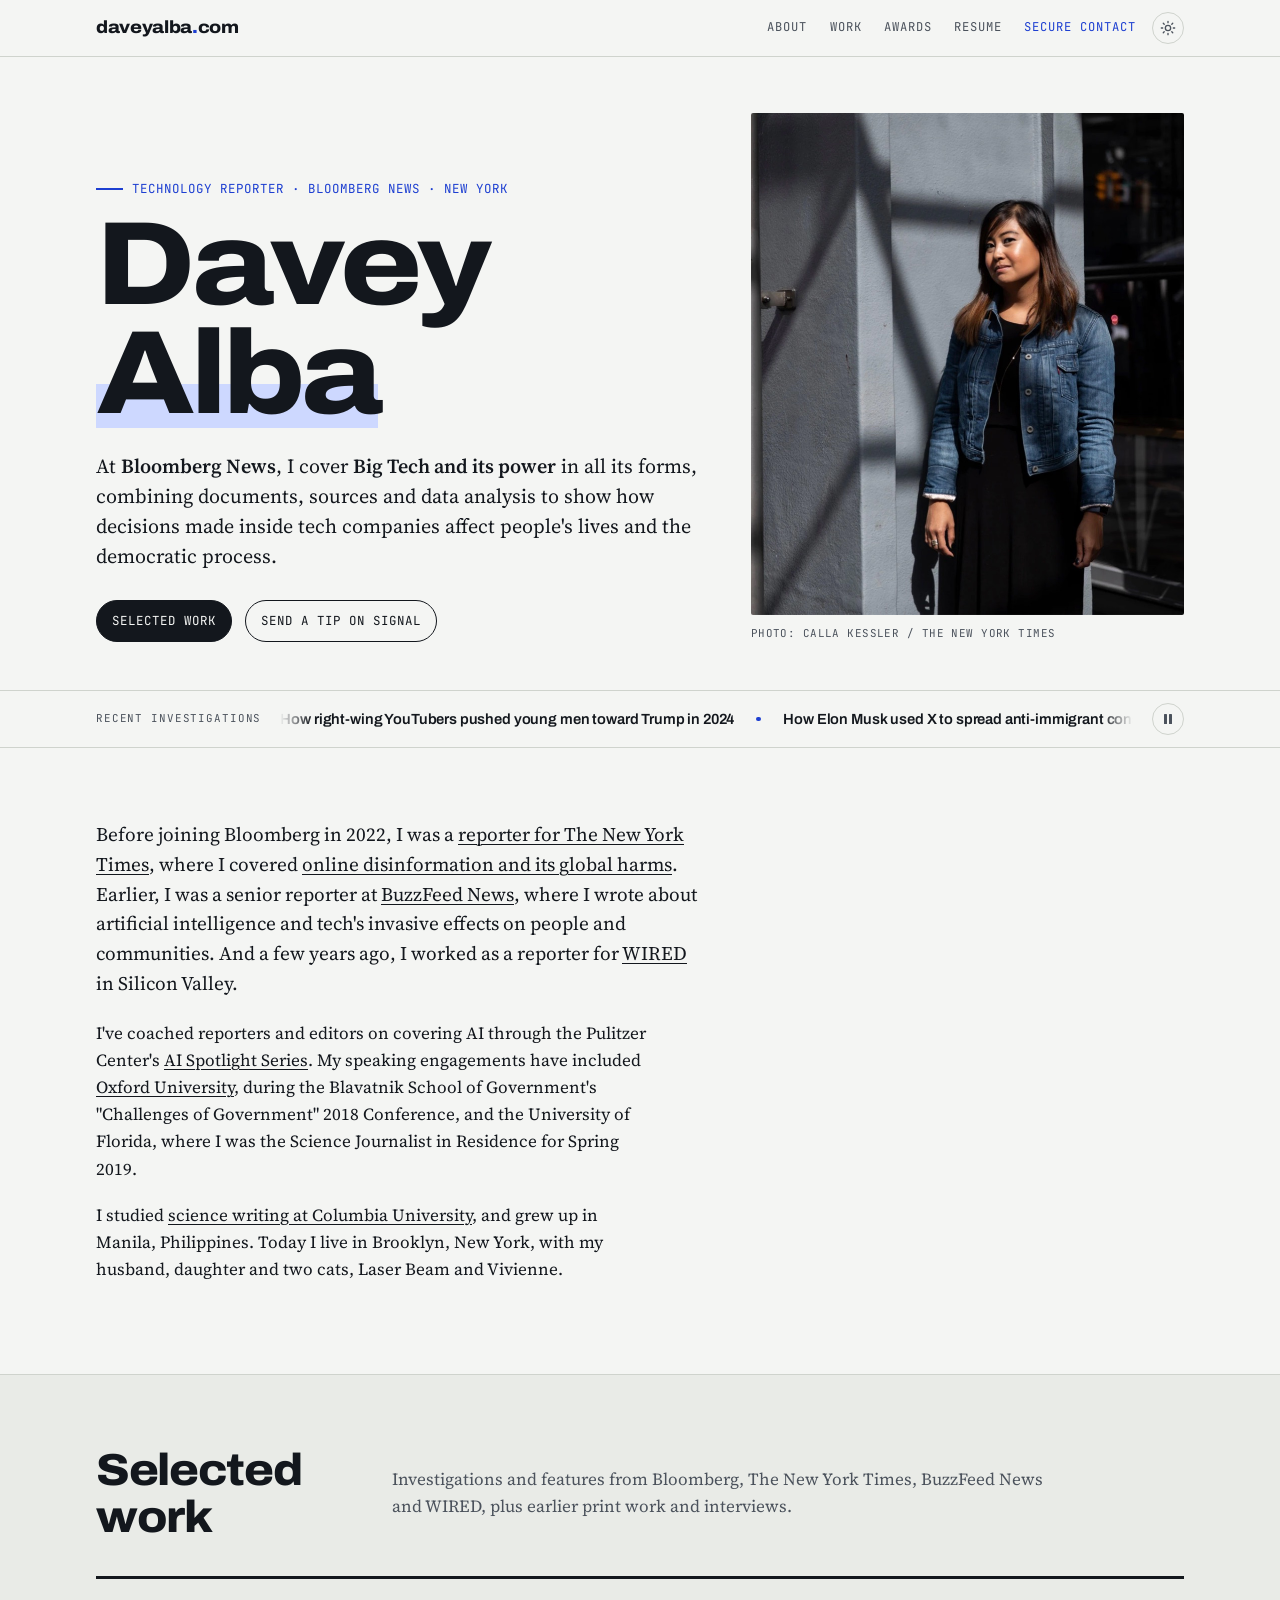
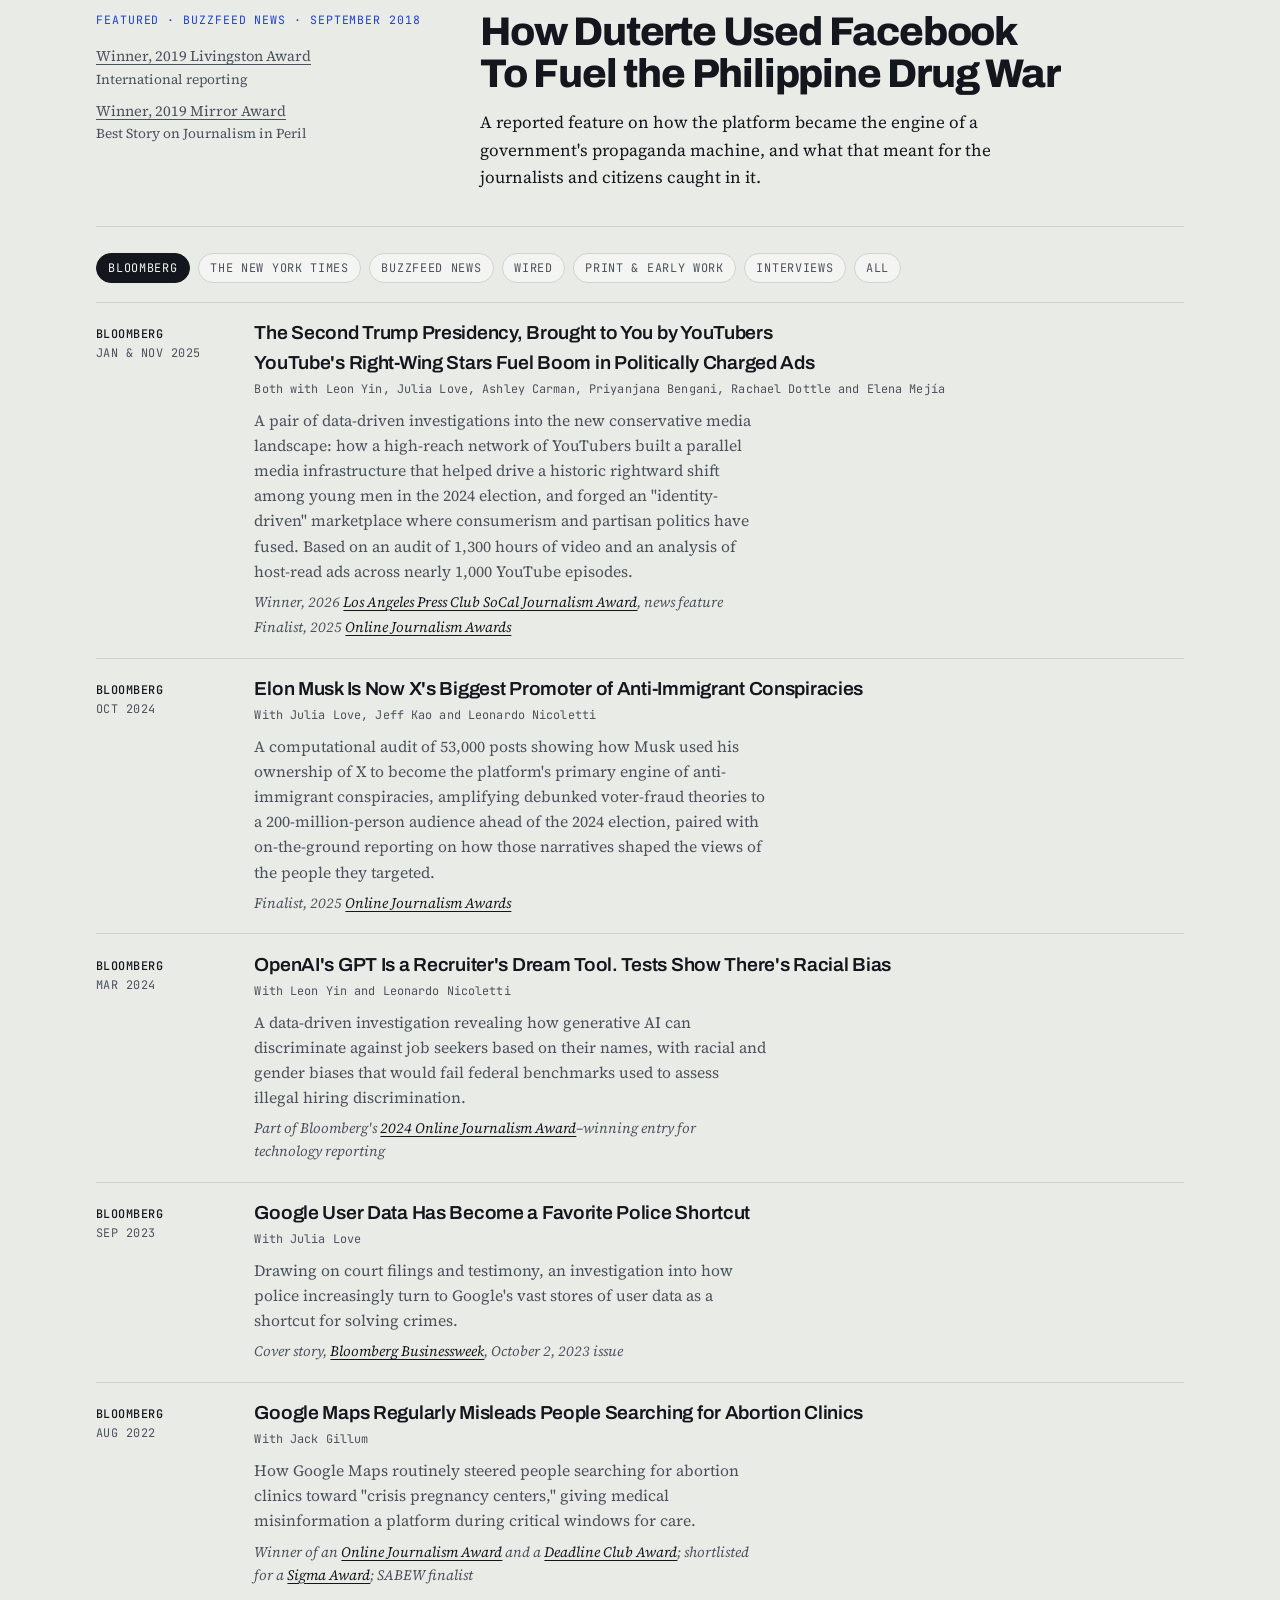
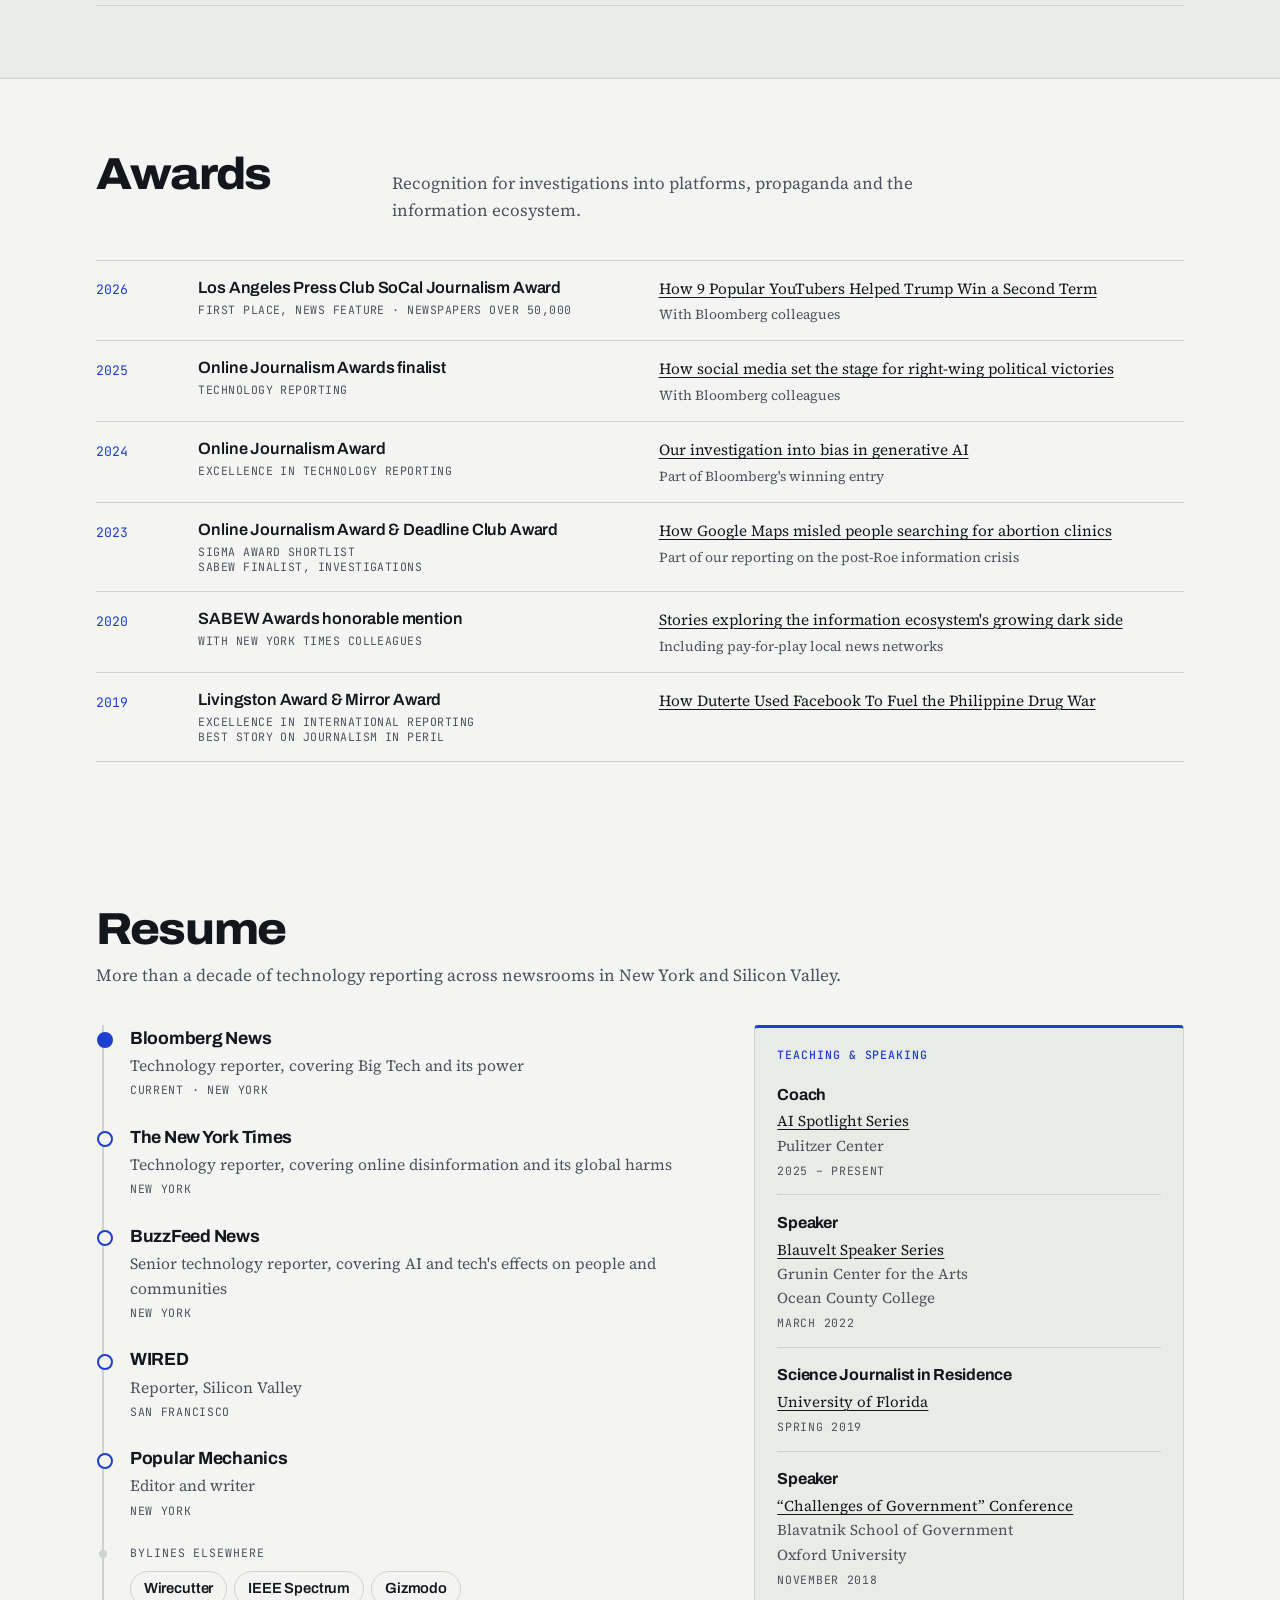
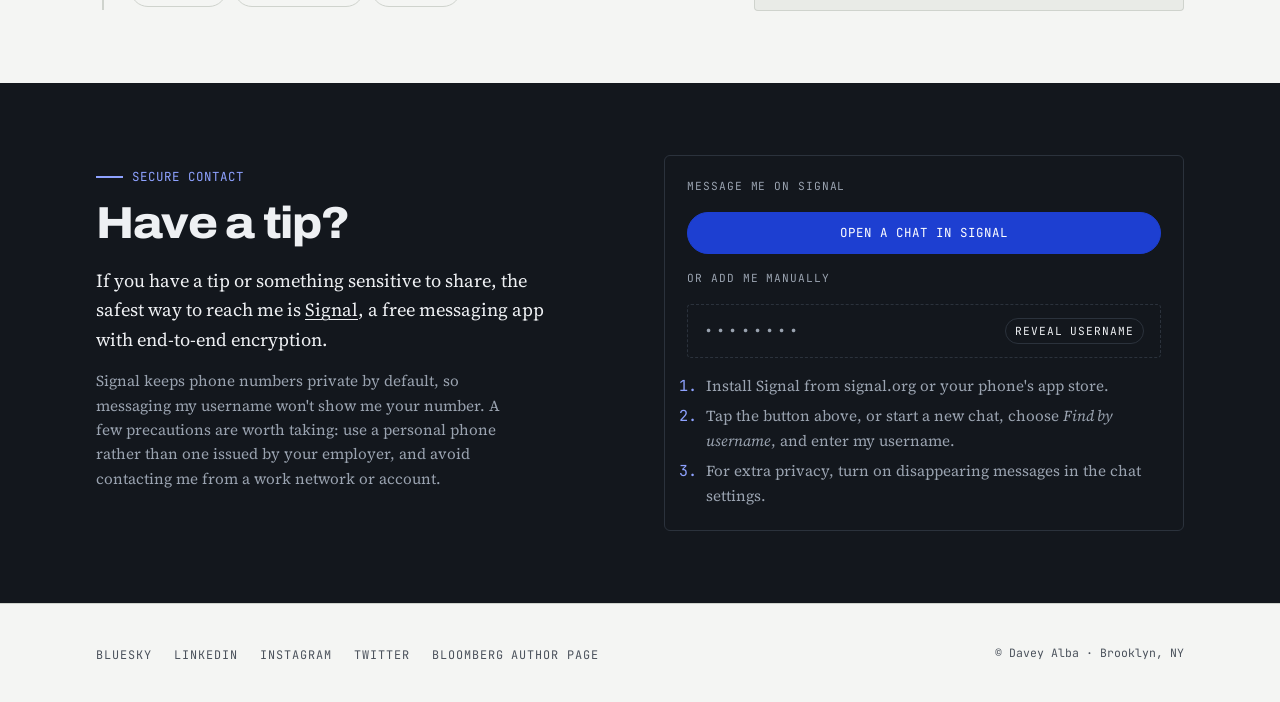
<file: index.html>
<!doctype html>
<html lang="en">
<head>
<meta charset="utf-8">
<meta name="viewport" content="width=device-width, initial-scale=1, viewport-fit=cover">
<title>Davey Alba</title>
<meta name="description" content="Davey Alba is a technology reporter for Bloomberg News covering Big Tech and its power.">
<link rel="canonical" href="https://www.daveyalba.com/">
<link rel="icon" href="favicon.svg" type="image/svg+xml">
<meta name="theme-color" content="#f4f5f3" media="(prefers-color-scheme: light)">
<meta name="theme-color" content="#0f1216" media="(prefers-color-scheme: dark)">
<meta property="og:type" content="website">
<meta property="og:site_name" content="Davey Alba">
<meta property="og:title" content="Davey Alba, technology reporter at Bloomberg News">
<meta property="og:description" content="Davey Alba is a technology reporter for Bloomberg News covering Big Tech and its power.">
<meta property="og:url" content="https://www.daveyalba.com/">
<meta property="og:image" content="https://www.daveyalba.com/images/davey-alba.jpg">
<meta property="og:image:width" content="863">
<meta property="og:image:height" content="1000">
<meta property="og:image:alt" content="Davey Alba standing on a New York City street in a denim jacket">
<meta name="twitter:card" content="summary">
<script>try{var t=localStorage.getItem('theme');if(t==='dark'||t==='light')document.documentElement.setAttribute('data-theme',t);}catch(e){}</script>
<link rel="preconnect" href="https://fonts.googleapis.com">
<link rel="stylesheet" href="https://fonts.googleapis.com/css2?family=Archivo:wdth,wght@100..125,500..900&family=Source+Serif+4:ital,opsz,wght@0,8..60,400;0,8..60,600;1,8..60,400&family=JetBrains+Mono:wght@400;500&display=swap">
<style>
/* Layout: a wire-service masthead and a left-aligned column of evidence — grotesque headlines, serif reading text, mono metadata like a document index. */
:root{
  --paper:#f4f5f3;
  --paper-2:#e9ebe7;
  --ink:#13171d;
  --ink-2:#4b525c;
  --line:#cfd3cd;
  --accent:#1d3fd1;
  --accent-ink:#ffffff;
  --mark-light:#cdd8ff;
  --mark-dark:#22306b;
  --mark:var(--mark-light);
  --panel:#13171d;
  --panel-fg:#eef0f3;
  --panel-muted:#9aa3b0;
  --panel-line:#2b323c;
  --panel-accent:#8ea2ff;
  --display:"Archivo",system-ui,"Helvetica Neue",Arial,sans-serif;
  --serif:"Source Serif 4",Georgia,"Times New Roman",serif;
  --mono:"JetBrains Mono",ui-monospace,SFMono-Regular,Menlo,monospace;
}
@media (prefers-color-scheme:dark){
  :root:not([data-theme="light"]){
    --paper:#0f1216;--paper-2:#171b21;--ink:#eceef1;--ink-2:#a3abb6;--line:#2a3039;
    --accent:#8ea2ff;--accent-ink:#0f1216;--mark:var(--mark-dark);
    --panel:#171b21;--panel-fg:#eceef1;--panel-muted:#9aa3b0;--panel-line:#2e353f;
    color-scheme:dark;
  }
}
:root[data-theme="dark"]{
  --paper:#0f1216;--paper-2:#171b21;--ink:#eceef1;--ink-2:#a3abb6;--line:#2a3039;
  --accent:#8ea2ff;--accent-ink:#0f1216;--mark:var(--mark-dark);
  --panel:#171b21;--panel-fg:#eceef1;--panel-muted:#9aa3b0;--panel-line:#2e353f;
  color-scheme:dark;
}
*{box-sizing:border-box}
html{scroll-behavior:smooth}
@media (prefers-reduced-motion:reduce){html{scroll-behavior:auto}*{transition:none!important;animation:none!important}}
body{margin:0;background:var(--paper);color:var(--ink);font-family:var(--serif);font-size:1.0625rem;line-height:1.6;-webkit-font-smoothing:antialiased}
body::before{content:"";position:fixed;inset:0 0 auto;height:env(safe-area-inset-top,0px);z-index:10;background:var(--paper)}
a{color:inherit;text-decoration-thickness:1px;text-underline-offset:.18em}
a:hover{color:var(--accent)}
:focus-visible{outline:2px solid var(--accent);outline-offset:3px;border-radius:2px}
h1,h2,h3{font-family:var(--display);text-wrap:balance;margin:0;line-height:1.05}
.wrap{max-width:1120px;margin-inline:auto;padding-left:max(16px,env(safe-area-inset-left,0px));padding-right:max(16px,env(safe-area-inset-right,0px))}
.mono{font-family:var(--mono);font-size:.78rem;letter-spacing:.02em;text-transform:uppercase;color:var(--ink-2)}
.eyebrow{font-family:var(--mono);font-size:.78rem;letter-spacing:.08em;text-transform:uppercase;color:var(--accent);display:flex;align-items:center;gap:.7em}
.eyebrow::before{content:"";width:2.2em;height:2px;background:var(--accent);display:inline-block}

/* nav */
.nav{position:sticky;top:env(safe-area-inset-top,0px);z-index:9;background:var(--paper);border-bottom:1px solid var(--line)}
.nav .wrap{display:flex;align-items:center;justify-content:space-between;gap:1rem;padding-block:.75rem;flex-wrap:wrap}
.wordmark{font-family:var(--display);font-weight:800;font-variation-settings:"wdth" 110;letter-spacing:-.02em;font-size:1.1rem;text-decoration:none}
.wordmark span{color:var(--accent)}
.nav ul{list-style:none;margin:0 0 0 auto;padding:0;display:flex;gap:1.1rem 1.4rem;flex-wrap:wrap}
.nav li a{font-family:var(--mono);font-size:.76rem;letter-spacing:.08em;text-transform:uppercase;text-decoration:none;color:var(--ink-2)}
.nav li a:hover{color:var(--accent)}
.nav li a.tip{color:var(--accent)}
.nav li{display:flex;align-items:center}
.theme{display:inline-flex;align-items:center;justify-content:center;width:2rem;height:2rem;border-radius:999px;border:1px solid var(--line);background:none;color:var(--ink-2);cursor:pointer;padding:0}
.theme:hover{color:var(--accent);border-color:var(--accent)}
.theme .moon{display:none}
:root[data-theme="dark"] .theme .sun{display:none}
:root[data-theme="dark"] .theme .moon{display:inline}
@media (prefers-color-scheme:dark){:root:not([data-theme="light"]) .theme .sun{display:none}:root:not([data-theme="light"]) .theme .moon{display:inline}}

/* hero */
.hero{padding-block:3.5rem 3rem}
.hero .wrap{display:grid;grid-template-columns:minmax(0,7fr) minmax(0,5fr);gap:3rem;align-items:end}
.hero h1{font-size:clamp(3.2rem,9.5vw,7.4rem);font-weight:800;font-variation-settings:"wdth" 112;letter-spacing:-.035em;line-height:.92}
.hero h1 em{font-style:normal;background:linear-gradient(transparent 58%,var(--mark) 58%,var(--mark) 92%,transparent 92%)}
.hero .role{margin:1.4rem 0 0;font-size:1.25rem;line-height:1.5;max-width:34em}
.hero .role strong{font-weight:600}
.cta{display:flex;gap:.8rem;flex-wrap:wrap;margin-top:1.8rem}
.btn{font-family:var(--mono);font-size:.78rem;letter-spacing:.08em;text-transform:uppercase;text-decoration:none;padding:.8em 1.2em;border:1.5px solid var(--ink);border-radius:999px;display:inline-flex;align-items:center;gap:.6em;transition:background .15s,color .15s}
.btn.primary{background:var(--ink);color:var(--paper)}
.btn.primary:hover{background:var(--accent);border-color:var(--accent);color:var(--accent-ink)}
.btn:hover{color:var(--accent);border-color:var(--accent)}
.portrait{margin:0;position:relative}
.portrait img{display:block;width:100%;max-width:100%;height:auto;aspect-ratio:1027/1190;object-fit:cover;border-radius:2px}
.portrait figcaption{font-family:var(--mono);font-size:.68rem;letter-spacing:.04em;color:var(--ink-2);margin-top:.6rem;text-transform:uppercase}
.strip{border-top:1px solid var(--line);border-bottom:1px solid var(--line)}
.strip .wrap{display:flex;gap:1.2rem;align-items:center;padding-block:.75rem}
.strip .k{font-family:var(--mono);font-size:.68rem;letter-spacing:.08em;text-transform:uppercase;color:var(--ink-2);flex:none}
.ticker{flex:1 1 auto;min-width:0}
.ticker ul{list-style:none;margin:0;padding:0;display:flex;flex-wrap:wrap;gap:.3rem 1.6rem}
.ticker a{font-family:var(--display);font-weight:600;font-size:.92rem;letter-spacing:-.01em;text-decoration:none}
.ticker a:hover{color:var(--accent);text-decoration:underline}
.ticker.run{overflow:hidden;-webkit-mask-image:linear-gradient(90deg,transparent,#000 2rem,#000 calc(100% - 2rem),transparent);mask-image:linear-gradient(90deg,transparent,#000 2rem,#000 calc(100% - 2rem),transparent)}
.ticker.run .ticker-track{display:flex;width:max-content;animation:ticker var(--ticker-dur,60s) linear infinite}
.ticker.run ul{flex-wrap:nowrap;gap:0}
.ticker.run li{white-space:nowrap;padding-right:3rem;position:relative}
.ticker.run li::after{content:"";position:absolute;right:1.4rem;top:50%;width:.3rem;height:.3rem;margin-top:-.15rem;border-radius:50%;background:var(--accent)}
.ticker.run:hover .ticker-track,.ticker.run:focus-within .ticker-track,.ticker.run.paused .ticker-track{animation-play-state:paused}
@keyframes ticker{to{transform:translateX(-50%)}}
.ticker-toggle{flex:none;display:inline-flex;align-items:center;justify-content:center;width:2rem;height:2rem;padding:0;background:none;border:1px solid var(--line);color:var(--ink-2);border-radius:999px;cursor:pointer}
.ticker-toggle .ic-play{display:none}
.ticker-toggle.is-paused .ic-play{display:block}
.ticker-toggle.is-paused .ic-pause{display:none}
.ticker-toggle:hover{color:var(--accent);border-color:var(--accent)}

/* sections */
section{padding-block:4.5rem}
.sec-head{display:grid;grid-template-columns:minmax(0,3fr) minmax(0,9fr);gap:2rem;margin-bottom:2.2rem;align-items:baseline}
.sec-head h2{font-size:clamp(1.9rem,4vw,2.8rem);font-weight:800;letter-spacing:-.03em;font-variation-settings:"wdth" 108}
.sec-head p{margin:0;color:var(--ink-2);max-width:40em;text-wrap:pretty}
.resume .sec-head p{max-width:none}

/* about */
.about .prose{max-width:68ch}
.prose p{margin:0 0 1.1em;max-width:62ch}
.prose p:first-child{font-size:1.2rem;line-height:1.55}

/* work */
.work{background:var(--paper-2);border-top:1px solid var(--line);border-bottom:1px solid var(--line)}
.featured{display:grid;grid-template-columns:minmax(0,4fr) minmax(0,8fr);gap:2rem;padding:2rem 0 2.2rem;border-top:3px solid var(--ink);border-bottom:1px solid var(--line);margin-bottom:1.6rem}
.featured .tag{font-family:var(--mono);font-size:.72rem;letter-spacing:.08em;text-transform:uppercase;color:var(--accent)}
.featured .awards{list-style:none;margin:1rem 0 0;padding:0;display:grid;gap:.7rem;font-size:.92rem;color:var(--ink-2)}
.featured .tag .nw{white-space:nowrap}
.featured .awards .cat{display:block;font-size:.85rem;color:var(--ink-2);line-height:1.35;margin-top:.1rem}
.featured h3{font-size:clamp(1.6rem,3.6vw,2.5rem);font-weight:800;letter-spacing:-.03em;line-height:1.05}
.featured h3 a{text-decoration:none}
.featured h3 a:hover{text-decoration:underline}
.featured .meta{margin-top:.7rem}
.featured p{margin:.9rem 0 0;max-width:60ch}
.filters{display:flex;gap:.5rem;flex-wrap:wrap;margin-bottom:1.2rem}
.filters button{font-family:var(--mono);font-size:.74rem;letter-spacing:.06em;text-transform:uppercase;border:1px solid var(--line);background:var(--paper);color:var(--ink-2);padding:.5em .95em;border-radius:999px;cursor:pointer}
.filters button[aria-pressed="true"]{background:var(--ink);color:var(--paper);border-color:var(--ink)}
.filters button:hover{border-color:var(--accent);color:var(--accent)}
.filters button[aria-pressed="true"]:hover{color:var(--paper)}
.clips{list-style:none;margin:0;padding:0;border-top:1px solid var(--line)}
.clip{display:grid;grid-template-columns:8.5rem minmax(0,1fr);gap:1.4rem;padding:1.15rem 0;border-bottom:1px solid var(--line)}
.clip .when{font-family:var(--mono);font-size:.74rem;letter-spacing:.04em;color:var(--ink-2);text-transform:uppercase;padding-top:.35em;font-variant-numeric:tabular-nums}
.clip .when b{display:block;font-weight:500;color:var(--ink)}
.clip h3{font-family:var(--display);font-weight:600;font-size:1.18rem;letter-spacing:-.015em;line-height:1.25;font-variation-settings:"wdth" 102}
.clip h3 a{text-decoration:none}
.clip h3 a:hover{color:var(--accent);text-decoration:underline}
.clip .with{font-family:var(--mono);font-size:.74rem;color:var(--ink-2);margin-top:.35rem;letter-spacing:.01em}
.clip p{margin:.55rem 0 0;max-width:64ch;color:var(--ink-2);font-size:.98rem}
.clip .note{margin:.45rem 0 0;font-size:.9rem;color:var(--ink-2);font-style:italic}
.clip .note+.note{margin-top:.15rem}
.clip .note a{color:var(--ink)}
.clip[hidden]{display:none}
.empty{padding:2rem 0;color:var(--ink-2);font-style:italic}

/* awards */
.ledger{list-style:none;margin:0;padding:0;border-top:1px solid var(--line)}
.ledger li{display:grid;grid-template-columns:5rem minmax(0,5fr) minmax(0,6fr);gap:1.4rem;padding:1rem 0;border-bottom:1px solid var(--line)}
.ledger .yr{font-family:var(--mono);font-size:.82rem;font-variant-numeric:tabular-nums;color:var(--accent);padding-top:.2em}
.ledger .aw{font-family:var(--display);font-weight:600;font-size:1.02rem;letter-spacing:-.01em;line-height:1.3}
.ledger .aw small{display:block;font-family:var(--mono);font-weight:400;font-size:.72rem;letter-spacing:.04em;text-transform:uppercase;color:var(--ink-2);margin-top:.3rem}
.ledger .for{font-size:.96rem;color:var(--ink-2)}
.ledger .for a{color:var(--ink)}
.ledger .aw small .ln{display:block}
.ledger .for{text-wrap:pretty}
.ledger .for .note{display:block;font-size:.86rem;line-height:1.4;margin-top:.25rem}

/* resume */
.resume .wrap{display:grid;grid-template-columns:minmax(0,7fr) minmax(0,5fr);gap:3.5rem}
.timeline{list-style:none;margin:0;padding:0;border-left:2px solid var(--line);margin-left:.4rem}
.timeline li{position:relative;padding:0 0 1.5rem 1.6rem}
.timeline li::before{content:"";position:absolute;left:-7px;top:.45em;width:12px;height:12px;border-radius:50%;background:var(--paper);border:2px solid var(--accent)}
.timeline li:first-child::before{background:var(--accent)}
.timeline .org{font-family:var(--display);font-weight:700;font-size:1.1rem;letter-spacing:-.015em}
.timeline .rl{font-size:.98rem;color:var(--ink-2)}
.timeline{padding-bottom:0}
.resume .wrap{row-gap:2.2rem}
.talks{background:var(--paper-2);border:1px solid var(--line);border-top:3px solid var(--accent);border-radius:4px;padding:1.3rem 1.4rem .4rem;align-self:start}
.talks h3{font-family:var(--mono);font-size:.72rem;font-weight:500;letter-spacing:.08em;text-transform:uppercase;color:var(--accent);margin:0 0 .4rem}
.talks ul{list-style:none;margin:0;padding:0}
.talks li{padding:.9rem 0;border-top:1px solid var(--line)}
.talks li:first-child{border-top:0}
.talks .role{font-family:var(--display);font-weight:700;font-size:1rem;letter-spacing:-.015em}
.talks .venue{font-size:.94rem;color:var(--ink-2);margin-top:.15rem;text-wrap:pretty}
.talks .venue a{color:var(--ink)}
.talks .venue .ln{display:block}
.talks .when{font-family:var(--mono);font-size:.72rem;letter-spacing:.06em;text-transform:uppercase;color:var(--ink-2);margin-top:.25rem}
.timeline li.else{padding-bottom:.2rem}
.timeline li.else::before{width:8px;height:8px;left:-5px;top:.35em;background:var(--line);border:0}
.timeline .lbl2{font-family:var(--mono);font-size:.72rem;letter-spacing:.08em;text-transform:uppercase;color:var(--ink-2);margin-bottom:.55rem}
.pubs{list-style:none;margin:0;padding:0;display:flex;flex-wrap:wrap;gap:.45rem}
.timeline .pubs li::before{content:none}
.timeline .pubs li{padding:.3rem .8rem}
.pubs li{font-family:var(--display);font-weight:600;font-size:.92rem;letter-spacing:-.01em;padding:.3rem .8rem;border:1px solid var(--line);border-radius:99px;background:var(--paper)}
.timeline .yr{font-family:var(--mono);font-size:.72rem;letter-spacing:.06em;text-transform:uppercase;color:var(--ink-2);margin-top:.2rem;font-variant-numeric:tabular-nums}

/* secure contact */
.secure{background:var(--panel);color:var(--panel-fg)}
.secure .wrap{display:grid;grid-template-columns:minmax(0,6fr) minmax(0,6fr);gap:3rem}
.secure h2{font-size:clamp(1.9rem,4vw,2.8rem);font-weight:800;letter-spacing:-.03em;font-variation-settings:"wdth" 108}
.secure .eyebrow{color:var(--panel-accent)}
.secure .eyebrow::before{background:var(--panel-accent)}
.secure a:not(.btn):hover{color:var(--panel-accent)}
.secure p{max-width:52ch}
.secure .lead{font-size:1.15rem;margin:1.2rem 0 0}
.secure .muted{color:var(--panel-muted);font-size:.95rem}
.sigbox{border:1px solid var(--panel-line);border-radius:6px;padding:1.4rem;display:grid;gap:1rem;align-content:start}
.sigbox .k{font-family:var(--mono);font-size:.7rem;letter-spacing:.08em;text-transform:uppercase;color:var(--panel-muted)}
.sigbox .btn{border-color:var(--panel-fg);color:var(--panel-fg);justify-content:center}
.sigbox .btn.primary{background:var(--accent);border-color:var(--accent);color:var(--accent-ink)}
.sigbox .btn.primary:hover{background:var(--panel-fg);border-color:var(--panel-fg);color:var(--panel)}
.sigbox .btn:hover{color:var(--panel-accent);border-color:var(--panel-accent)}
.uname{display:flex;align-items:center;justify-content:space-between;gap:1rem;border:1px dashed var(--panel-line);border-radius:4px;padding:.8rem 1rem;font-family:var(--mono);font-size:.95rem;min-height:3.2rem}
.uname code{font-family:inherit;user-select:all;white-space:nowrap;min-width:0}
.uname .ghost{color:var(--panel-muted);letter-spacing:.2em}
.uname code.scrambling{color:var(--panel-accent)}
.uname button:disabled{opacity:.6;cursor:default}
.uname button{font-family:var(--mono);font-size:.7rem;letter-spacing:.08em;text-transform:uppercase;background:none;border:1px solid var(--panel-line);color:var(--panel-fg);padding:.45em .8em;border-radius:999px;cursor:pointer;flex:none}
.uname button:hover{border-color:var(--panel-accent);color:var(--panel-accent)}
.steps{margin:0;padding-left:1.2em;font-size:.95rem;color:var(--panel-muted);display:grid;gap:.4rem}
.steps li::marker{font-family:var(--mono);color:var(--panel-accent)}

/* footer */
footer{padding-block:2.2rem;border-top:1px solid var(--line)}
footer .wrap{display:flex;justify-content:space-between;gap:1rem;flex-wrap:wrap;align-items:center}
footer ul{list-style:none;margin:0;padding:0;display:flex;gap:1.4rem;flex-wrap:wrap}
footer .ico{display:none;width:20px;height:20px}
footer a:hover{color:var(--accent)}
footer a{font-family:var(--mono);font-size:.74rem;letter-spacing:.08em;text-transform:uppercase;text-decoration:none;color:var(--ink-2)}
footer .copy{font-family:var(--mono);font-size:.72rem;color:var(--ink-2)}

@media (max-width:860px){
  .hero .wrap,.resume .wrap,.secure .wrap{grid-template-columns:1fr;gap:2.2rem}
  .hero .wrap{align-items:start}
  .portrait{max-width:420px}
  .sec-head{grid-template-columns:1fr;gap:.6rem}
  .featured{grid-template-columns:1fr;gap:1rem}
  .featured > div:first-child{display:contents}
  .featured .tag{order:1}
  .featured > div:last-child{order:2}
  .featured .awards{order:3;margin:.4rem 0 0;padding-top:1.1rem;border-top:1px solid var(--line);gap:.9rem}
  .featured .awards li{border-left:2px solid var(--accent);padding-left:.8rem}
  .ledger li{grid-template-columns:4rem minmax(0,1fr);gap:.8rem}
  .ledger .for{grid-column:2}
}
@media (max-width:520px){
  footer .wrap{display:block}
  footer ul{gap:1.6rem;align-items:center;justify-content:center}
  footer .ico{display:block}
  footer .lbl{position:absolute;width:1px;height:1px;overflow:hidden;clip:rect(0 0 0 0);white-space:nowrap}
  footer a{display:block;padding:.35rem;margin:-.35rem}
  footer .copy{display:block;margin-top:1.4rem;text-align:center}
  .nav .wrap{row-gap:.55rem}
  .nav .theme{order:1;margin-left:auto}
  .nav ul{order:2;flex-basis:100%;margin:0;flex-wrap:nowrap;justify-content:space-between;gap:.6rem}
  .nav li a{font-size:.68rem;letter-spacing:.05em;white-space:nowrap}
  section{padding-block:3.2rem}
  .hero{padding-block:1.6rem 2.4rem}
  .hero .wrap{gap:1.6rem}
  .eyebrow{font-size:.64rem;letter-spacing:.04em;gap:.5em;white-space:nowrap}
  .eyebrow::before{width:1.4em}
  .hero .role{font-size:1.08rem;margin-top:1rem}
  .cta{margin-top:1.3rem;gap:.6rem}
  .portrait{max-width:none}
  .portrait img{aspect-ratio:4/3;object-position:50% 28%}
  .strip .wrap{flex-wrap:wrap;gap:.5rem .8rem;justify-content:space-between}
  .ticker{order:3;flex-basis:100%}
  .clip{grid-template-columns:1fr;gap:.3rem}
}
@media (max-width:370px){
  .eyebrow{white-space:normal}
}
</style>

<script>
(function(){
  // Hero highlight rotates on each visit: blue tint, coral, mint, lilac, warm stone
  var H=[['#cdd8ff','#22306b'],['#ffc2b3','#6b2a1f'],['#bfe9d3','#1b4d38'],['#ded2ff','#3b2d6b'],['#e0d9cb','#3d382f']];
  var i;
  try{i=(parseInt(localStorage.getItem('hl'),10)+1)%H.length;if(isNaN(i))i=0;localStorage.setItem('hl',String(i));}
  catch(e){i=Math.floor(Math.random()*H.length);}
  var r=document.documentElement.style;r.setProperty('--mark-light',H[i][0]);r.setProperty('--mark-dark',H[i][1]);
})();
</script>
</head>
<body>

<header class="nav">
  <div class="wrap">
    <a class="wordmark" href="#top">daveyalba<span>.</span>com</a>
    <ul>
      <li><a href="#about">About</a></li>
      <li><a href="#work">Work</a></li>
      <li><a href="#awards">Awards</a></li>
      <li><a href="#resume">Resume</a></li>
      <li><a class="tip" href="#secure">Secure contact</a></li>
    </ul>
    <button type="button" class="theme" id="theme-toggle" aria-label="Switch to dark mode" title="Switch theme"><svg class="sun" width="16" height="16" viewBox="0 0 24 24" fill="none" stroke="currentColor" stroke-width="2" stroke-linecap="round" aria-hidden="true"><circle cx="12" cy="12" r="4"/><path d="M12 2v2M12 20v2M4.9 4.9l1.4 1.4M17.7 17.7l1.4 1.4M2 12h2M20 12h2M4.9 19.1l1.4-1.4M17.7 6.3l1.4-1.4"/></svg><svg class="moon" width="16" height="16" viewBox="0 0 24 24" fill="none" stroke="currentColor" stroke-width="2" stroke-linecap="round" stroke-linejoin="round" aria-hidden="true"><path d="M21 12.8A9 9 0 1 1 11.2 3a7 7 0 0 0 9.8 9.8z"/></svg></button>
  </div>
</header>

<main id="top">
  <section class="hero">
    <div class="wrap">
      <div>
        <p class="eyebrow">Technology reporter · Bloomberg News · New York</p>
        <h1>Davey <em>Alba</em></h1>
        <p class="role">At <strong>Bloomberg News</strong>, I cover <strong>Big Tech and its power</strong> in all its forms, combining documents, sources and data analysis to show how decisions made inside tech companies affect people's lives and the democratic process.</p>
        <div class="cta">
          <a class="btn primary" href="#work">Selected work</a>
          <a class="btn" href="#secure">Send a tip on Signal</a>
        </div>
      </div>
      <figure class="portrait">
        <img src="images/davey-alba.jpg" alt="Davey Alba standing on a New York City street in a denim jacket" width="1027" height="1190">
        <figcaption>Photo: Calla Kessler / The New York Times</figcaption>
      </figure>
    </div>
  </section>

  <div class="strip">
    <div class="wrap">
      <span class="k" id="ticker-label">Recent investigations</span>
      <div class="ticker" id="ticker">
        <div class="ticker-track" id="ticker-track">
          <ul aria-labelledby="ticker-label">
            <li><a href="https://www.bloomberg.com/graphics/2025-youtube-podcast-men-for-trump/">How right-wing YouTubers pushed young men toward Trump in 2024</a></li>
            <li><a href="https://www.bloomberg.com/graphics/2024-musk-x-election-influence-immigration/">How Elon Musk used X to spread anti-immigrant conspiracies</a></li>
            <li><a href="https://www.bloomberg.com/graphics/2024-openai-gpt-hiring-racial-discrimination/">How OpenAI's GPT showed racial bias against job seekers</a></li>
            <li><a href="https://www.bloomberg.com/news/features/2023-09-28/google-user-data-is-police-s-top-shortcut-for-solving-crimes">How Google user data became a police shortcut</a></li>
          </ul>
        </div>
      </div>
      <button type="button" class="ticker-toggle" id="ticker-toggle" aria-label="Pause headlines" title="Pause" hidden><svg class="ic-pause" width="12" height="12" viewBox="0 0 12 12" fill="currentColor" aria-hidden="true"><rect x="2" y="1" width="3" height="10" rx=".6"/><rect x="7" y="1" width="3" height="10" rx=".6"/></svg><svg class="ic-play" width="12" height="12" viewBox="0 0 12 12" fill="currentColor" aria-hidden="true"><path d="M3 1.4c0-.5.5-.8.9-.5l6.4 4.6c.4.3.4.8 0 1.1L3.900 11.100c-.4.3-.9 0-.9-.5z"/></svg></button>
    </div>
  </div>

  <section class="about" id="about">
    <div class="wrap">
      <div class="prose">
        <p>Before joining Bloomberg in 2022, I was a <a href="https://www.nytimes.com/by/davey-alba">reporter for The New York Times</a>, where I covered <a href="https://www.nytco.com/press/meet-our-new-tech-reporter-davey-alba/">online disinformation and its global harms</a>. Earlier, I was a senior reporter at <a href="https://www.buzzfeednews.com/author/daveyalba">BuzzFeed News</a>, where I wrote about artificial intelligence and tech's invasive effects on people and communities. And a few years ago, I worked as a reporter for <a href="https://www.wired.com/author/davey-alba">WIRED</a> in Silicon Valley.</p>
        <p>I've coached reporters and editors on covering AI through the Pulitzer Center's <a href="https://pulitzercenter.org/focus-areas/information-and-artificial-intelligence/ai-spotlight-series">AI Spotlight Series</a>. My speaking engagements have included <a href="https://www.bsg.ox.ac.uk/news/what-can-governments-do-if-they-want-support-their-citizens">Oxford University</a>, during the Blavatnik School of Government's "Challenges of Government" 2018 Conference, and the University of Florida, where I was the Science Journalist in Residence for Spring 2019.</p>
        <p>I studied <a href="https://apply.jrn.columbia.edu/register/AwardsAlbaLivingston">science writing at Columbia University</a>, and grew up in Manila, Philippines. Today I live in Brooklyn, New York, with my husband, daughter and two cats, Laser Beam and Vivienne.</p>
      </div>
    </div>
  </section>

  <section class="work" id="work">
    <div class="wrap">
      <div class="sec-head">
        <h2>Selected work</h2>
        <p>Investigations and features from Bloomberg, The New York Times, BuzzFeed News and WIRED, plus earlier print work and interviews.</p>
      </div>

      <article class="featured">
        <div>
          <div class="tag"><span class="nw">Featured · BuzzFeed News</span> · <span class="nw">September 2018</span></div>
          <ul class="awards">
            <li><a href="https://news.umich.edu/livingston-awards-for-young-journalists-announce-2019-winners/">Winner, 2019 Livingston Award</a><span class="cat">International reporting</span></li>
            <li><a href="https://web.archive.org/web/20191121142931/http://mirrorawards.syr.edu/2019/06/13/winners-announced-in-2019-mirror-awards-competition-for-media-industry-reporting/">Winner, 2019 Mirror Award</a><span class="cat">Best Story on Journalism in Peril</span></li>
          </ul>
        </div>
        <div>
          <h3><a href="https://www.buzzfeednews.com/article/daveyalba/facebook-philippines-dutertes-drug-war">How Duterte Used Facebook To Fuel the Philippine Drug War</a></h3>
          <p>A reported feature on how the platform became the engine of a government's propaganda machine, and what that meant for the journalists and citizens caught in it.</p>
        </div>
      </article>

      <div class="filters" role="group" aria-label="Filter work by outlet">
        <button type="button" data-f="bloomberg" aria-pressed="true" id="f-bloomberg">Bloomberg</button>
        <button type="button" data-f="nyt" aria-pressed="false" id="f-nyt">The New York Times</button>
        <button type="button" data-f="buzzfeed" aria-pressed="false" id="f-buzzfeed">BuzzFeed News</button>
        <button type="button" data-f="wired" aria-pressed="false" id="f-wired">WIRED</button>
        <button type="button" data-f="print" aria-pressed="false" id="f-print">Print &amp; early work</button>
        <button type="button" data-f="interviews" aria-pressed="false" id="f-interviews">Interviews</button>
        <button type="button" data-f="all" aria-pressed="false" id="f-all">All</button>
      </div>

      <ul class="clips" id="clips">
        <!-- Bloomberg -->
        <li class="clip" data-o="bloomberg"><div class="when"><b>Bloomberg</b>Jan &amp; Nov 2025</div><div>
          <h3><a href="https://www.bloomberg.com/graphics/2025-youtube-podcast-men-for-trump/">The Second Trump Presidency, Brought to You by YouTubers</a></h3>
          <h3 style="margin-top:.4rem"><a href="https://www.bloomberg.com/graphics/2025-conservative-youtube-stars-marketing-boom/">YouTube's Right-Wing Stars Fuel Boom in Politically Charged Ads</a></h3>
          <div class="with">Both with Leon Yin, Julia Love, Ashley Carman, Priyanjana Bengani, Rachael Dottle and Elena Mejía</div>
          <p>A pair of data-driven investigations into the new conservative media landscape: how a high-reach network of YouTubers built a parallel media infrastructure that helped drive a historic rightward shift among young men in the 2024 election, and forged an "identity-driven" marketplace where consumerism and partisan politics have fused. Based on an audit of 1,300 hours of video and an analysis of host-read ads across nearly 1,000 YouTube episodes.</p>
          <p class="note">Winner, 2026 <a href="https://lapressclub.org/wp-content/uploads/2026/06/SoCal-2026-Winners-06262026-2311.pdf">Los Angeles Press Club SoCal Journalism Award</a>, news feature</p>
          <p class="note">Finalist, 2025 <a href="https://awards.journalists.org/entries/how-social-media-set-the-stage-for-right-wing-political-victories/">Online Journalism Awards</a></p>
        </div></li>
        <li class="clip" data-o="bloomberg"><div class="when"><b>Bloomberg</b>Oct 2024</div><div>
          <h3><a href="https://www.bloomberg.com/graphics/2024-musk-x-election-influence-immigration/">Elon Musk Is Now X's Biggest Promoter of Anti-Immigrant Conspiracies</a></h3>
          <div class="with">With Julia Love, Jeff Kao and Leonardo Nicoletti</div>
          <p>A computational audit of 53,000 posts showing how Musk used his ownership of X to become the platform's primary engine of anti-immigrant conspiracies, amplifying debunked voter-fraud theories to a 200-million-person audience ahead of the 2024 election, paired with on-the-ground reporting on how those narratives shaped the views of the people they targeted.</p>
          <p class="note">Finalist, 2025 <a href="https://awards.journalists.org/entries/how-social-media-set-the-stage-for-right-wing-political-victories/">Online Journalism Awards</a></p>
        </div></li>
        <li class="clip" data-o="bloomberg"><div class="when"><b>Bloomberg</b>Mar 2024</div><div>
          <h3><a href="https://www.bloomberg.com/graphics/2024-openai-gpt-hiring-racial-discrimination/">OpenAI's GPT Is a Recruiter's Dream Tool. Tests Show There's Racial Bias</a></h3>
          <div class="with">With Leon Yin and Leonardo Nicoletti</div>
          <p>A data-driven investigation revealing how generative AI can discriminate against job seekers based on their names, with racial and gender biases that would fail federal benchmarks used to assess illegal hiring discrimination.</p>
          <p class="note">Part of Bloomberg's <a href="https://awards.journalists.org/entries/uncovering-bias-in-two-leading-ai-systems/">2024 Online Journalism Award</a>–winning entry for technology reporting</p>
        </div></li>
        <li class="clip" data-o="bloomberg"><div class="when"><b>Bloomberg</b>Sep 2023</div><div>
          <h3><a href="https://www.bloomberg.com/news/features/2023-09-28/google-user-data-is-police-s-top-shortcut-for-solving-crimes">Google User Data Has Become a Favorite Police Shortcut</a></h3>
          <div class="with">With Julia Love</div>
          <p>Drawing on court filings and testimony, an investigation into how police increasingly turn to Google's vast stores of user data as a shortcut for solving crimes.</p>
          <p class="note">Cover story, <a href="https://www.bloomberg.com/magazine/businessweek/23_41">Bloomberg Businessweek</a>, October 2, 2023 issue</p>
        </div></li>
        <li class="clip" data-o="bloomberg"><div class="when"><b>Bloomberg</b>Aug 2022</div><div>
          <h3><a href="https://www.bloomberg.com/graphics/2022-google-search-abortion-clinic-crisis-pregnancy-center/">Google Maps Regularly Misleads People Searching for Abortion Clinics</a></h3>
          <div class="with">With Jack Gillum</div>
          <p>How Google Maps routinely steered people searching for abortion clinics toward "crisis pregnancy centers," giving medical misinformation a platform during critical windows for care.</p>
          <p class="note">Winner of an <a href="https://awards.journalists.org/winners/2023/">Online Journalism Award</a> and a <a href="https://www.deadlineclub.org/2023-award-winners/">Deadline Club Award</a>; shortlisted for a <a href="https://web.archive.org/web/20231001013942/https://sigmaawards.org/google-maps-regularly-misleads-people-searching-for-abortion-clinics/">Sigma Award</a>; SABEW finalist</p>
        </div></li>

        <!-- NYT -->
        <li class="clip" data-o="nyt"><div class="when"><b>NY Times</b>Oct 2020</div><div>
          <h3><a href="https://www.nytimes.com/2020/10/18/technology/timpone-local-news-metric-media.html">As Local News Dies, a Pay-for-Play Network Rises in Its Place</a></h3>
          <div class="with">With Jack Nicas</div>
          <p>An investigation into a nationwide "pink slime" network of 1,300 sites, exposing how political operatives and corporate P.R. firms exploited the collapse of local news to plant pay-for-play propaganda disguised as independent community journalism.</p>
          <p class="note">Honorable mention at the <a href="https://www.nytco.com/press/times-wins-7-sabew-awards/">2020 SABEW Awards</a></p>
        </div></li>
        <li class="clip" data-o="nyt"><div class="when"><b>NY Times</b>Apr 2022</div><div><h3><a href="https://www.nytimes.com/2022/04/03/technology/robert-malone-covid.html">The Latest Covid Misinformation Star Says He Invented the Vaccines</a></h3></div></li>
        <li class="clip" data-o="nyt"><div class="when"><b>NY Times</b>Sep 2021</div><div><h3><a href="https://www.nytimes.com/live/2020/2020-election-misinformation-distortions#facebook-sent-flawed-data-to-misinformation-researchers">Facebook Sent Flawed Data To Misinformation Researchers</a></h3></div></li>
        <li class="clip" data-o="nyt"><div class="when"><b>NY Times</b>Aug 2021</div><div><h3><a href="https://www.nytimes.com/2021/08/20/technology/facebook-popular-posts.html">Facebook, Fearing Public Outcry, Shelved Earlier Report on Popular Posts</a></h3><div class="with">With Ryan Mac</div></div></li>
        <li class="clip" data-o="nyt"><div class="when"><b>NY Times</b>Jul 2021</div><div><h3><a href="https://www.nytimes.com/2021/07/30/technology/amazon-nooses-warehouse.html">Nooses, Anger and No Answers: Inside the Uproar Over a Future Amazon Site</a></h3></div></li>
        <li class="clip" data-o="nyt"><div class="when"><b>NY Times</b>Jun 2021</div><div><h3><a href="https://www.nytimes.com/interactive/2021/06/07/technology/trump-social-media-ban.html">What Happened When Trump Was Banned on Social Media</a></h3><div class="with">With Ella Koeze and Jacob Silver</div></div></li>
        <li class="clip" data-o="nyt"><div class="when"><b>NY Times</b>Feb 2020</div><div><h3><a href="https://www.nytimes.com/2020/02/06/business/facial-recognition-schools.html">Facial Recognition Moves Into a New Front: Schools</a></h3></div></li>
        <li class="clip" data-o="nyt"><div class="when"><b>NY Times</b>Dec 2019</div><div><h3><a href="https://www.nytimes.com/2019/12/15/technology/2020-campaigns-disinformation.html">2020 Campaigns Throw Their Hands up on Disinformation</a></h3></div></li>
        <li class="clip" data-o="nyt"><div class="when"><b>NY Times</b>Sep 2019</div><div><h3><a href="https://www.nytimes.com/2019/09/29/technology/facebook-disinformation.html">Ahead of 2020, Facebook Falls Short on Plan to Share Data on Disinformation</a></h3></div></li>

        <!-- BuzzFeed -->
        <li class="clip" data-o="buzzfeed"><div class="when"><b>BuzzFeed News</b>May 2019</div><div><h3><a href="https://www.buzzfeednews.com/article/daveyalba/datacamp-sexual-harassment-metoo-tech-startup">A Multimillion-Dollar Startup Hid A Sexual Harassment Incident By Its CEO, Then A Community of Outsiders Dragged It Into the Light</a></h3></div></li>
        <li class="clip" data-o="buzzfeed"><div class="when"><b>BuzzFeed News</b>Apr 2019</div><div><h3><a href="https://www.buzzfeednews.com/article/ryanmac/tech-men-accused-sexual-misconduct-new-jobs-metoo">These Tech Execs Faced #MeToo Allegations. They All Have New Jobs</a></h3><div class="with">With Ryan Mac</div><p class="note">Impact: <a href="https://www.buzzfeednews.com/article/daveyalba/ziprecruiter-resign-sexual-misconduct">A ZipRecruiter executive resigned</a> after details of alleged sexual misconduct surfaced</p></div></li>
        <li class="clip" data-o="buzzfeed"><div class="when"><b>BuzzFeed News</b>Mar 2019</div><div><h3><a href="https://www.buzzfeednews.com/article/daveyalba/these-documents-reveal-the-governments-detailed-plan-for">The US Government Will Be Scanning Your Face At 20 Top Airports, Documents Show</a></h3><p class="note">Impact: <a href="https://www.buzzfeednews.com/article/daveyalba/these-senators-want-homeland-security-to-pause-its-facial">Senators asked Homeland Security to "pause"</a> its airport facial recognition program</p></div></li>
        <li class="clip" data-o="buzzfeed"><div class="when"><b>BuzzFeed News</b>Feb 2019</div><div><h3><a href="https://www.buzzfeednews.com/article/josephbernstein/tomi-masters-down-the-rabbit-hole-i-go">"Down The Rabbit Hole I Go": How A Young Woman Followed Two Hackers' Lies To Her Death</a></h3><div class="with">With Joe Bernstein</div></div></li>
        <li class="clip" data-o="buzzfeed"><div class="when"><b>BuzzFeed News</b>Nov 2018</div><div><h3><a href="https://www.buzzfeednews.com/article/daveyalba/buzzfeed-to-end-forced-arbitration-policy-for-sexual">BuzzFeed Is Ending Forced Arbitration Policy For Sexual Harassment Claims Following Inquiries</a></h3></div></li>
        <li class="clip" data-o="buzzfeed"><div class="when"><b>BuzzFeed News</b>Oct 2018</div><div><h3><a href="https://www.buzzfeednews.com/article/daveyalba/amazon-facial-recognition-orlando-police-department">With No Laws To Guide It, Here's How Orlando Is Using Amazon's Facial Recognition Technology</a></h3></div></li>
        <li class="clip" data-o="buzzfeed"><div class="when"><b>BuzzFeed News</b>Aug 2018</div><div><h3><a href="https://www.buzzfeednews.com/article/daveyalba/we-tested-the-fbis-most-wanted-list-on-amazons-celebrity">We Tested The FBI's Most Wanted List On Amazon's Celebrity Recognition Tool. Then Things Got Weird</a></h3></div></li>
        <li class="clip" data-o="buzzfeed"><div class="when"><b>BuzzFeed News</b>Jul 2018</div><div><h3><a href="https://www.buzzfeednews.com/article/daveyalba/spotify-still-wont-enable-a-feature-that-would-let-its">Spotify Still Won't Let Users Block Their Harassers On Its Platform</a></h3></div></li>
        <li class="clip" data-o="buzzfeed"><div class="when"><b>BuzzFeed News</b>Apr 2018</div><div><h3><a href="https://www.buzzfeednews.com/article/daveyalba/kickstarter-perry-chen-founder-worship-turmoil">Perry Chen Says He Wants To Revitalize Kickstarter. Employees Say He's Doing the Opposite</a></h3></div></li>
        <li class="clip" data-o="buzzfeed"><div class="when"><b>BuzzFeed News</b>Apr 2018</div><div><h3><a href="https://www.buzzfeednews.com/article/daveyalba/mark-zuckerberg-artificial-intelligence-facebook-content-pro">Why Facebook Will Never Fully Solve Its Problems With AI</a></h3></div></li>
        <li class="clip" data-o="buzzfeed"><div class="when"><b>BuzzFeed News</b>Dec 2017</div><div><h3><a href="https://www.buzzfeed.com/daveyalba/youtube-search-rater-algorithms-children-disturbing-videos">YouTube Has A Massive Child Exploitation Problem. How Humans Train Its Search AI Is Partly Why</a></h3></div></li>
        <li class="clip" data-o="buzzfeed"><div class="when"><b>BuzzFeed News</b>Nov 2017</div><div><h3><a href="https://www.buzzfeed.com/daveyalba/can-tech-workers-complain-about-sexual-harassment-depends">Can Tech Workers Complain About Sexual Harassment? Depends What They Signed</a></h3></div></li>
        <li class="clip" data-o="buzzfeed"><div class="when"><b>BuzzFeed News</b>Oct 2017</div><div><h3><a href="https://www.buzzfeed.com/daveyalba/ev-williams-wants-to-save-media-again-but-some-writers-and">Ev Williams Wants To Save Media, Again. But Some Writers And Publishers Are Skeptical</a></h3></div></li>

        <!-- WIRED -->
        <li class="clip" data-o="wired"><div class="when"><b>WIRED</b>Apr 2017</div><div><h3><a href="https://www.wired.com/2017/04/zerochaos-google-ads-quality-raters/">The Hidden Laborers Training AI to Keep Ads Off Hateful YouTube Videos</a></h3></div></li>
        <li class="clip" data-o="wired"><div class="when"><b>WIRED</b>Mar 2016</div><div><h3><a href="https://www.wired.com/2016/03/fault-microsofts-teen-ai-turned-jerk/">It's Your Fault Microsoft's Teen AI Turned Into Such a Jerk</a></h3></div></li>
        <li class="clip" data-o="wired"><div class="when"><b>WIRED</b>Dec 2015</div><div><h3><a href="https://www.wired.com/2015/12/in-a-city-with-the-worlds-worst-traffic-uber-tries-to-fit-in/">In the City with the World's Worst Traffic, Uber Is an Awkward Fit</a></h3></div></li>
        <li class="clip" data-o="wired"><div class="when"><b>WIRED</b>Sep 2015</div><div><h3><a href="https://www.wired.com/2015/09/love-pizza-rat-dont-pizza-rat/">You Love Pizza Rat. You Don't Own Pizza Rat</a></h3></div></li>
        <li class="clip" data-o="wired"><div class="when"><b>WIRED</b>Aug 2015</div><div><h3><a href="https://www.wired.com/2015/08/stanford-artificial-intelligence-laboratorys-outreach-summer-program/">This Girls' Summer Camp Could Help Change the World of AI</a></h3></div></li>
        <li class="clip" data-o="wired"><div class="when"><b>WIRED</b>Aug 2015</div><div><h3><a href="https://www.wired.com/2015/08/jukin-media/">Inside the Company that's Made Viral Videos Big Business</a></h3></div></li>
        <li class="clip" data-o="wired"><div class="when"><b>WIRED</b>Jun 2015 · print</div><div><h3><a href="https://www.wired.com/2015/05/ellen-pao-trial/">It'd Be Crazy If VC Firms Didn't Fix Their Gender Problems</a></h3></div></li>
        <li class="clip" data-o="wired"><div class="when"><b>WIRED</b>Jan 2015</div><div><h3><a href="https://www.wired.com/2015/01/omniprocessor/">Bill Gates' Plan to Help the Developing World Profit From Its Sewage</a></h3></div></li>

        <!-- Print & early -->
        <li class="clip" data-o="print"><div class="when"><b>Popular Mechanics</b>Feb 2014 · cover</div><div><h3><a href="https://www.daveyalba.com/s/privacy.pdf">Privacy</a></h3><div class="with">Cover story, print issue (PDF)</div></div></li>
        <li class="clip" data-o="print"><div class="when"><b>Popular Mechanics</b>Nov 2014 · print</div><div><h3><a href="https://www.daveyalba.com/s/Atlas.pdf">A Robot for Any Disaster</a></h3><div class="with">Print issue (PDF)</div></div></li>
        <li class="clip" data-o="print"><div class="when"><b>Popular Mechanics</b>Sep 2014 · print</div><div><h3><a href="https://www.daveyalba.com/s/the-behemoth.pdf">The Behemoth</a></h3><div class="with">Print issue (PDF)</div></div></li>
        <li class="clip" data-o="print"><div class="when"><b>Columbia Journalism</b>Dec 2012</div><div><h3><a href="https://www.daveyalba.com/heat-wave/">A City's Fever Spell</a></h3><div class="with">Columbia University Graduate School of Journalism</div></div></li>
        <li class="clip" data-o="print"><div class="when"><b>Columbia Journalism</b>Nov 2012</div><div><h3><a href="https://www.daveyalba.com/fiber-optics/">Communication at the Speed of Light</a></h3><div class="with">Columbia University Graduate School of Journalism</div></div></li>

        <!-- Interviews -->
        <li class="clip" data-o="interviews"><div class="when"><b>WPSU</b>Apr 2026</div><div><h3><a href="https://radio.wpsu.org/2026-04-29/the-new-mainstream-media-how-lifestyle-podcasts-are-becoming-the-go-to-information-source-for-american-men">The New Mainstream Media: How Lifestyle Podcasts Are Becoming the Go-To Information Source for American Men</a></h3><div class="with">News Over Noise</div></div></li>
        <li class="clip" data-o="interviews"><div class="when"><b>MSNBC</b>Dec 2020</div><div><h3><a href="https://www.youtube.com/watch?v=_3HBp1pP7fg">Your Local Disinformation</a></h3><div class="with">Why Is This Happening? with Chris Hayes</div></div></li>
        <li class="clip" data-o="interviews"><div class="when"><b>UN Dispatch</b>Oct 2018</div><div><h3><a href="https://www.undispatch.com/duterte-philippines-drug-war/">How Facebook Abets Rodrigo Duterte's Drug War in the Philippines</a></h3></div></li>
        <li class="clip" data-o="interviews"><div class="when"><b>NPR</b>Mar 2015</div><div><h3><a href="https://www.npr.org/2015/03/28/396040883/assessing-the-ellen-pao-verdict">Assessing the Ellen Pao Verdict</a></h3><div class="with">All Things Considered</div></div></li>
        <li class="clip" data-o="interviews"><div class="when"><b>NPR</b>Mar 2015</div><div><h3><a href="https://www.npr.org/2015/03/14/393031791/a-gender-discrimination-trial-rocks-silicon-valley">A Gender Discrimination Trial Rocks Silicon Valley</a></h3><div class="with">All Things Considered</div></div></li>
      </ul>
    </div>
  </section>

  <section class="awards" id="awards">
    <div class="wrap">
      <div class="sec-head">
        <h2>Awards</h2>
        <p>Recognition for investigations into platforms, propaganda and the information ecosystem.</p>
      </div>
      <ul class="ledger">
        <li><span class="yr">2026</span><span class="aw">Los Angeles Press Club SoCal Journalism Award<small>First place, news feature · newspapers over 50,000</small></span><span class="for"><a href="https://lapressclub.org/wp-content/uploads/2026/06/SoCal-2026-Winners-06262026-2311.pdf">How 9 Popular YouTubers Helped Trump Win a Second Term</a><span class="note">With Bloomberg colleagues</span></span></li>
        <li><span class="yr">2025</span><span class="aw">Online Journalism Awards finalist<small>Technology reporting</small></span><span class="for"><a href="https://awards.journalists.org/entries/how-social-media-set-the-stage-for-right-wing-political-victories/">How social media set the stage for right-wing political victories</a><span class="note">With Bloomberg colleagues</span></span></li>
        <li><span class="yr">2024</span><span class="aw">Online Journalism Award<small>Excellence in technology reporting</small></span><span class="for"><a href="https://awards.journalists.org/entries/uncovering-bias-in-two-leading-ai-systems/">Our investigation into bias in generative AI</a><span class="note">Part of Bloomberg's winning entry</span></span></li>
        <li><span class="yr">2023</span><span class="aw">Online Journalism Award &amp; Deadline Club Award<small><span class="ln">Sigma Award shortlist</span><span class="ln">SABEW finalist, investigations</span></small></span><span class="for"><a href="https://www.bloomberg.com/graphics/2022-google-search-abortion-clinic-crisis-pregnancy-center/">How Google Maps misled people searching for abortion clinics</a><span class="note">Part of our reporting on the post-Roe information crisis</span></span></li>
        <li><span class="yr">2020</span><span class="aw">SABEW Awards honorable mention<small>With New York Times colleagues</small></span><span class="for"><a href="https://sabew.org/2020-best-in-business-honorees-judging-comments/">Stories exploring the information ecosystem's growing dark side</a><span class="note">Including pay-for-play local news networks</span></span></li>
        <li><span class="yr">2019</span><span class="aw">Livingston Award &amp; Mirror Award<small><span class="ln">Excellence in international reporting</span><span class="ln">Best Story on Journalism in Peril</span></small></span><span class="for"><a href="https://www.buzzfeednews.com/article/daveyalba/facebook-philippines-dutertes-drug-war">How Duterte Used Facebook To Fuel the Philippine Drug War</a></span></li>
      </ul>
    </div>
  </section>

  <section class="resume" id="resume">
    <div class="wrap">
        <div class="sec-head" style="grid-template-columns:1fr;gap:.6rem;grid-column:1/-1;margin-bottom:0">
          <h2>Resume</h2>
          <p>More than a decade of technology reporting across newsrooms in New&nbsp;York and Silicon&nbsp;Valley.</p>
        </div>
      <div>
        <ol class="timeline">
          <li><div class="org">Bloomberg News</div><div class="rl">Technology reporter, covering Big Tech and its power</div><div class="yr">Current · New York</div></li>
          <li><div class="org">The New York Times</div><div class="rl">Technology reporter, covering online disinformation and its global harms</div><div class="yr">New York</div></li>
          <li><div class="org">BuzzFeed News</div><div class="rl">Senior technology reporter, covering AI and tech's effects on people and communities</div><div class="yr">New York</div></li>
          <li><div class="org">WIRED</div><div class="rl">Reporter, Silicon Valley</div><div class="yr">San Francisco</div></li>
          <li><div class="org">Popular Mechanics</div><div class="rl">Editor and writer</div><div class="yr">New York</div></li>
          <li class="else"><div class="lbl2">Bylines elsewhere</div><ul class="pubs"><li>Wirecutter</li><li>IEEE Spectrum</li><li>Gizmodo</li></ul></li>
        </ol>
      </div>
      <aside class="talks">
        <h3>Teaching &amp; speaking</h3>
        <ul>
          <li><div class="role">Coach</div><div class="venue"><span class="ln"><a href="https://pulitzercenter.org/focus-areas/information-and-artificial-intelligence/ai-spotlight-series">AI Spotlight Series</a></span><span class="ln">Pulitzer Center</span></div><div class="when">2025 – present</div></li>
          <li><div class="role">Speaker</div><div class="venue"><span class="ln"><a href="https://www.newjerseystage.com/articles/2021/12/27/grunin-center-presents-a-conversation-with-davey-alba-on-march-2nd/">Blauvelt Speaker Series</a></span><span class="ln">Grunin Center for the Arts</span><span class="ln">Ocean County College</span></div><div class="when">March 2022</div></li>
          <li><div class="role">Science Journalist in Residence</div><div class="venue"><span class="ln"><a href="https://www.jou.ufl.edu/sjr/sjr-previous-talks/">University of Florida</a></span></div><div class="when">Spring 2019</div></li>
          <li><div class="role">Speaker</div><div class="venue"><span class="ln"><a href="https://www.bsg.ox.ac.uk/news/what-can-governments-do-if-they-want-support-their-citizens">&ldquo;Challenges of Government&rdquo; Conference</a></span><span class="ln">Blavatnik School of Government</span><span class="ln">Oxford University</span></div><div class="when">November 2018</div></li>
        </ul>
      </aside>
    </div>
  </section>

  <section class="secure" id="secure">
    <div class="wrap">
      <div>
        <p class="eyebrow">Secure contact</p>
        <h2>Have a tip?</h2>
        <p class="lead">If you have a tip or something sensitive to share, the safest way to reach me is <a href="https://signal.org/">Signal</a>, a free messaging app with end-to-end encryption.</p>
        <p class="muted">Signal keeps phone numbers private by default, so messaging my username won't show me your number. A few precautions are worth taking: use a personal phone rather than one issued by your employer, and avoid contacting me from a work network or account.</p>
      </div>
      <div class="sigbox">
        <span class="k">Message me on Signal</span>
        <a class="btn primary" id="sig-link" href="https://signal.me/#eu/WYfXuKrNSfLP9KqyuPVr57alwDkolZiHCRPzQyeFXZm4rh7WQAhAX7NBG_a8a_7r">Open a chat in Signal</a>
        <span class="k">Or add me manually</span>
        <div class="uname">
          <code id="sig-user"><span class="ghost">••••••••</span></code>
          <button type="button" id="sig-reveal">Reveal username</button>
        </div>
        <ol class="steps">
          <li>Install Signal from signal.org or your phone's app store.</li>
          <li>Tap the button above, or start a new chat, choose <em>Find by username</em>, and enter my username.</li>
          <li>For extra privacy, turn on disappearing messages in the chat settings.</li>
        </ol>
      </div>
    </div>
  </section>
</main>

<footer>
  <!-- Footer icons: Font Awesome Free 6.7.2, https://fontawesome.com, CC BY 4.0 -->
  <div class="wrap">
    <ul>
      <li><a href="https://bsky.app/profile/davey.bsky.social" aria-label="Bluesky" title="Bluesky"><svg class="ico" viewBox="0 0 512 512" width="20" height="20" aria-hidden="true" focusable="false"><path fill="currentColor" d="M111.8 62.2C170.2 105.9 233 194.7 256 242.4c23-47.6 85.8-136.4 144.2-180.2c42.1-31.6 110.3-56 110.3 21.8c0 15.5-8.9 130.5-14.1 149.2C478.2 298 412 314.6 353.1 304.5c102.9 17.5 129.1 75.5 72.5 133.5c-107.4 110.2-154.3-27.6-166.3-62.9l0 0c-1.7-4.9-2.6-7.8-3.3-7.8s-1.6 3-3.3 7.8l0 0c-12 35.3-59 173.1-166.3 62.9c-56.5-58-30.4-116 72.5-133.5C100 314.6 33.8 298 15.7 233.1C10.4 214.4 1.5 99.4 1.5 83.9c0-77.8 68.2-53.4 110.3-21.8z"/></svg><span class="lbl">Bluesky</span></a></li>
      <li><a href="https://www.linkedin.com/in/davey-alba/" aria-label="LinkedIn" title="LinkedIn"><svg class="ico" viewBox="0 0 448 512" width="20" height="20" aria-hidden="true" focusable="false"><path fill="currentColor" d="M100.28 448H7.4V148.9h92.88zM53.79 108.1C24.09 108.1 0 83.5 0 53.8a53.79 53.79 0 0 1 107.58 0c0 29.7-24.1 54.3-53.79 54.3zM447.9 448h-92.68V302.4c0-34.7-.7-79.2-48.29-79.2-48.29 0-55.69 37.7-55.69 76.7V448h-92.78V148.9h89.08v40.8h1.3c12.4-23.5 42.69-48.3 87.88-48.3 94 0 111.28 61.9 111.28 142.3V448z"/></svg><span class="lbl">LinkedIn</span></a></li>
      <li><a href="https://www.instagram.com/daveya/" aria-label="Instagram" title="Instagram"><svg class="ico" viewBox="0 0 448 512" width="20" height="20" aria-hidden="true" focusable="false"><path fill="currentColor" d="M224.1 141c-63.6 0-114.9 51.3-114.9 114.9s51.3 114.9 114.9 114.9S339 319.5 339 255.9 287.7 141 224.1 141zm0 189.6c-41.1 0-74.7-33.5-74.7-74.7s33.5-74.7 74.7-74.7 74.7 33.5 74.7 74.7-33.6 74.7-74.7 74.7zm146.4-194.3c0 14.9-12 26.8-26.8 26.8-14.9 0-26.8-12-26.8-26.8s12-26.8 26.8-26.8 26.8 12 26.8 26.8zm76.1 27.2c-1.7-35.9-9.9-67.7-36.2-93.9-26.2-26.2-58-34.4-93.9-36.2-37-2.1-147.9-2.1-184.9 0-35.8 1.7-67.6 9.9-93.9 36.1s-34.4 58-36.2 93.9c-2.1 37-2.1 147.9 0 184.9 1.7 35.9 9.9 67.7 36.2 93.9s58 34.4 93.9 36.2c37 2.1 147.9 2.1 184.9 0 35.9-1.7 67.7-9.9 93.9-36.2 26.2-26.2 34.4-58 36.2-93.9 2.1-37 2.1-147.8 0-184.8zM398.8 388c-7.8 19.6-22.9 34.7-42.6 42.6-29.5 11.7-99.5 9-132.1 9s-102.7 2.6-132.1-9c-19.6-7.8-34.7-22.9-42.6-42.6-11.7-29.5-9-99.5-9-132.1s-2.6-102.7 9-132.1c7.8-19.6 22.9-34.7 42.6-42.6 29.5-11.7 99.5-9 132.1-9s102.7-2.6 132.1 9c19.6 7.8 34.7 22.9 42.6 42.6 11.7 29.5 9 99.5 9 132.1s2.7 102.7-9 132.1z"/></svg><span class="lbl">Instagram</span></a></li>
      <li><a href="https://twitter.com/daveyalba" aria-label="Twitter" title="Twitter"><svg class="ico" viewBox="0 0 512 512" width="20" height="20" aria-hidden="true" focusable="false"><path fill="currentColor" d="M459.37 151.716c.325 4.548.325 9.097.325 13.645 0 138.72-105.583 298.558-298.558 298.558-59.452 0-114.68-17.219-161.137-47.106 8.447.974 16.568 1.299 25.34 1.299 49.055 0 94.213-16.568 130.274-44.832-46.132-.975-84.792-31.188-98.112-72.772 6.498.974 12.995 1.624 19.818 1.624 9.421 0 18.843-1.3 27.614-3.573-48.081-9.747-84.143-51.98-84.143-102.985v-1.299c13.969 7.797 30.214 12.67 47.431 13.319-28.264-18.843-46.781-51.005-46.781-87.391 0-19.492 5.197-37.36 14.294-52.954 51.655 63.675 129.3 105.258 216.365 109.807-1.624-7.797-2.599-15.918-2.599-24.04 0-57.828 46.782-104.934 104.934-104.934 30.213 0 57.502 12.67 76.67 33.137 23.715-4.548 46.456-13.32 66.599-25.34-7.798 24.366-24.366 44.833-46.132 57.827 21.117-2.273 41.584-8.122 60.426-16.243-14.292 20.791-32.161 39.308-52.628 54.253z"/></svg><span class="lbl">Twitter</span></a></li>
      <li><a href="https://www.bloomberg.com/authors/AVvdlCVOfng/davey-alba" aria-label="Bloomberg author page" title="Bloomberg author page"><svg class="ico" viewBox="0 0 512 512" width="20" height="20" aria-hidden="true" focusable="false"><path fill="currentColor" d="M96 96c0-35.3 28.7-64 64-64l288 0c35.3 0 64 28.7 64 64l0 320c0 35.3-28.7 64-64 64L80 480c-44.2 0-80-35.8-80-80L0 128c0-17.7 14.3-32 32-32s32 14.3 32 32l0 272c0 8.8 7.2 16 16 16s16-7.2 16-16L96 96zm64 24l0 80c0 13.3 10.7 24 24 24l112 0c13.3 0 24-10.7 24-24l0-80c0-13.3-10.7-24-24-24L184 96c-13.3 0-24 10.7-24 24zm208-8c0 8.8 7.2 16 16 16l48 0c8.8 0 16-7.2 16-16s-7.2-16-16-16l-48 0c-8.8 0-16 7.2-16 16zm0 96c0 8.8 7.2 16 16 16l48 0c8.8 0 16-7.2 16-16s-7.2-16-16-16l-48 0c-8.8 0-16 7.2-16 16zM160 304c0 8.8 7.2 16 16 16l256 0c8.8 0 16-7.2 16-16s-7.2-16-16-16l-256 0c-8.8 0-16 7.2-16 16zm0 96c0 8.8 7.2 16 16 16l256 0c8.8 0 16-7.2 16-16s-7.2-16-16-16l-256 0c-8.8 0-16 7.2-16 16z"/></svg><span class="lbl">Bloomberg author page</span></a></li>
    </ul>
    <span class="copy">© Davey Alba · Brooklyn, NY</span>
  </div>
</footer>

<script>
(function(){
  // Theme toggle: explicit choice wins over the system setting and is remembered on this device
  var root=document.documentElement,tbtn=document.getElementById('theme-toggle');
  try{var saved=localStorage.getItem('theme');if(saved==='dark'||saved==='light'){root.setAttribute('data-theme',saved);}}catch(e){}
  function isDark(){var t=root.getAttribute('data-theme');if(t)return t==='dark';return matchMedia('(prefers-color-scheme: dark)').matches;}
  function label(){tbtn.setAttribute('aria-label',isDark()?'Switch to light mode':'Switch to dark mode');}
  tbtn.addEventListener('click',function(){var next=isDark()?'light':'dark';root.setAttribute('data-theme',next);try{localStorage.setItem('theme',next);}catch(e){}label();});
  label();

  // Headline ticker: loops a cloned copy of the list; stays a static list with reduced motion or no script
  (function(){
    var box=document.getElementById('ticker'),track=document.getElementById('ticker-track'),tog=document.getElementById('ticker-toggle');
    if(matchMedia('(prefers-reduced-motion: reduce)').matches)return;
    var copy=track.querySelector('ul').cloneNode(true);
    copy.removeAttribute('aria-labelledby');
    copy.setAttribute('aria-hidden','true');
    copy.querySelectorAll('a').forEach(function(a){a.tabIndex=-1;});
    track.appendChild(copy);
    box.classList.add('run');
    function pace(){track.style.setProperty('--ticker-dur',Math.max(30,track.scrollWidth/2/45)+'s');}
    pace();
    if(document.fonts&&document.fonts.ready)document.fonts.ready.then(pace);
    tog.hidden=false;
    tog.addEventListener('click',function(){
      var p=box.classList.toggle('paused');
      tog.classList.toggle('is-paused',p);
      tog.setAttribute('aria-label',p?'Play headlines':'Pause headlines');
      tog.title=p?'Play':'Pause';
    });
  })();

  // Outlet filter
  var buttons=document.querySelectorAll('.filters button');
  var clips=document.querySelectorAll('#clips .clip');
  function apply(f){
    buttons.forEach(function(b){b.setAttribute('aria-pressed',String(b.dataset.f===f));});
    clips.forEach(function(c){c.hidden=!(f==='all'||c.dataset.o===f);});
  }
  buttons.forEach(function(b){b.addEventListener('click',function(){apply(b.dataset.f);});});
  var h=(location.hash||'').replace('#','');
  if(/^(bloomberg|nyt|buzzfeed|wired|print|interviews|all)$/.test(h)){apply(h);document.getElementById('work').scrollIntoView();}
  else{apply('bloomberg');}

  // Signal username reveal (kept behind a click so scrapers don't harvest it)
  var USER='daveyalba.01';
  var btn=document.getElementById('sig-reveal'),out=document.getElementById('sig-user');
  var shown=false;
  var GLYPHS='abcdefghijklmnopqrstuvwxyz0123456789.#@$%&*';
  function unscramble(done){
    var reduce=matchMedia('(prefers-reduced-motion: reduce)').matches;
    if(reduce){out.textContent=USER;done();return;}
    var n=USER.length,start=null,dur=1100,per=dur/n;
    out.classList.add('scrambling');
    function frame(t){
      if(start===null)start=t;
      var e=t-start,txt='';
      for(var i=0;i<n;i++){
        var ch=USER[i];
        if(e>=per*(i+1))txt+=ch;
        else txt+=GLYPHS[Math.floor(Math.random()*GLYPHS.length)];
      }
      out.textContent=txt;
      if(e<dur)requestAnimationFrame(frame);else{out.textContent=USER;out.classList.remove('scrambling');done();}
    }
    requestAnimationFrame(frame);
  }
  btn.addEventListener('click',function(){
    if(!shown){shown=true;btn.disabled=true;btn.textContent='…';unscramble(function(){btn.disabled=false;btn.textContent='Copy';});return;}
    var done=function(){btn.textContent='Copied';setTimeout(function(){btn.textContent='Copy';},1500);};
    try{navigator.clipboard.writeText(USER).then(done,function(){selectAll();});}catch(e){selectAll();}
    function selectAll(){var r=document.createRange();r.selectNodeContents(out);var s=getSelection();s.removeAllRanges();s.addRange(r);}
  });
})();
</script>
</body>
</html>
</file>
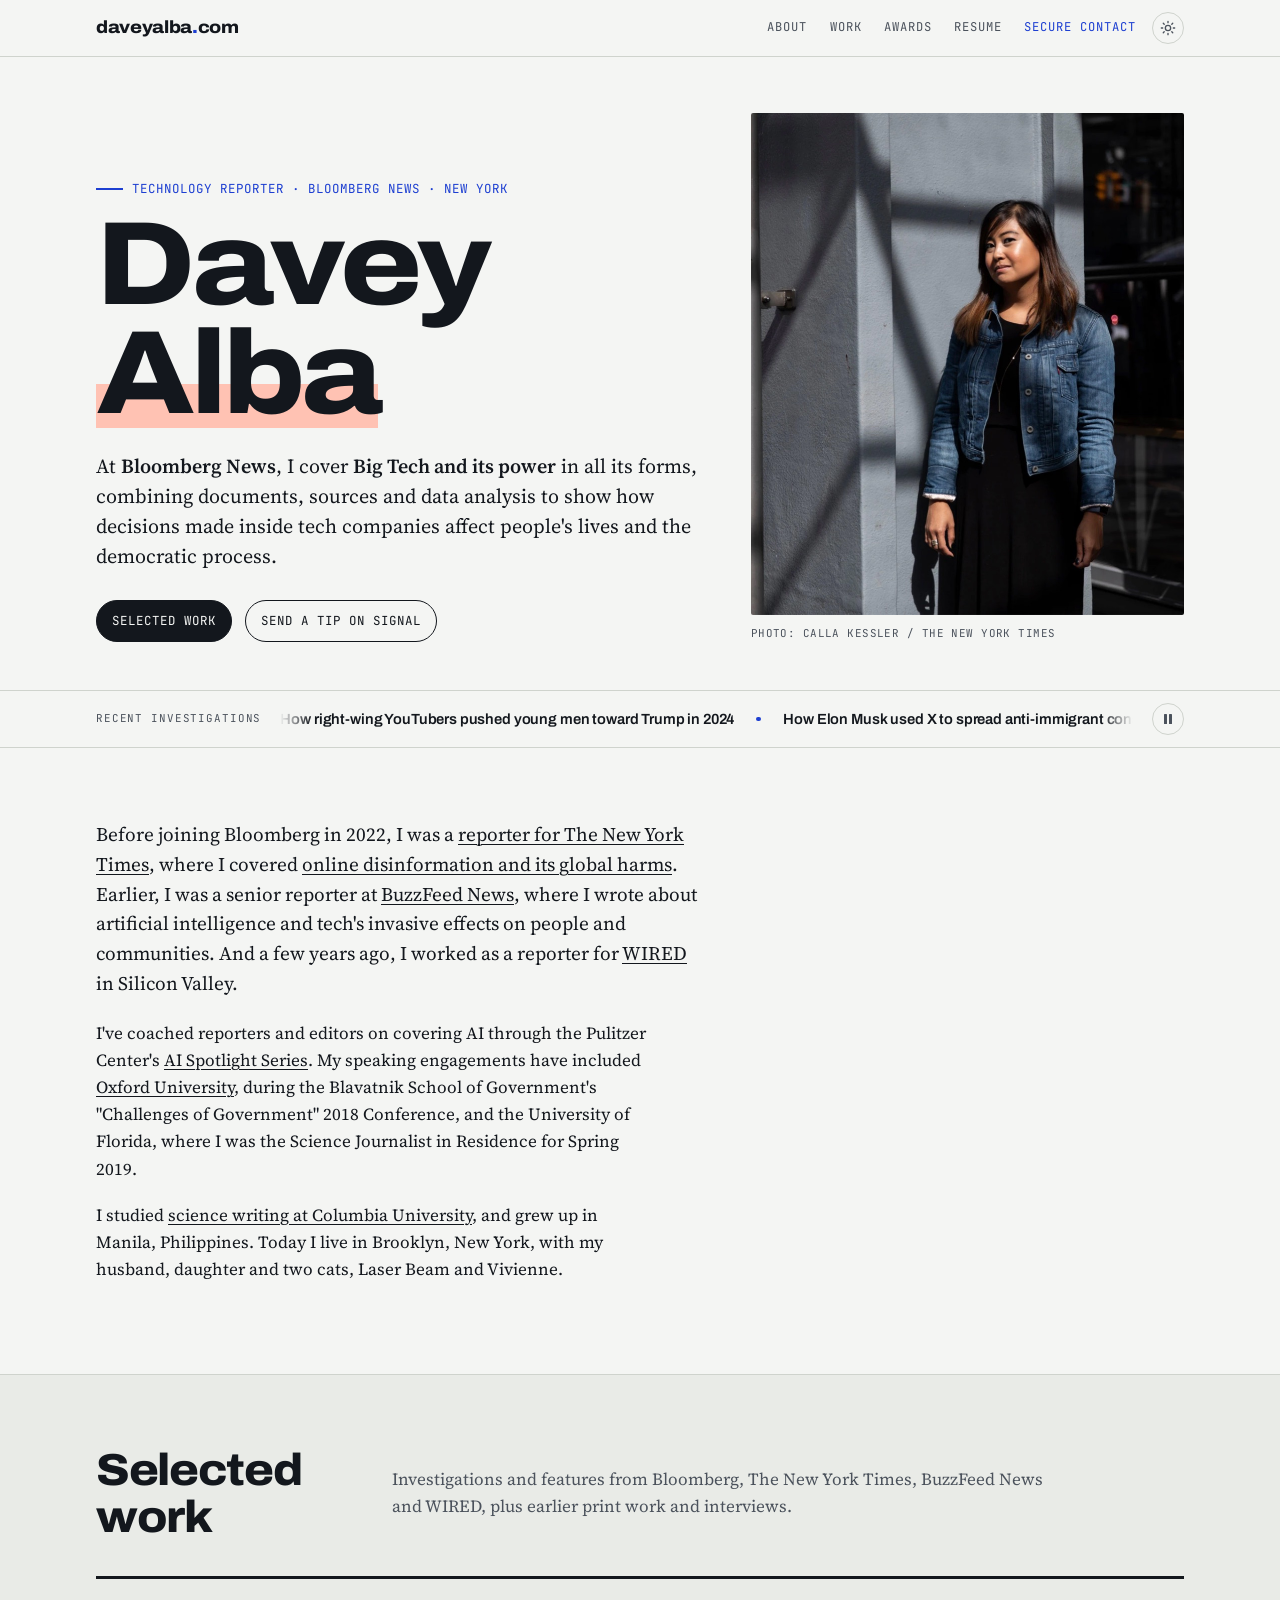
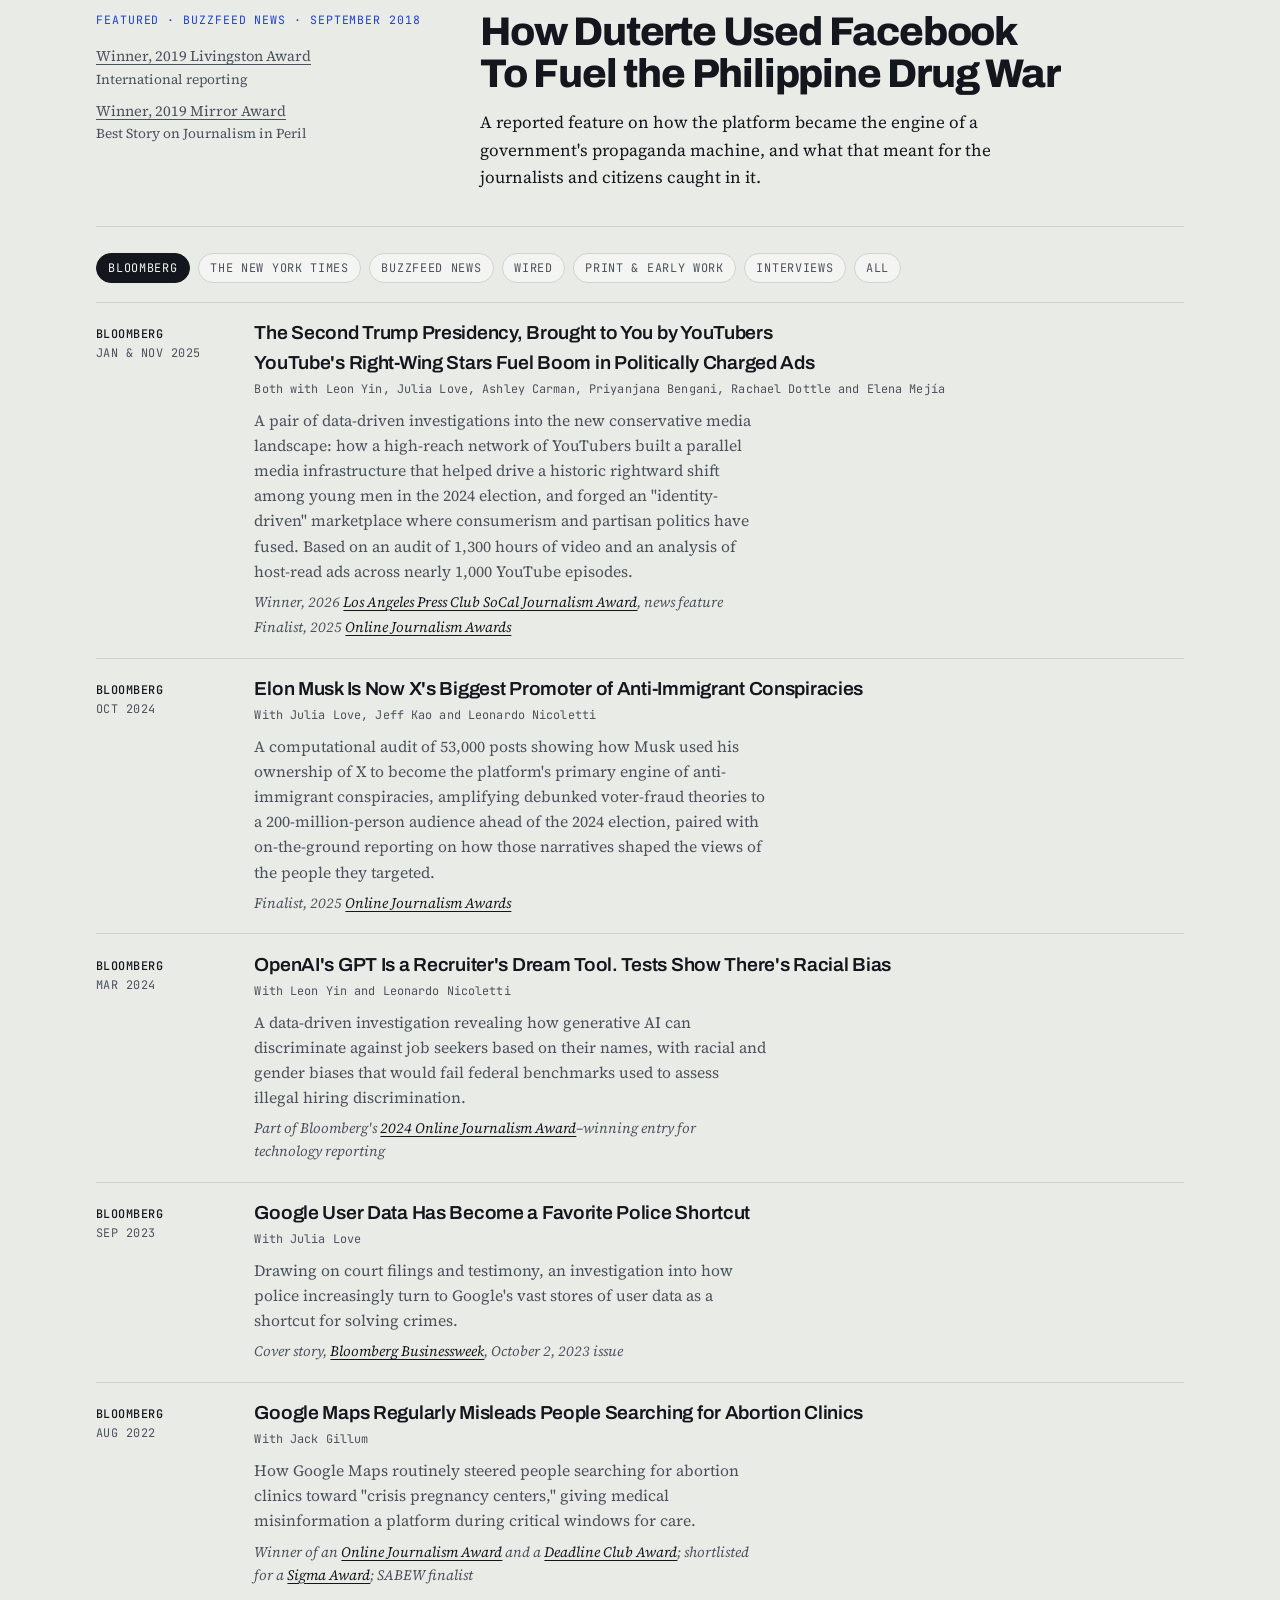
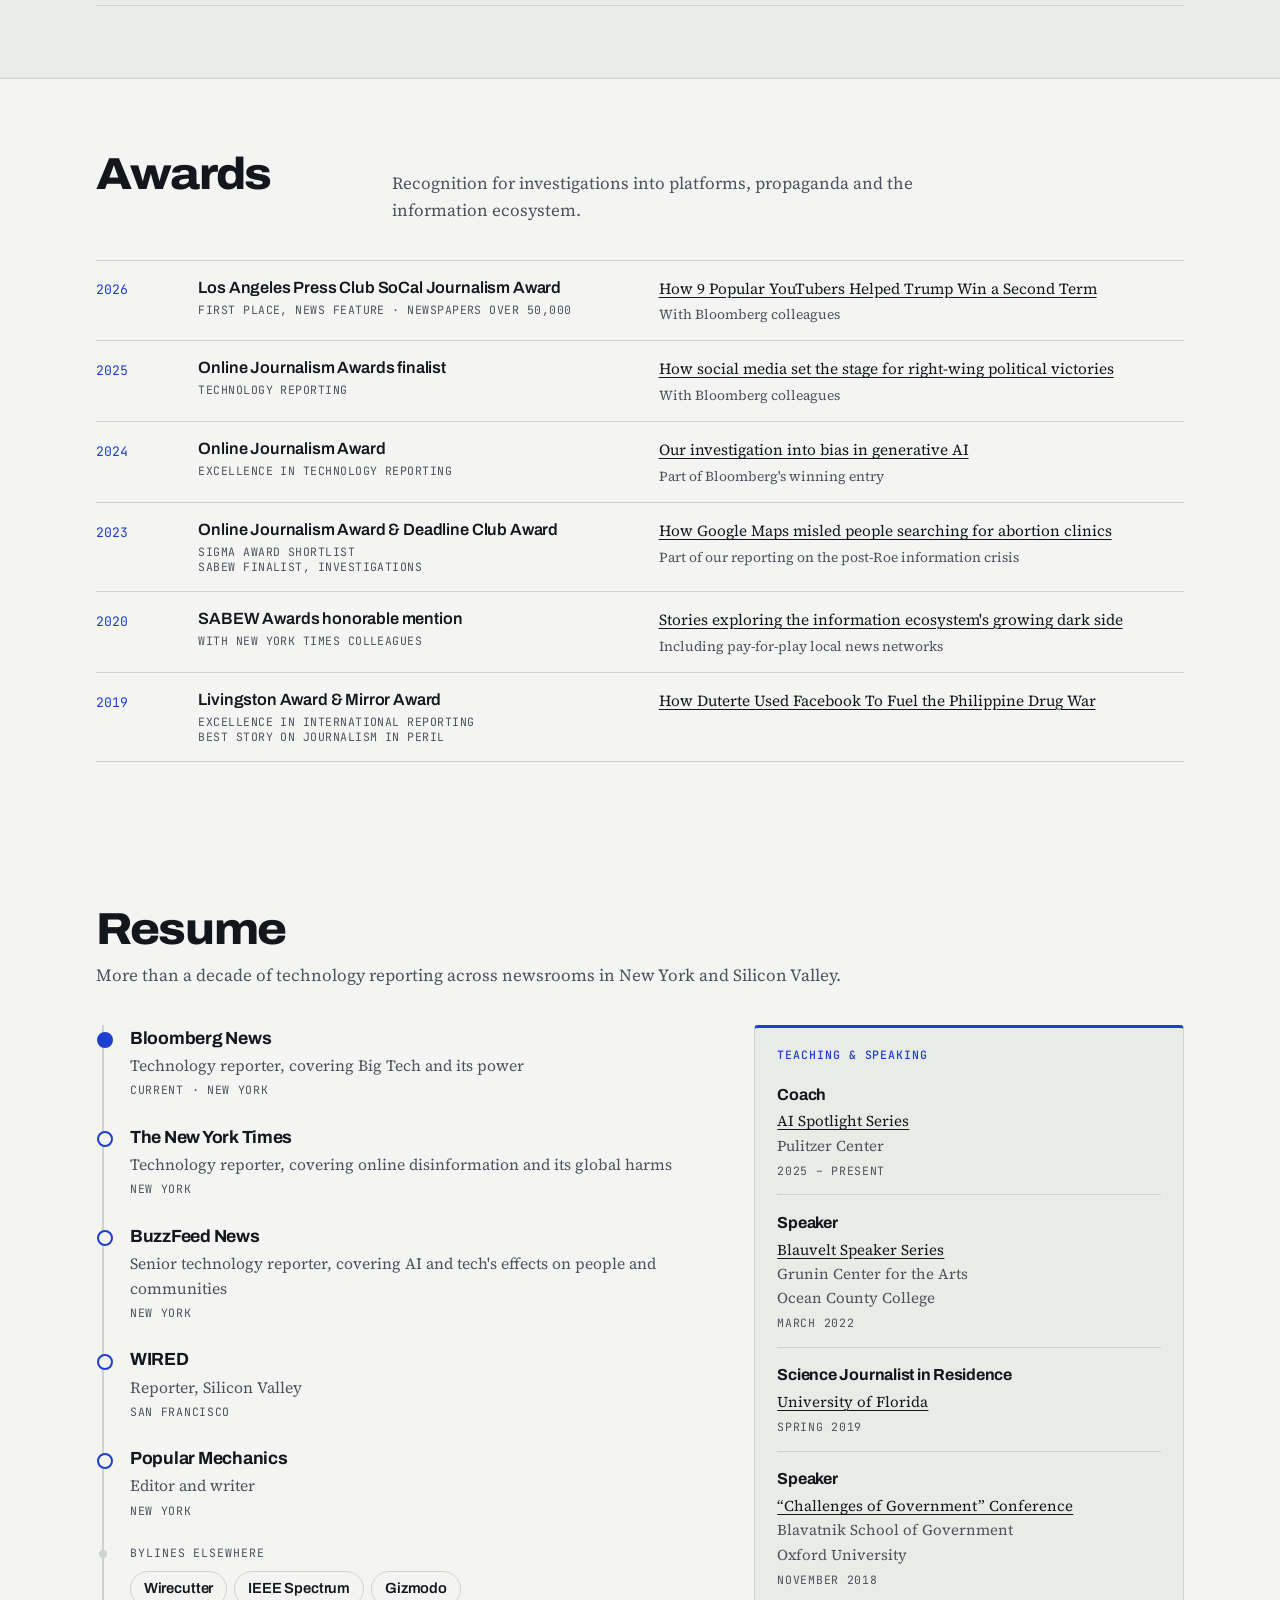
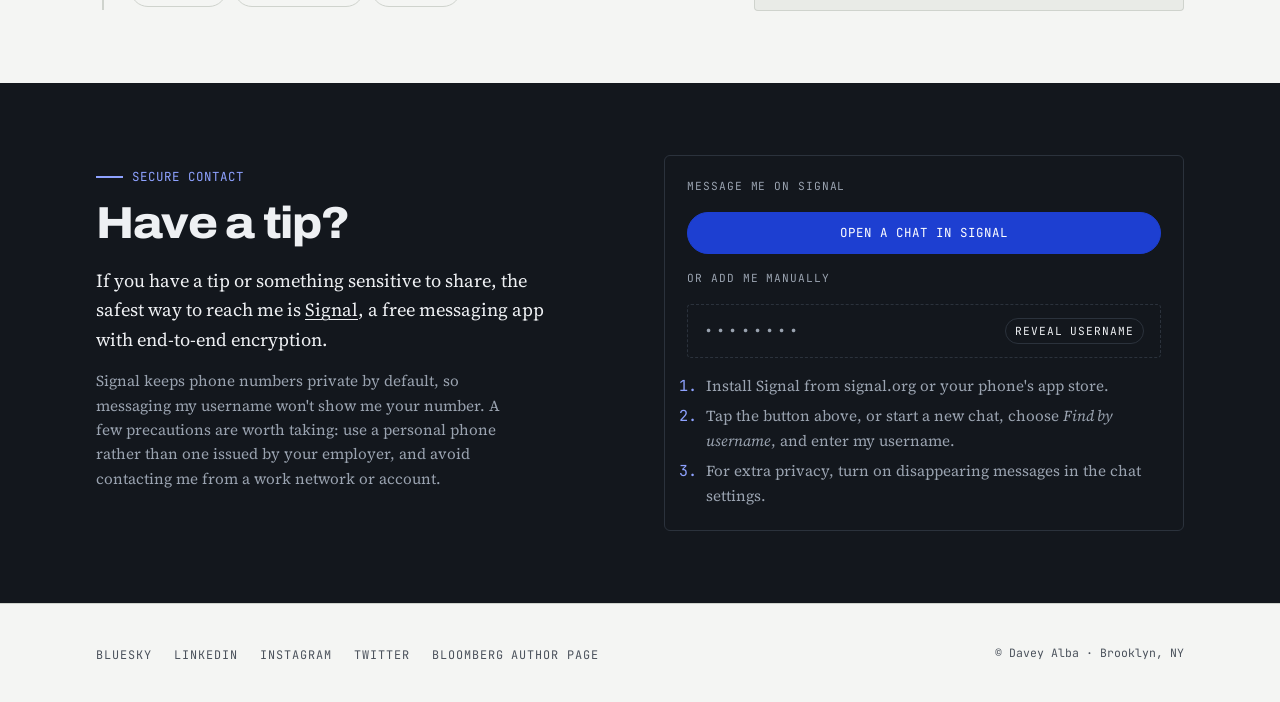
<file: clips/index.html>
<!doctype html>
<html lang="en">
<head>
  <meta charset="utf-8">
  <title>Selected work · Davey Alba</title>
  <link rel="canonical" href="https://www.daveyalba.com/#work">
  <meta http-equiv="refresh" content="0; url=/#work">
  <meta name="robots" content="noindex">
  <script>location.replace('/#work');</script>
</head>
<body>
  <p>This page has moved to <a href="/#work">Selected work on daveyalba.com</a>.</p>
</body>
</html>
</file>
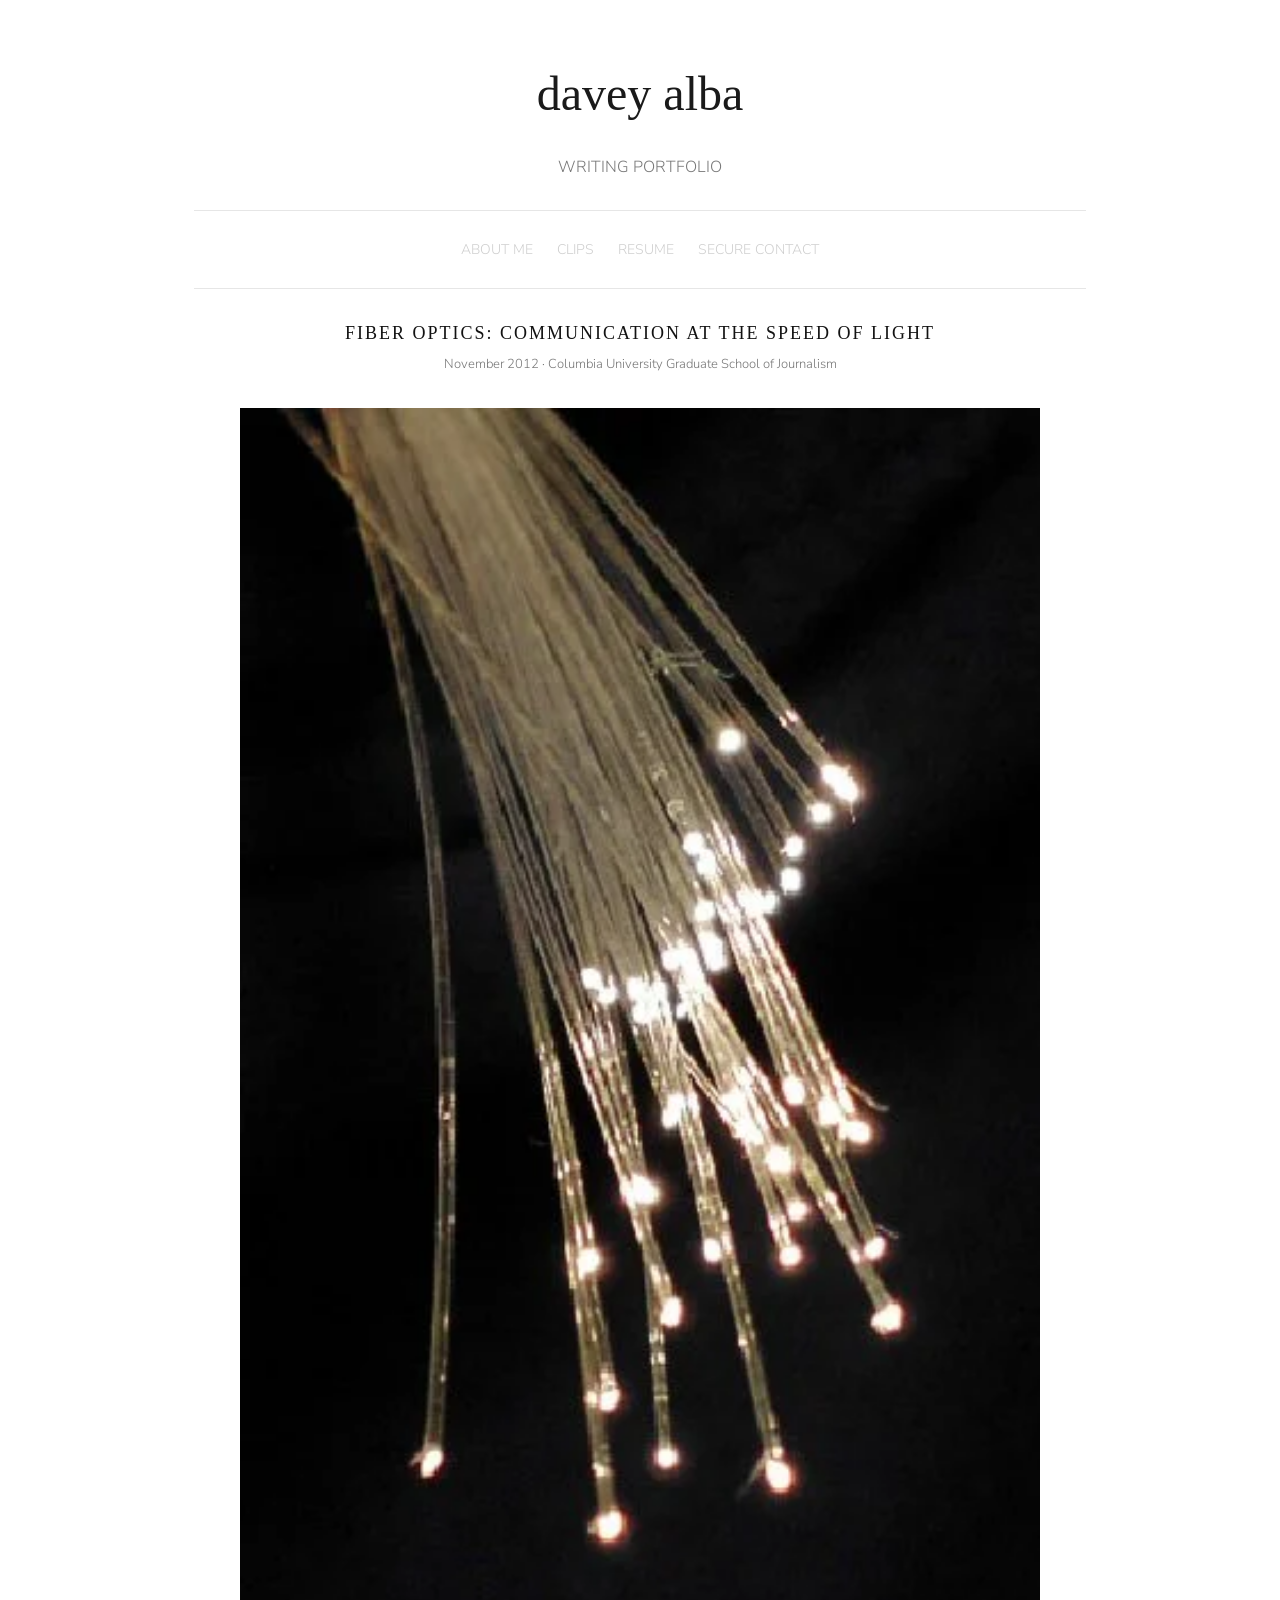
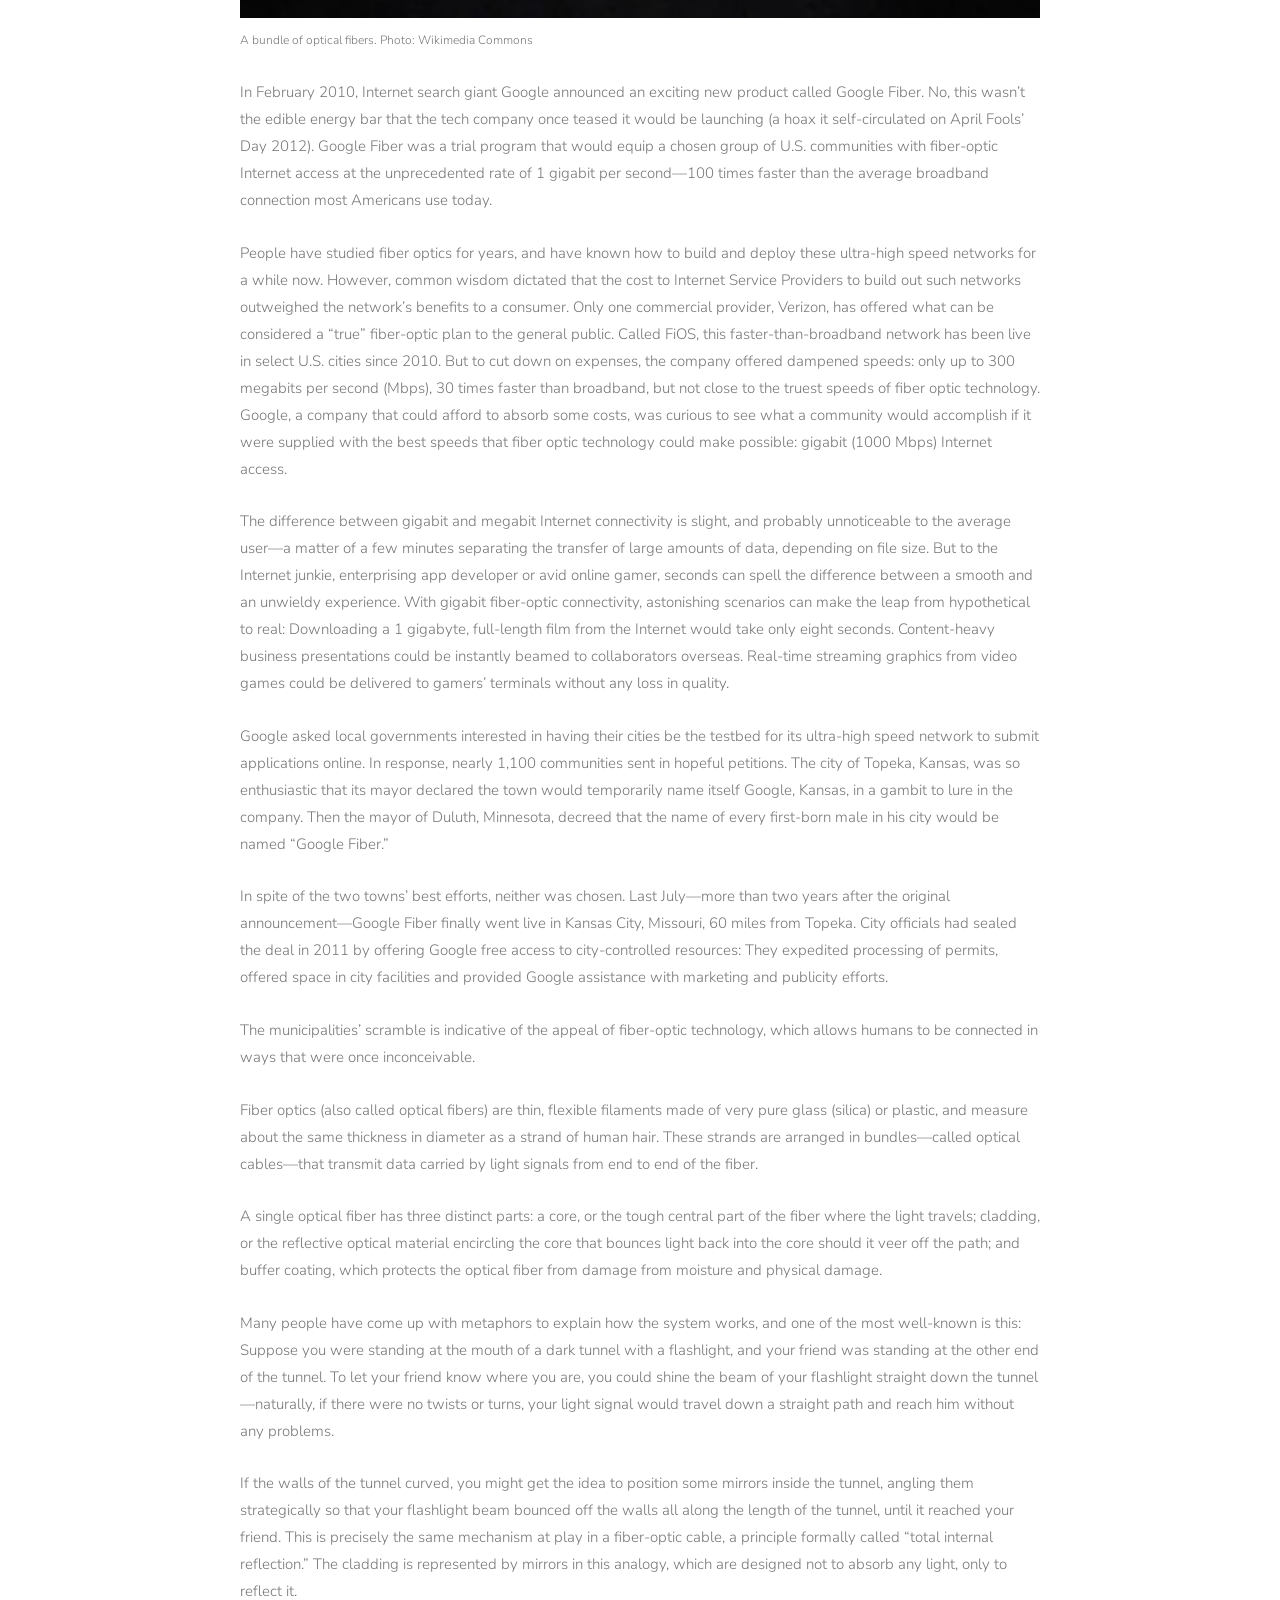
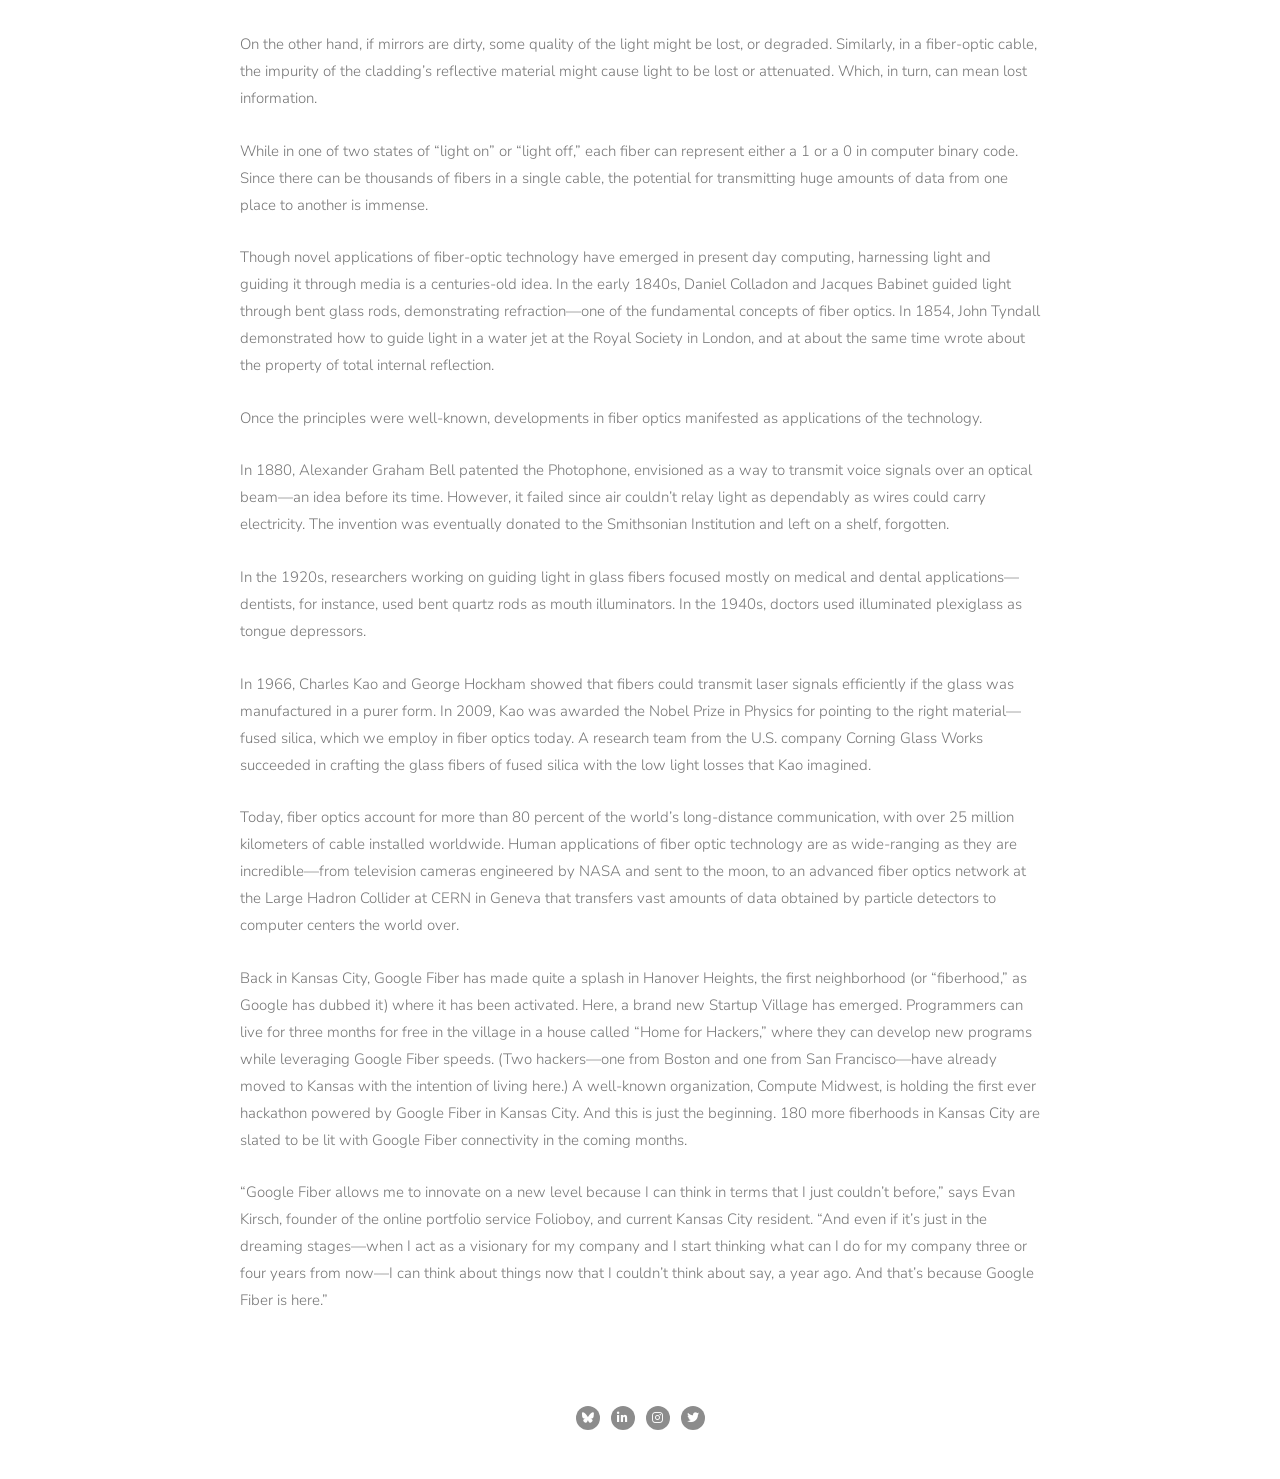
<file: fiber-optics/index.html>
<!doctype html>
<html lang="en">
<head>
  <meta charset="utf-8">
  <meta name="viewport" content="width=device-width, initial-scale=1">
  <title>Fiber Optics: Communication at the Speed of Light — Davey Alba</title>
  <meta name="description" content="How fiber optics work, and what Google Fiber's gigabit experiment in Kansas City promised. Davey Alba, Columbia University Graduate School of Journalism, November 2012.">
  <link rel="canonical" href="https://www.daveyalba.com/fiber-optics/">
  <meta property="og:title" content="Fiber Optics: Communication at the Speed of Light">
  <meta property="og:site_name" content="Davey Alba">
  <link rel="preconnect" href="https://fonts.googleapis.com">
  <link rel="preconnect" href="https://fonts.gstatic.com" crossorigin>
  <link rel="stylesheet" href="https://fonts.googleapis.com/css2?family=Homemade+Apple&family=Nunito+Sans:ital,wght@0,300;0,700;1,300&display=swap">
  <link rel="stylesheet" href="https://cdnjs.cloudflare.com/ajax/libs/font-awesome/6.7.2/css/all.min.css" referrerpolicy="no-referrer">
  <link rel="stylesheet" href="../assets/style.css?v=6">
</head>
<body>
  <div class="wrap">
    <header class="site-header">
      <p class="site-name"><a href="../">Davey Alba</a></p>
      <p class="tagline">Writing portfolio</p>
      <nav class="site-nav" aria-label="Main">
        <ul>
          <li><a href="../">About Me</a></li>
          <li><a href="../clips/">Clips</a></li>
          <li><a href="../resume/">Resume</a></li>
          <li><a href="../secure/">Secure Contact</a></li>
        </ul>
      </nav>
    </header>

    <main class="article">
      <h1>Fiber Optics: Communication at the Speed of Light</h1>
      <p class="dek">November 2012 · Columbia University Graduate School of Journalism</p>

      <figure>
        <img src="../images/Fibreoptic.jpg" alt="A bundle of optical fibers glowing at the ends">
        <figcaption>A bundle of optical fibers. Photo: Wikimedia Commons</figcaption>
      </figure>

      <p>In February 2010, Internet search giant Google announced an exciting new product called Google Fiber. No, this wasn’t the edible energy bar that the tech company once teased it would be launching (a hoax it self-circulated on April Fools’ Day 2012). Google Fiber was a trial program that would equip a chosen group of U.S. communities with fiber-optic Internet access at the unprecedented rate of 1 gigabit per second—100 times faster than the average broadband connection most Americans use today.</p>

      <p>People have studied fiber optics for years, and have known how to build and deploy these ultra-high speed networks for a while now. However, common wisdom dictated that the cost to Internet Service Providers to build out such networks outweighed the network’s benefits to a consumer. Only one commercial provider, Verizon, has offered what can be considered a “true” fiber-optic plan to the general public. Called FiOS, this faster-than-broadband network has been live in select U.S. cities since 2010. But to cut down on expenses, the company offered dampened speeds: only up to 300 megabits per second (Mbps), 30 times faster than broadband, but not close to the truest speeds of fiber optic technology. Google, a company that could afford to absorb some costs, was curious to see what a community would accomplish if it were supplied with the best speeds that fiber optic technology could make possible: gigabit (1000 Mbps) Internet access.</p>

      <p>The difference between gigabit and megabit Internet connectivity is slight, and probably unnoticeable to the average user—a matter of a few minutes separating the transfer of large amounts of data, depending on file size. But to the Internet junkie, enterprising app developer or avid online gamer, seconds can spell the difference between a smooth and an unwieldy experience. With gigabit fiber-optic connectivity, astonishing scenarios can make the leap from hypothetical to real: Downloading a 1 gigabyte, full-length film from the Internet would take only eight seconds. Content-heavy business presentations could be instantly beamed to collaborators overseas. Real-time streaming graphics from video games could be delivered to gamers’ terminals without any loss in quality.</p>

      <p>Google asked local governments interested in having their cities be the testbed for its ultra-high speed network to submit applications online. In response, nearly 1,100 communities sent in hopeful petitions. The city of Topeka, Kansas, was so enthusiastic that its mayor declared the town would temporarily name itself Google, Kansas, in a gambit to lure in the company. Then the mayor of Duluth, Minnesota, decreed that the name of every first-born male in his city would be named “Google Fiber.”</p>

      <p>In spite of the two towns’ best efforts, neither was chosen. Last July—more than two years after the original announcement—Google Fiber finally went live in Kansas City, Missouri, 60 miles from Topeka. City officials had sealed the deal in 2011 by offering Google free access to city-controlled resources: They expedited processing of permits, offered space in city facilities and provided Google assistance with marketing and publicity efforts.</p>

      <p>The municipalities’ scramble is indicative of the appeal of fiber-optic technology, which allows humans to be connected in ways that were once inconceivable.</p>

      <p>Fiber optics (also called optical fibers) are thin, flexible filaments made of very pure glass (silica) or plastic, and measure about the same thickness in diameter as a strand of human hair. These strands are arranged in bundles—called optical cables—that transmit data carried by light signals from end to end of the fiber.</p>

      <p>A single optical fiber has three distinct parts: a core, or the tough central part of the fiber where the light travels; cladding, or the reflective optical material encircling the core that bounces light back into the core should it veer off the path; and buffer coating, which protects the optical fiber from damage from moisture and physical damage.</p>

      <p>Many people have come up with metaphors to explain how the system works, and one of the most well-known is this: Suppose you were standing at the mouth of a dark tunnel with a flashlight, and your friend was standing at the other end of the tunnel. To let your friend know where you are, you could shine the beam of your flashlight straight down the tunnel—naturally, if there were no twists or turns, your light signal would travel down a straight path and reach him without any problems.</p>

      <p>If the walls of the tunnel curved, you might get the idea to position some mirrors inside the tunnel, angling them strategically so that your flashlight beam bounced off the walls all along the length of the tunnel, until it reached your friend. This is precisely the same mechanism at play in a fiber-optic cable, a principle formally called “total internal reflection.” The cladding is represented by mirrors in this analogy, which are designed not to absorb any light, only to reflect it.</p>

      <p>On the other hand, if mirrors are dirty, some quality of the light might be lost, or degraded. Similarly, in a fiber-optic cable, the impurity of the cladding’s reflective material might cause light to be lost or attenuated. Which, in turn, can mean lost information.</p>

      <p>While in one of two states of “light on” or “light off,” each fiber can represent either a 1 or a 0 in computer binary code. Since there can be thousands of fibers in a single cable, the potential for transmitting huge amounts of data from one place to another is immense.</p>

      <p>Though novel applications of fiber-optic technology have emerged in present day computing, harnessing light and guiding it through media is a centuries-old idea. In the early 1840s, Daniel Colladon and Jacques Babinet guided light through bent glass rods, demonstrating refraction—one of the fundamental concepts of fiber optics. In 1854, John Tyndall demonstrated how to guide light in a water jet at the Royal Society in London, and at about the same time wrote about the property of total internal reflection.</p>

      <p>Once the principles were well-known, developments in fiber optics manifested as applications of the technology.</p>

      <p>In 1880, Alexander Graham Bell patented the Photophone, envisioned as a way to transmit voice signals over an optical beam—an idea before its time. However, it failed since air couldn’t relay light as dependably as wires could carry electricity. The invention was eventually donated to the Smithsonian Institution and left on a shelf, forgotten.</p>

      <p>In the 1920s, researchers working on guiding light in glass fibers focused mostly on medical and dental applications—dentists, for instance, used bent quartz rods as mouth illuminators. In the 1940s, doctors used illuminated plexiglass as tongue depressors.</p>

      <p>In 1966, Charles Kao and George Hockham showed that fibers could transmit laser signals efficiently if the glass was manufactured in a purer form. In 2009, Kao was awarded the Nobel Prize in Physics for pointing to the right material—fused silica, which we employ in fiber optics today. A research team from the U.S. company Corning Glass Works succeeded in crafting the glass fibers of fused silica with the low light losses that Kao imagined.</p>

      <p>Today, fiber optics account for more than 80 percent of the world’s long-distance communication, with over 25 million kilometers of cable installed worldwide. Human applications of fiber optic technology are as wide-ranging as they are incredible—from television cameras engineered by NASA and sent to the moon, to an advanced fiber optics network at the Large Hadron Collider at CERN in Geneva that transfers vast amounts of data obtained by particle detectors to computer centers the world over.</p>

      <p>Back in Kansas City, Google Fiber has made quite a splash in Hanover Heights, the first neighborhood (or “fiberhood,” as Google has dubbed it) where it has been activated. Here, a brand new Startup Village has emerged. Programmers can live for three months for free in the village in a house called “Home for Hackers,” where they can develop new programs while leveraging Google Fiber speeds. (Two hackers—one from Boston and one from San Francisco—have already moved to Kansas with the intention of living here.) A well-known organization, Compute Midwest, is holding the first ever hackathon powered by Google Fiber in Kansas City. And this is just the beginning. 180 more fiberhoods in Kansas City are slated to be lit with Google Fiber connectivity in the coming months.</p>

      <p>“Google Fiber allows me to innovate on a new level because I can think in terms that I just couldn’t before,” says Evan Kirsch, founder of the online portfolio service Folioboy, and current Kansas City resident. “And even if it’s just in the dreaming stages—when I act as a visionary for my company and I start thinking what can I do for my company three or four years from now—I can think about things now that I couldn’t think about say, a year ago. And that’s because Google Fiber is here.”</p>
    </main>

    <footer class="site-footer">
      <ul>
        <li><a href="https://bsky.app/profile/davey.bsky.social"><i class="fa-brands fa-bluesky" aria-hidden="true"></i><span class="visually-hidden">Bluesky</span></a></li>
        <li><a href="https://www.linkedin.com/in/davey-alba/"><i class="fa-brands fa-linkedin-in" aria-hidden="true"></i><span class="visually-hidden">LinkedIn</span></a></li>
        <li><a href="https://www.instagram.com/daveya/"><i class="fa-brands fa-instagram" aria-hidden="true"></i><span class="visually-hidden">Instagram</span></a></li>
        <li><a href="https://twitter.com/daveyalba"><i class="fa-brands fa-twitter" aria-hidden="true"></i><span class="visually-hidden">Twitter</span></a></li>
      </ul>
    </footer>
  </div>
</body>
</html>
</file>
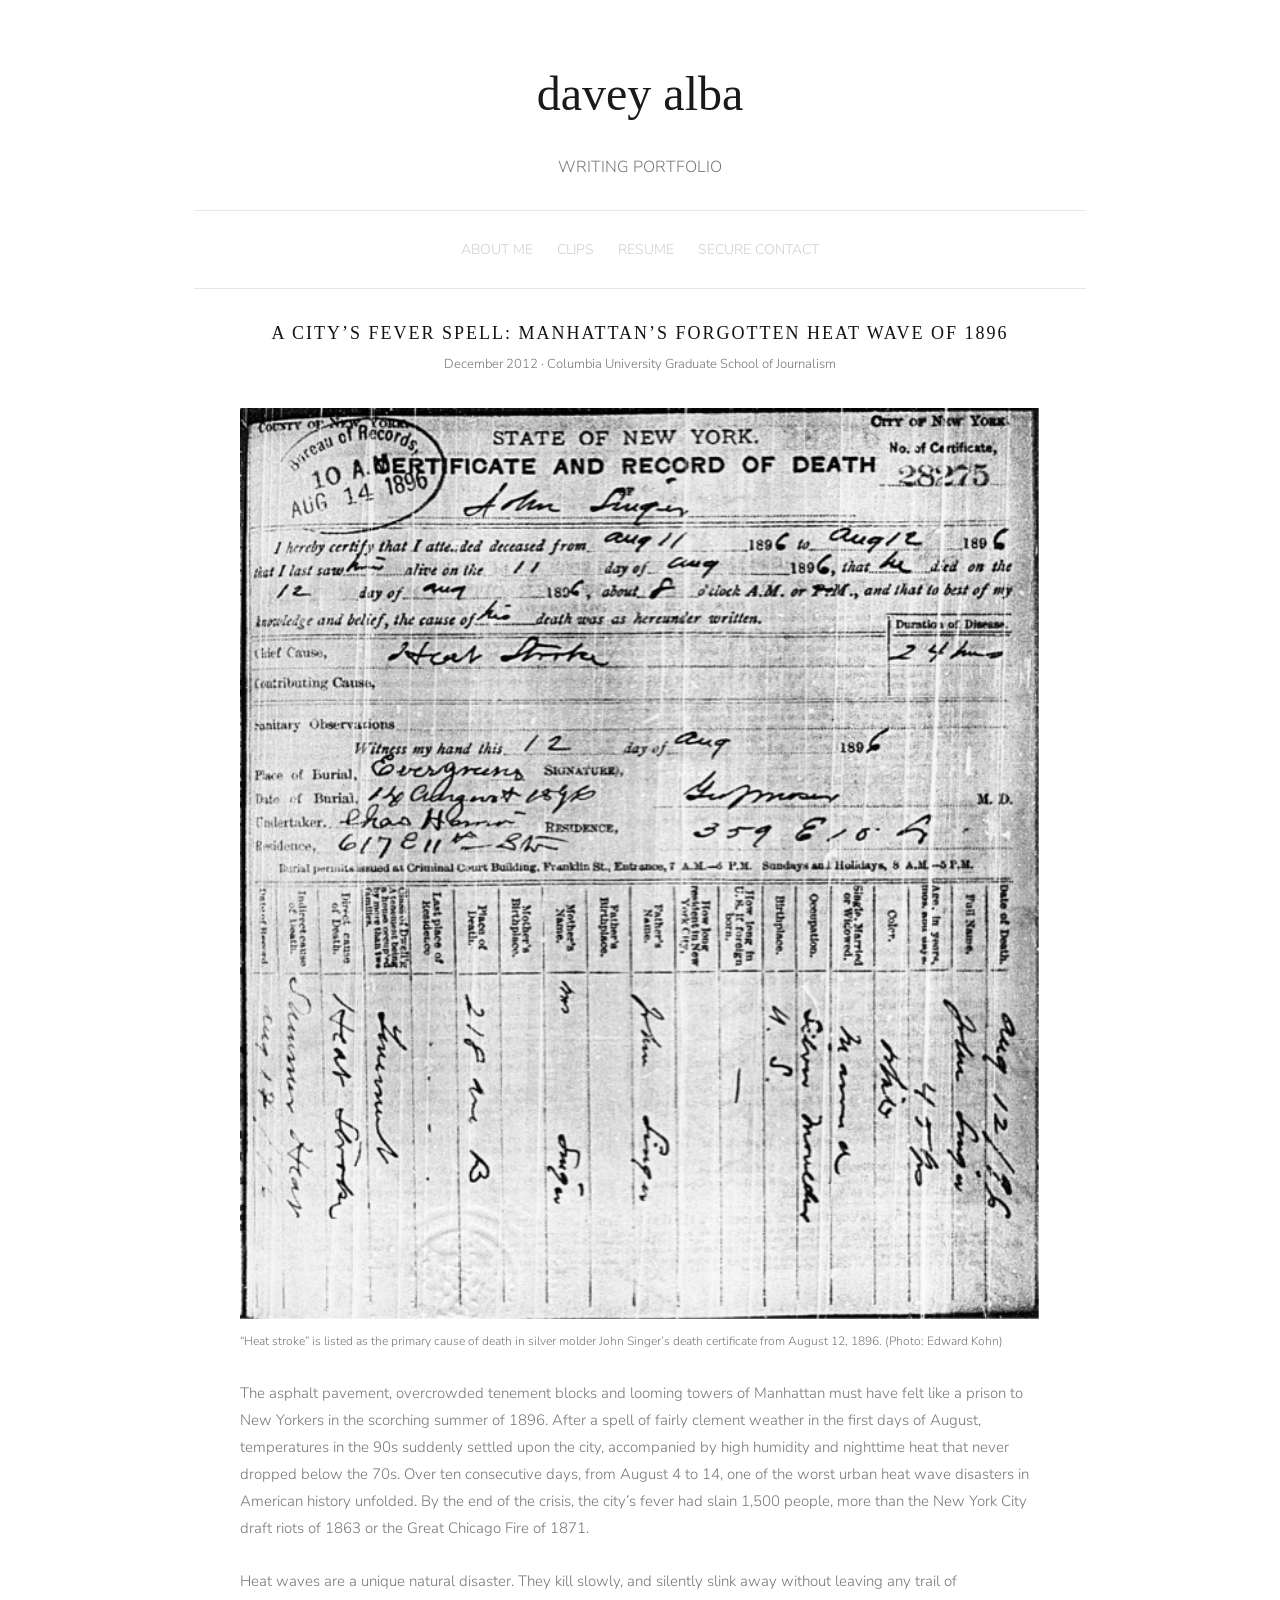
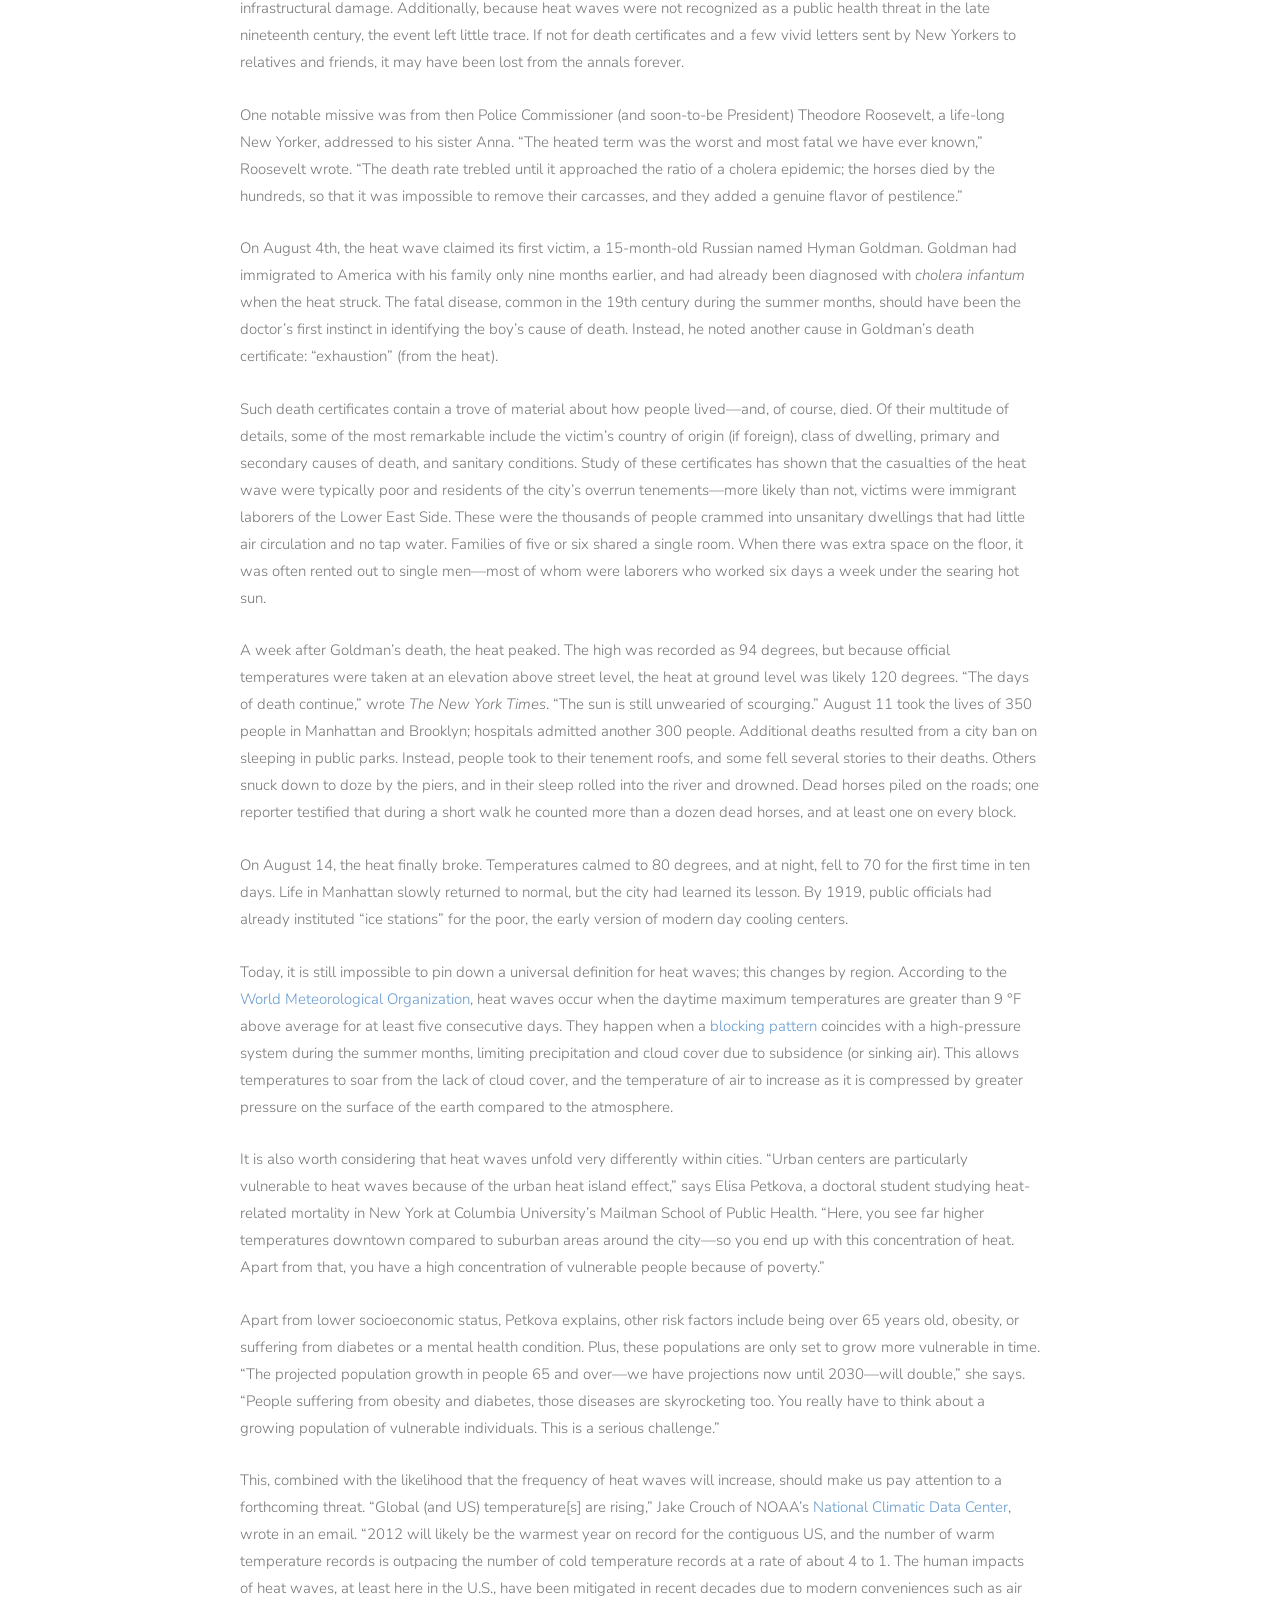
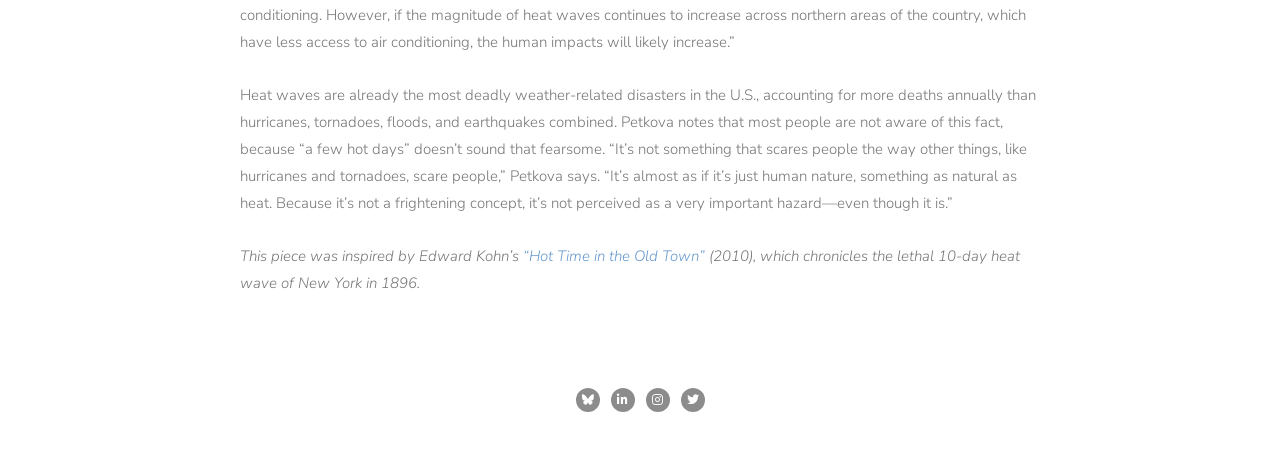
<file: heat-wave/index.html>
<!doctype html>
<html lang="en">
<head>
  <meta charset="utf-8">
  <meta name="viewport" content="width=device-width, initial-scale=1">
  <title>A City’s Fever Spell: Manhattan’s Forgotten Heat Wave of 1896 — Davey Alba</title>
  <meta name="description" content="Over ten days in August 1896, a heat wave killed some 1,500 New Yorkers. Davey Alba, Columbia University Graduate School of Journalism, December 2012.">
  <link rel="canonical" href="https://www.daveyalba.com/heat-wave/">
  <meta property="og:title" content="A City’s Fever Spell: Manhattan’s Forgotten Heat Wave of 1896">
  <meta property="og:site_name" content="Davey Alba">
  <link rel="preconnect" href="https://fonts.googleapis.com">
  <link rel="preconnect" href="https://fonts.gstatic.com" crossorigin>
  <link rel="stylesheet" href="https://fonts.googleapis.com/css2?family=Homemade+Apple&family=Nunito+Sans:ital,wght@0,300;0,700;1,300&display=swap">
  <link rel="stylesheet" href="https://cdnjs.cloudflare.com/ajax/libs/font-awesome/6.7.2/css/all.min.css" referrerpolicy="no-referrer">
  <link rel="stylesheet" href="../assets/style.css?v=6">
</head>
<body>
  <div class="wrap">
    <header class="site-header">
      <p class="site-name"><a href="../">Davey Alba</a></p>
      <p class="tagline">Writing portfolio</p>
      <nav class="site-nav" aria-label="Main">
        <ul>
          <li><a href="../">About Me</a></li>
          <li><a href="../clips/">Clips</a></li>
          <li><a href="../resume/">Resume</a></li>
          <li><a href="../secure/">Secure Contact</a></li>
        </ul>
      </nav>
    </header>

    <main class="article">
      <h1>A City’s Fever Spell: Manhattan’s Forgotten Heat Wave of 1896</h1>
      <p class="dek">December 2012 · Columbia University Graduate School of Journalism</p>

      <figure>
        <img src="../images/cityfeverspell.png" alt="Death certificate of John Singer, August 12, 1896, listing heat stroke as the cause of death">
        <figcaption>“Heat stroke” is listed as the primary cause of death in silver molder John Singer’s death certificate from August 12, 1896. (Photo: Edward Kohn)</figcaption>
      </figure>

      <p>The asphalt pavement, overcrowded tenement blocks and looming towers of Manhattan must have felt like a prison to New Yorkers in the scorching summer of 1896. After a spell of fairly clement weather in the first days of August, temperatures in the 90s suddenly settled upon the city, accompanied by high humidity and nighttime heat that never dropped below the 70s. Over ten consecutive days, from August 4 to 14, one of the worst urban heat wave disasters in American history unfolded. By the end of the crisis, the city’s fever had slain 1,500 people, more than the New York City draft riots of 1863 or the Great Chicago Fire of 1871.</p>

      <p>Heat waves are a unique natural disaster. They kill slowly, and silently slink away without leaving any trail of infrastructural damage. Additionally, because heat waves were not recognized as a public health threat in the late nineteenth century, the event left little trace. If not for death certificates and a few vivid letters sent by New Yorkers to relatives and friends, it may have been lost from the annals forever.</p>

      <p>One notable missive was from then Police Commissioner (and soon-to-be President) Theodore Roosevelt, a life-long New Yorker, addressed to his sister Anna. “The heated term was the worst and most fatal we have ever known,” Roosevelt wrote. “The death rate trebled until it approached the ratio of a cholera epidemic; the horses died by the hundreds, so that it was impossible to remove their carcasses, and they added a genuine flavor of pestilence.”</p>

      <p>On August 4th, the heat wave claimed its first victim, a 15-month-old Russian named Hyman Goldman. Goldman had immigrated to America with his family only nine months earlier, and had already been diagnosed with <em>cholera infantum</em> when the heat struck. The fatal disease, common in the 19th century during the summer months, should have been the doctor’s first instinct in identifying the boy’s cause of death. Instead, he noted another cause in Goldman’s death certificate: “exhaustion” (from the heat).</p>

      <p>Such death certificates contain a trove of material about how people lived—and, of course, died. Of their multitude of details, some of the most remarkable include the victim’s country of origin (if foreign), class of dwelling, primary and secondary causes of death, and sanitary conditions. Study of these certificates has shown that the casualties of the heat wave were typically poor and residents of the city’s overrun tenements—more likely than not, victims were immigrant laborers of the Lower East Side. These were the thousands of people crammed into unsanitary dwellings that had little air circulation and no tap water. Families of five or six shared a single room. When there was extra space on the floor, it was often rented out to single men—most of whom were laborers who worked six days a week under the searing hot sun.</p>

      <p>A week after Goldman’s death, the heat peaked. The high was recorded as 94 degrees, but because official temperatures were taken at an elevation above street level, the heat at ground level was likely 120 degrees. “The days of death continue,” wrote <em>The New York Times</em>. “The sun is still unwearied of scourging.” August 11 took the lives of 350 people in Manhattan and Brooklyn; hospitals admitted another 300 people. Additional deaths resulted from a city ban on sleeping in public parks. Instead, people took to their tenement roofs, and some fell several stories to their deaths. Others snuck down to doze by the piers, and in their sleep rolled into the river and drowned. Dead horses piled on the roads; one reporter testified that during a short walk he counted more than a dozen dead horses, and at least one on every block.</p>

      <p>On August 14, the heat finally broke. Temperatures calmed to 80 degrees, and at night, fell to 70 for the first time in ten days. Life in Manhattan slowly returned to normal, but the city had learned its lesson. By 1919, public officials had already instituted “ice stations” for the poor, the early version of modern day cooling centers.</p>

      <p>Today, it is still impossible to pin down a universal definition for heat waves; this changes by region. According to the <a href="http://www.wmo.int/">World Meteorological Organization</a>, heat waves occur when the daytime maximum temperatures are greater than 9 °F above average for at least five consecutive days. They happen when a <a href="http://www.theweatherprediction.com/blocking">blocking pattern</a> coincides with a high-pressure system during the summer months, limiting precipitation and cloud cover due to subsidence (or sinking air). This allows temperatures to soar from the lack of cloud cover, and the temperature of air to increase as it is compressed by greater pressure on the surface of the earth compared to the atmosphere.</p>

      <p>It is also worth considering that heat waves unfold very differently within cities. “Urban centers are particularly vulnerable to heat waves because of the urban heat island effect,” says Elisa Petkova, a doctoral student studying heat-related mortality in New York at Columbia University’s Mailman School of Public Health. “Here, you see far higher temperatures downtown compared to suburban areas around the city—so you end up with this concentration of heat. Apart from that, you have a high concentration of vulnerable people because of poverty.”</p>

      <p>Apart from lower socioeconomic status, Petkova explains, other risk factors include being over 65 years old, obesity, or suffering from diabetes or a mental health condition. Plus, these populations are only set to grow more vulnerable in time. “The projected population growth in people 65 and over—we have projections now until 2030—will double,” she says. “People suffering from obesity and diabetes, those diseases are skyrocketing too. You really have to think about a growing population of vulnerable individuals. This is a serious challenge.”</p>

      <p>This, combined with the likelihood that the frequency of heat waves will increase, should make us pay attention to a forthcoming threat. “Global (and US) temperature[s] are rising,” Jake Crouch of NOAA’s <a href="http://www.ncdc.noaa.gov/">National Climatic Data Center</a>, wrote in an email. “2012 will likely be the warmest year on record for the contiguous US, and the number of warm temperature records is outpacing the number of cold temperature records at a rate of about 4 to 1. The human impacts of heat waves, at least here in the U.S., have been mitigated in recent decades due to modern conveniences such as air conditioning. However, if the magnitude of heat waves continues to increase across northern areas of the country, which have less access to air conditioning, the human impacts will likely increase.”</p>

      <p>Heat waves are already the most deadly weather-related disasters in the U.S., accounting for more deaths annually than hurricanes, tornadoes, floods, and earthquakes combined. Petkova notes that most people are not aware of this fact, because “a few hot days” doesn’t sound that fearsome. “It’s not something that scares people the way other things, like hurricanes and tornadoes, scare people,” Petkova says. “It’s almost as if it’s just human nature, something as natural as heat. Because it’s not a frightening concept, it’s not perceived as a very important hazard—even though it is.”</p>

      <p><em>This piece was inspired by Edward Kohn’s <a href="http://www.amazon.com/Hot-Time-Old-Town-Roosevelt/dp/B008SM3NH4">“Hot Time in the Old Town”</a> (2010), which chronicles the lethal 10-day heat wave of New York in 1896.</em></p>
    </main>

    <footer class="site-footer">
      <ul>
        <li><a href="https://bsky.app/profile/davey.bsky.social"><i class="fa-brands fa-bluesky" aria-hidden="true"></i><span class="visually-hidden">Bluesky</span></a></li>
        <li><a href="https://www.linkedin.com/in/davey-alba/"><i class="fa-brands fa-linkedin-in" aria-hidden="true"></i><span class="visually-hidden">LinkedIn</span></a></li>
        <li><a href="https://www.instagram.com/daveya/"><i class="fa-brands fa-instagram" aria-hidden="true"></i><span class="visually-hidden">Instagram</span></a></li>
        <li><a href="https://twitter.com/daveyalba"><i class="fa-brands fa-twitter" aria-hidden="true"></i><span class="visually-hidden">Twitter</span></a></li>
      </ul>
    </footer>
  </div>
</body>
</html>
</file>
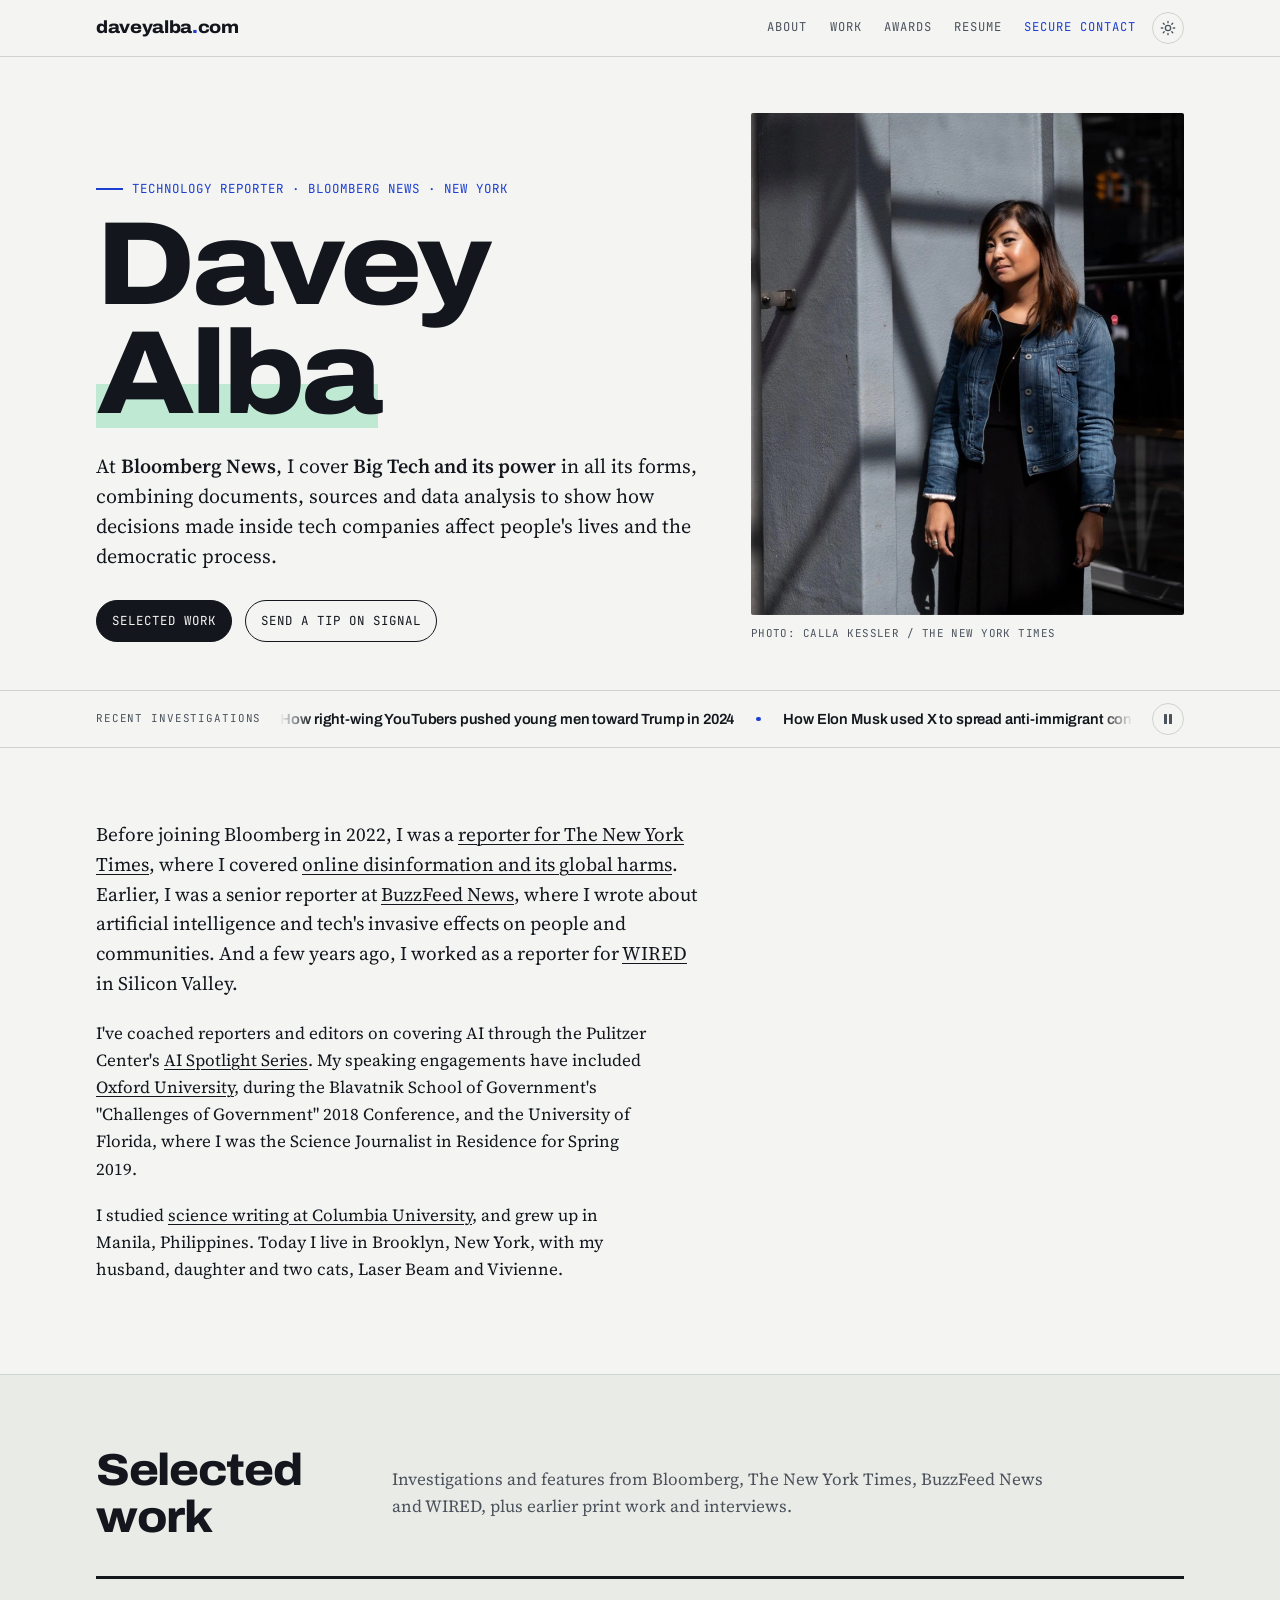
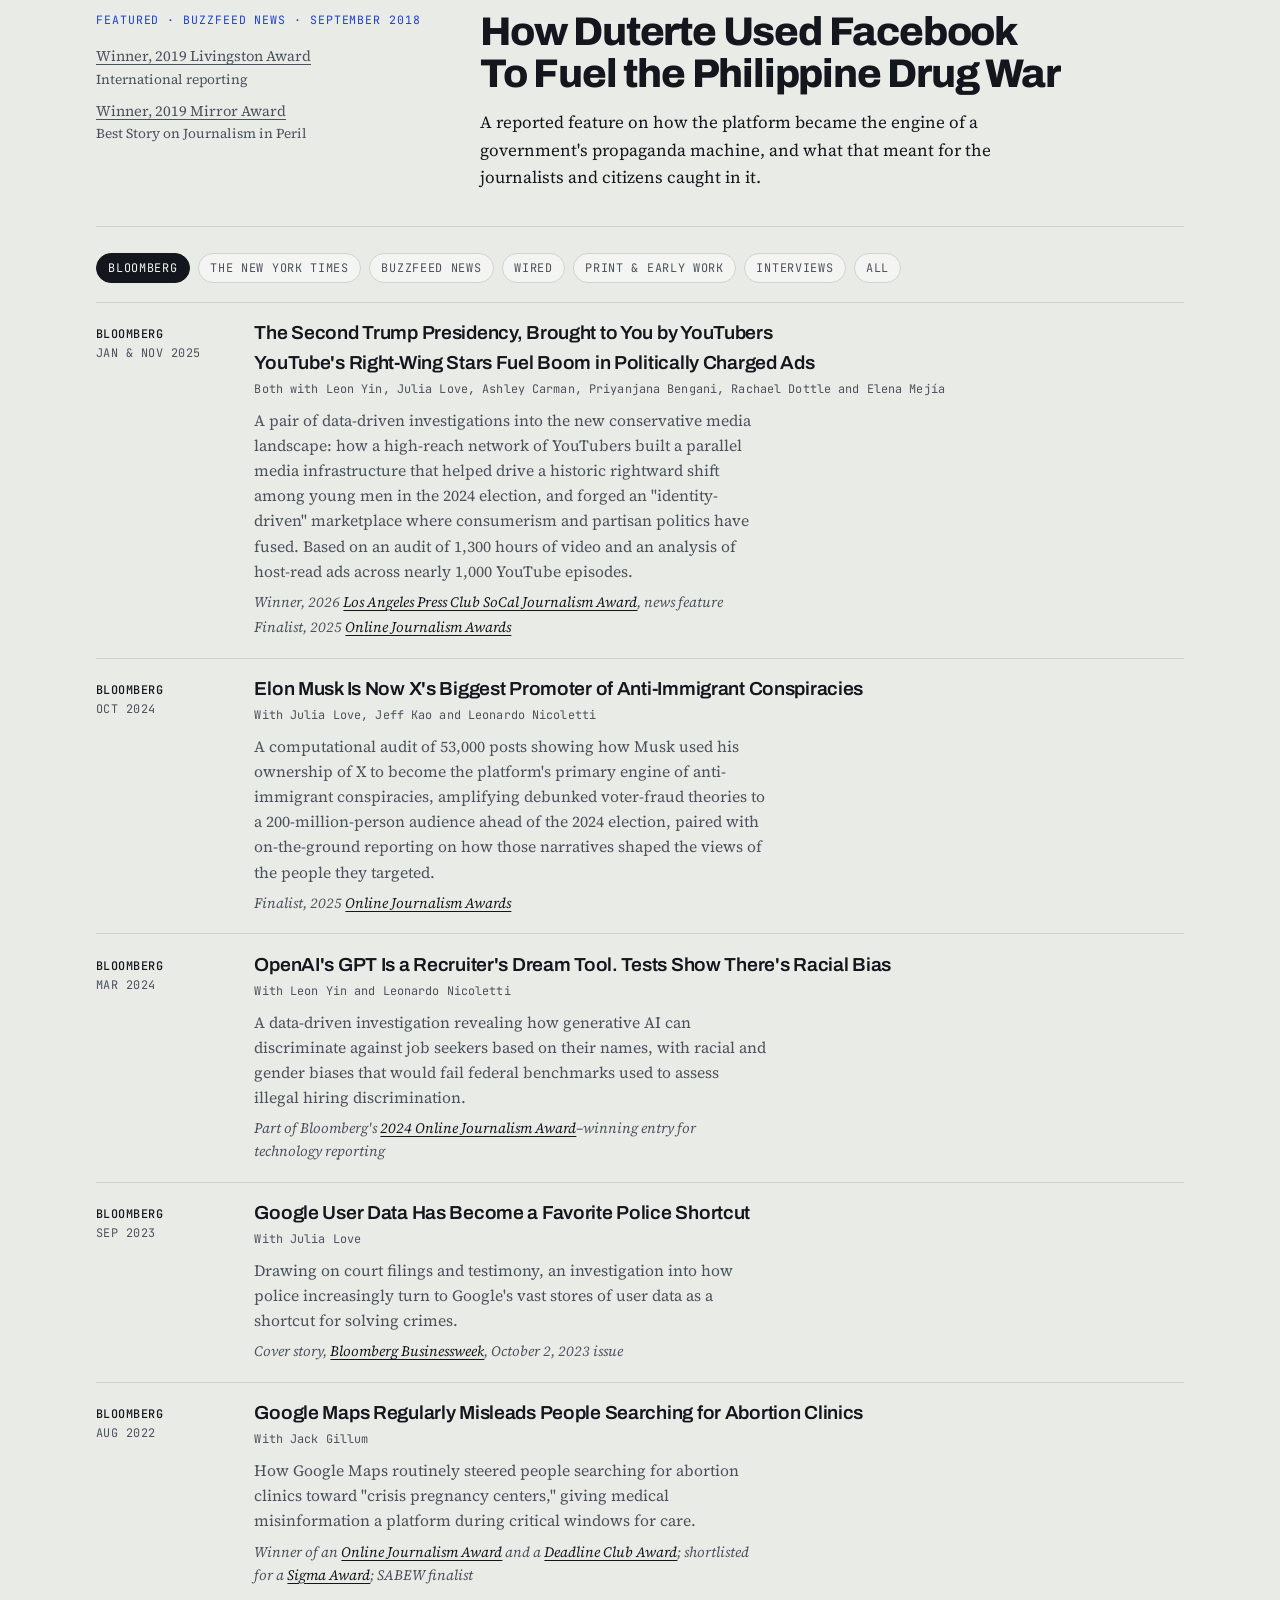
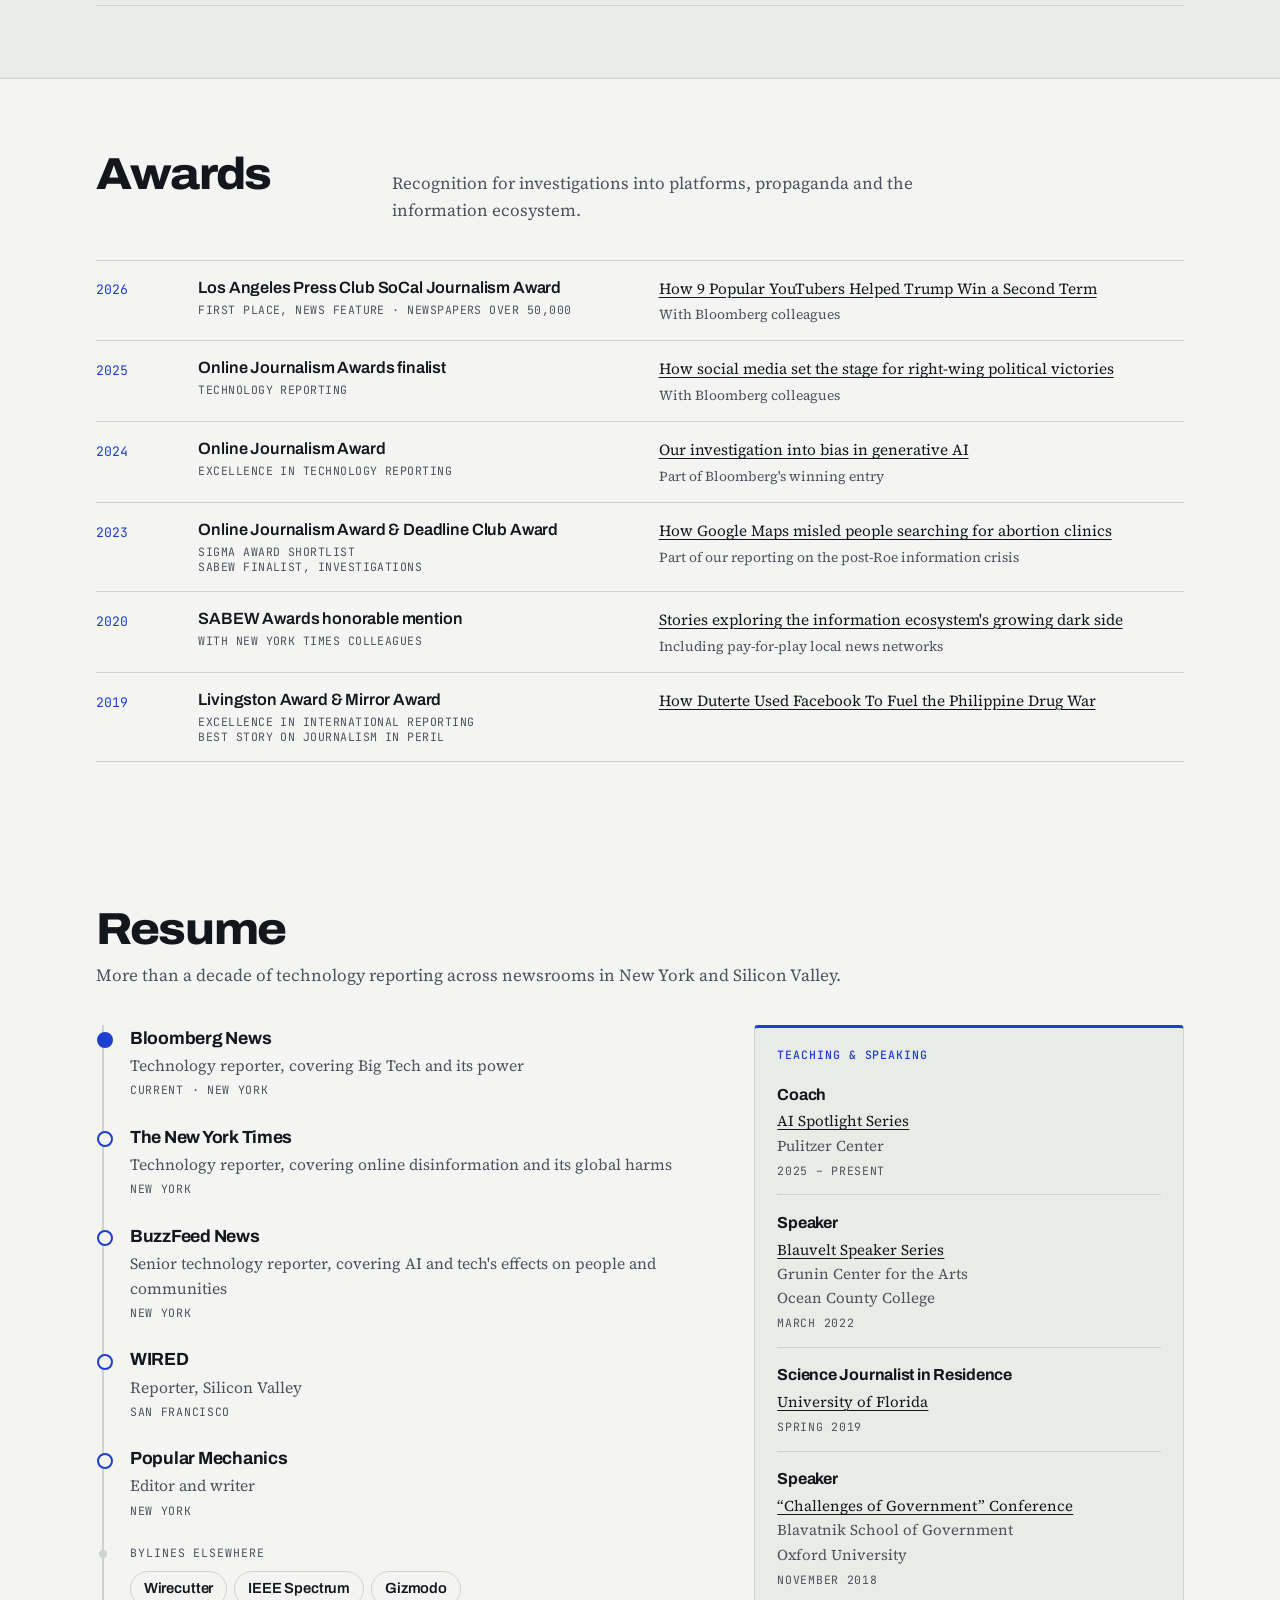
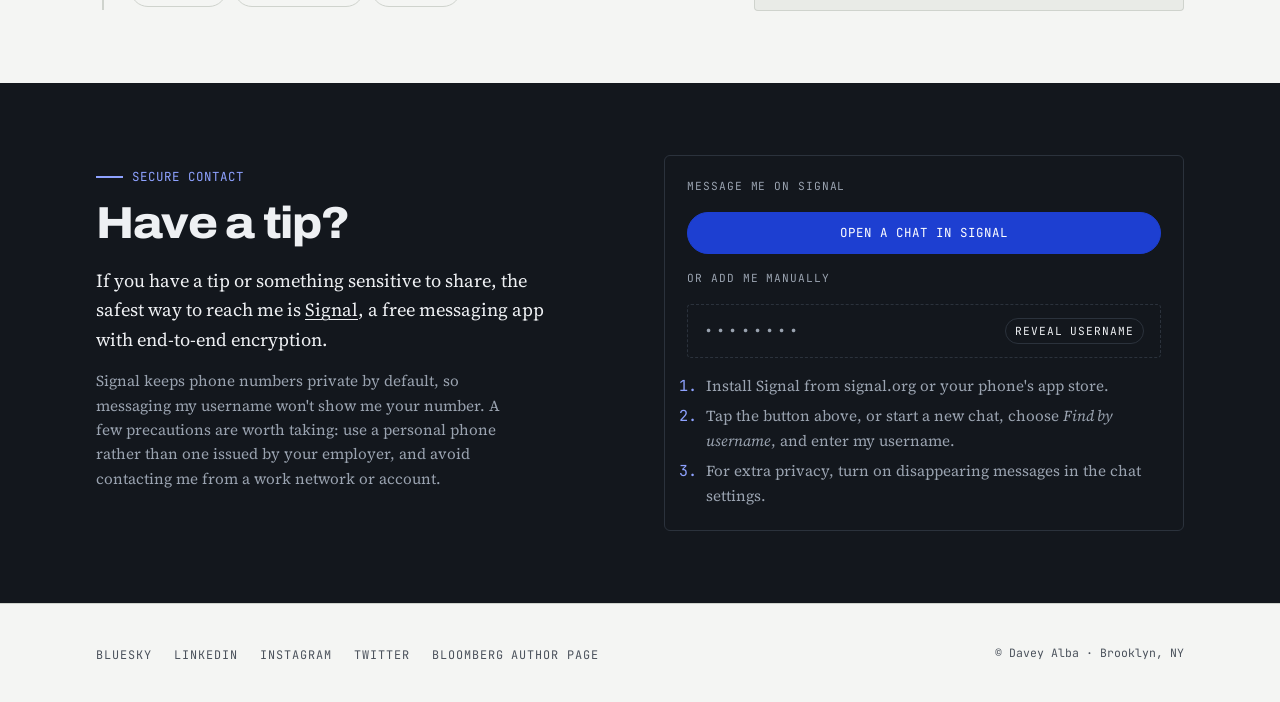
<file: pgp/index.html>
<!doctype html>
<html lang="en">
<head>
  <meta charset="utf-8">
  <title>Secure contact · Davey Alba</title>
  <link rel="canonical" href="https://www.daveyalba.com/#secure">
  <meta http-equiv="refresh" content="0; url=/#secure">
  <meta name="robots" content="noindex">
  <script>location.replace('/#secure');</script>
</head>
<body>
  <p>This page has moved to <a href="/#secure">Secure contact on daveyalba.com</a>.</p>
</body>
</html>
</file>
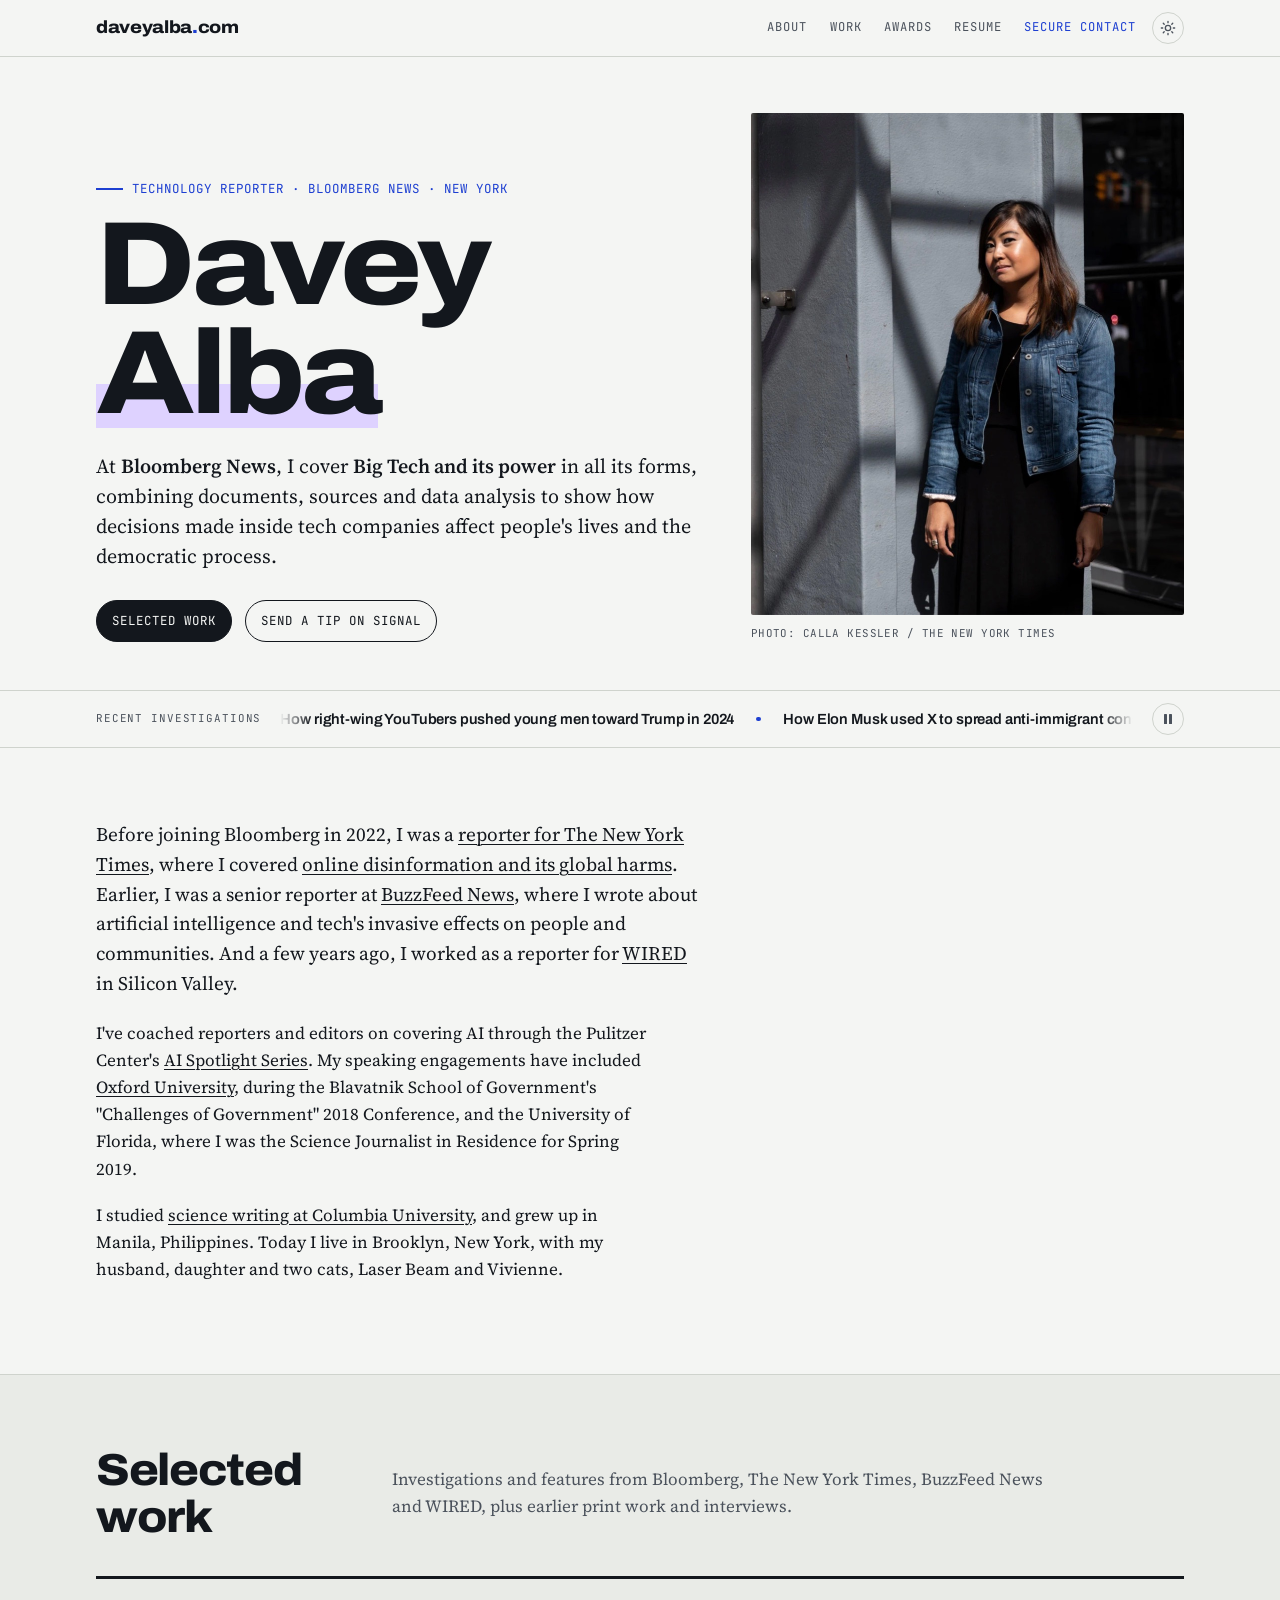
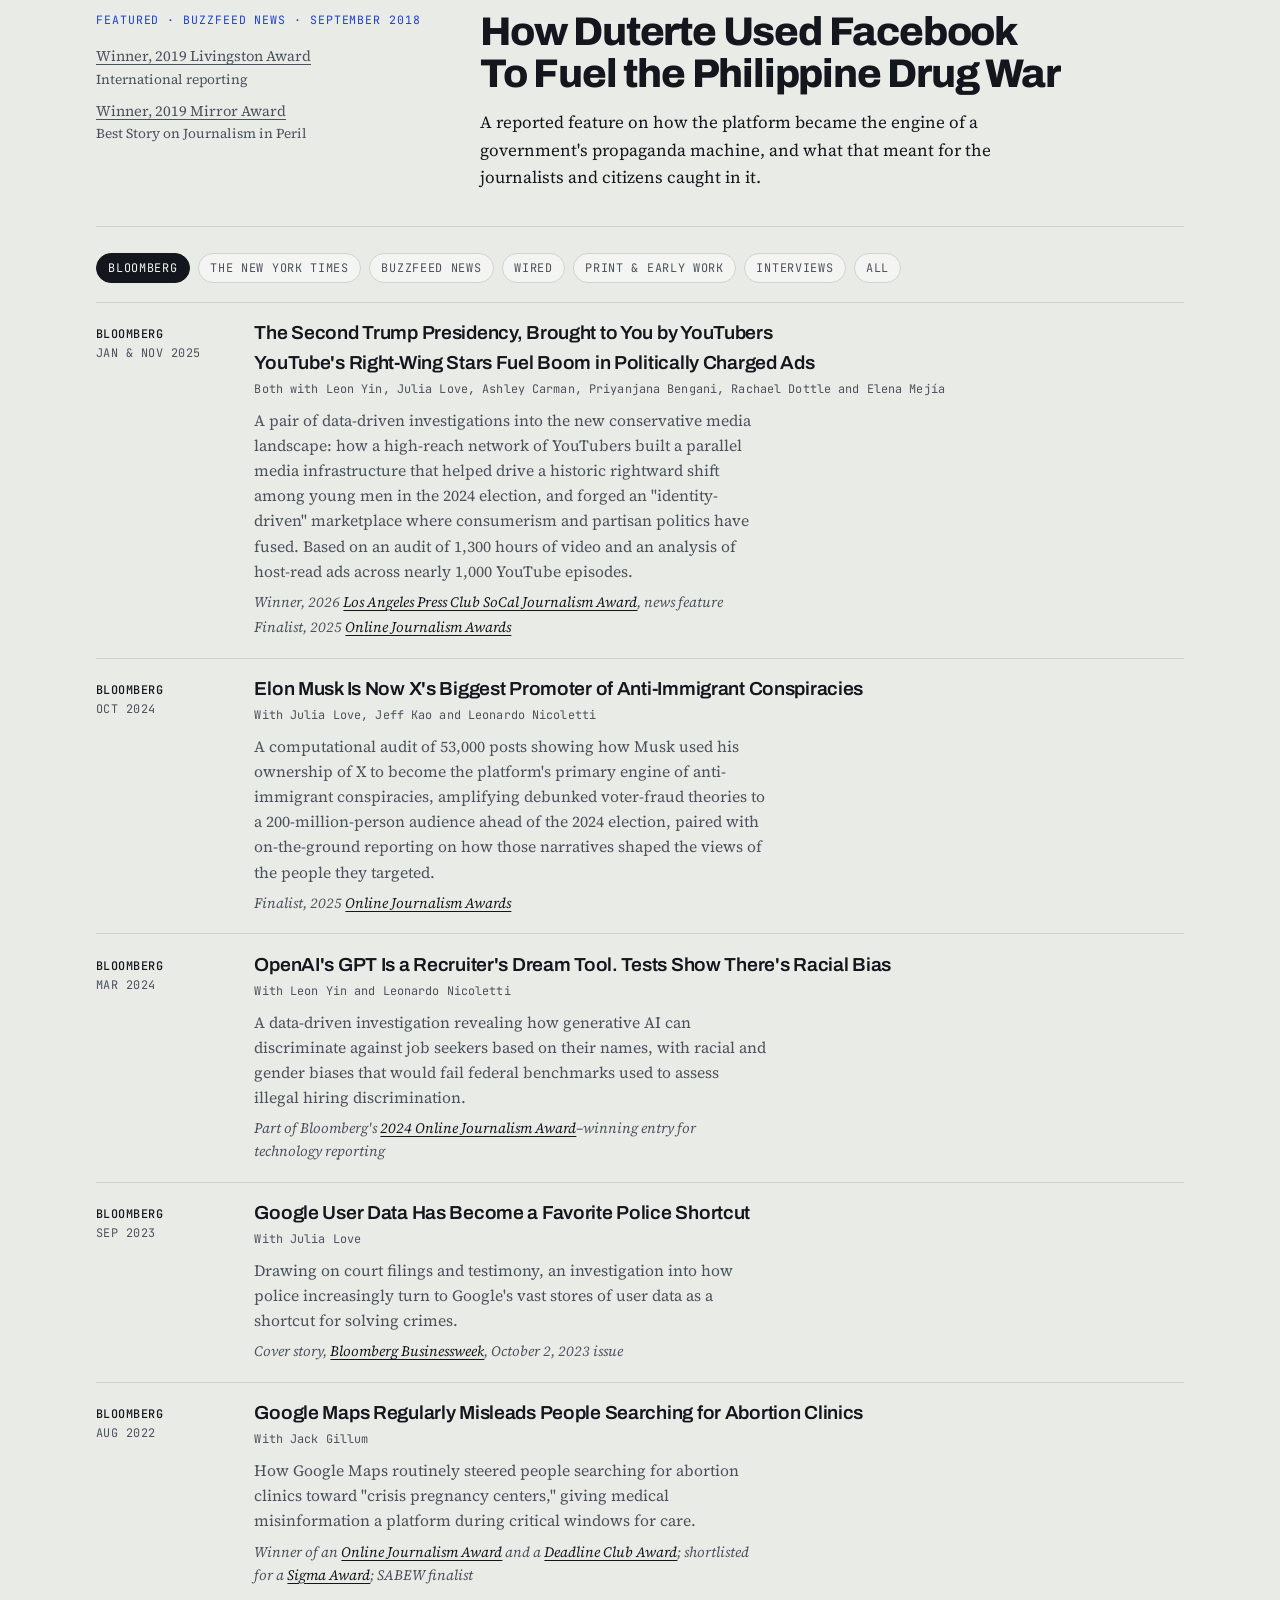
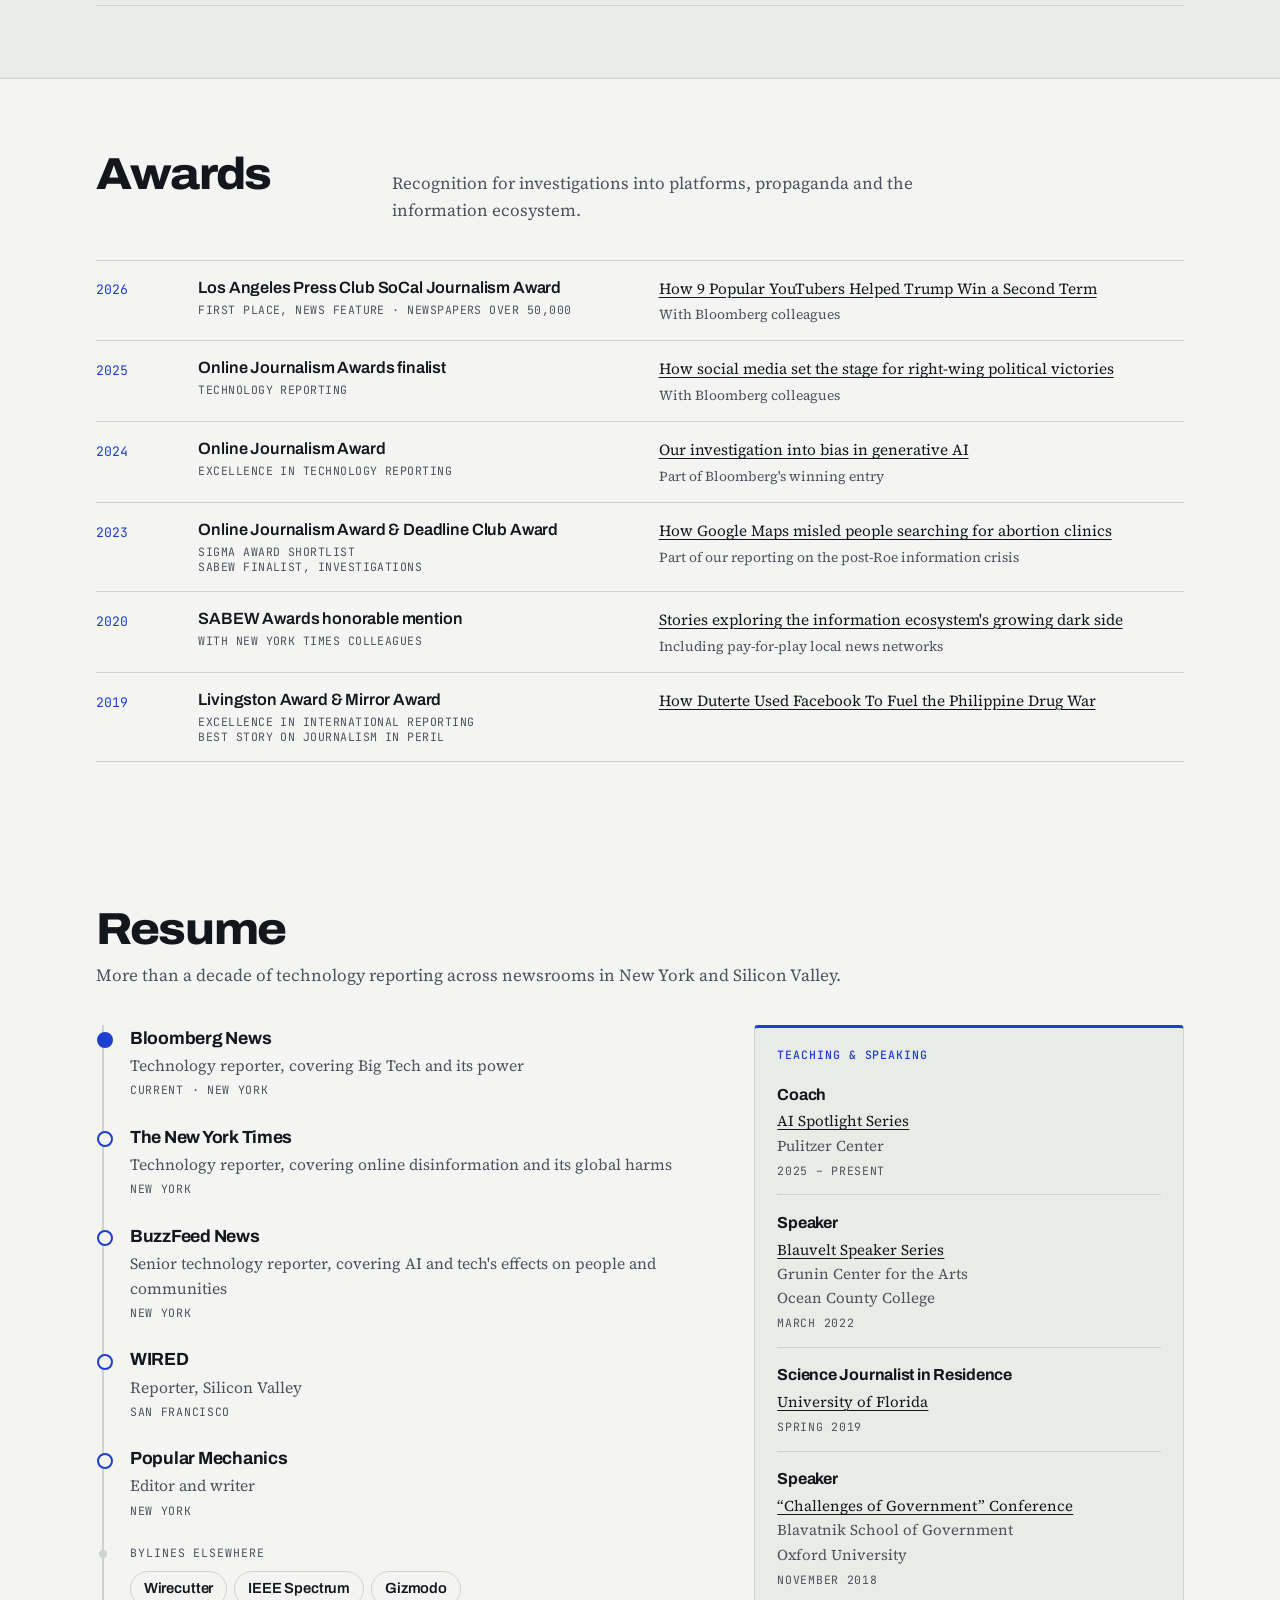
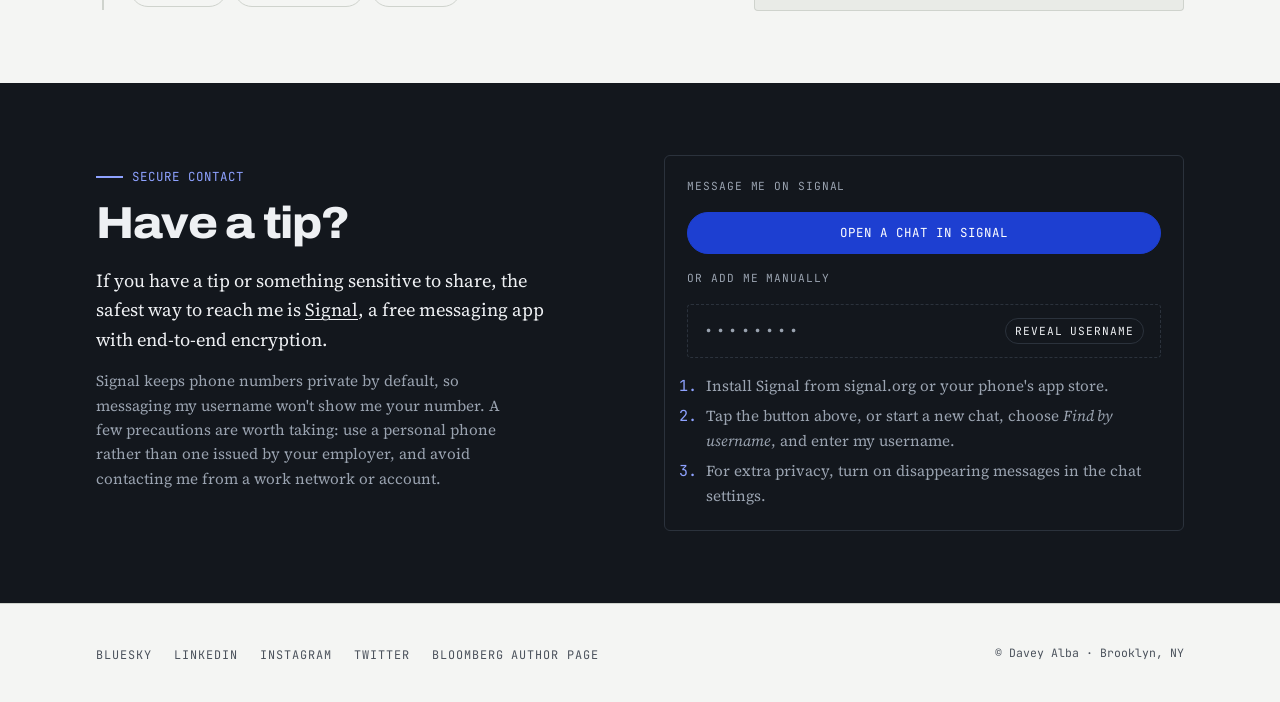
<file: resume/index.html>
<!doctype html>
<html lang="en">
<head>
  <meta charset="utf-8">
  <title>Resume · Davey Alba</title>
  <link rel="canonical" href="https://www.daveyalba.com/#resume">
  <meta http-equiv="refresh" content="0; url=/#resume">
  <meta name="robots" content="noindex">
  <script>location.replace('/#resume');</script>
</head>
<body>
  <p>This page has moved to <a href="/#resume">Resume on daveyalba.com</a>.</p>
</body>
</html>
</file>
<file: assets/style.css>
/* daveyalba.com — matches the original Squarespace design. No build step. */

:root {
  --bg: #ffffff;
  --text: #777777;       /* body text */
  --strong: #121212;     /* headings */
  --nav-idle: #cfcfcf;   /* inactive nav links */
  --nav-active: #000000;
  --link: #6699cc;
  --link-hover: #3d6f9e;
  --rule: #e6e6e6;
  --icon: #8c8c8c;
  --code-bg: #f7f7f7;
  --script: "Homemade Apple", cursive;
  /* The original used Museo Sans (an Adobe font licensed through Squarespace).
     Nunito Sans Light is the closest free match. */
  --sans: "Nunito Sans", "Helvetica Neue", Helvetica, Arial, sans-serif;
  --serif: "Palatino Linotype", "Book Antiqua", Palatino, Georgia, serif;
  --mono: ui-monospace, SFMono-Regular, Menlo, Consolas, monospace;
}

*, *::before, *::after { box-sizing: border-box; }

html { -webkit-text-size-adjust: 100%; }

body {
  margin: 0;
  background: var(--bg);
  color: var(--text);
  font-family: var(--sans);
  font-weight: 300;
  font-size: 15px;
  line-height: 1.8;
}

strong, b { font-weight: 700; color: #555; }

.wrap {
  max-width: 924px;
  margin: 0 auto;
  padding: 0 1rem;
}

main, .site-footer { max-width: 800px; margin-left: auto; margin-right: auto; }

/* ---------- header ---------- */
.site-header {
  text-align: center;
  padding: 3.5rem 0 1.75rem;
}

.site-name {
  font-family: var(--script);
  font-weight: 400;
  font-size: 3rem;
  line-height: 1.6;
  text-transform: lowercase;
  margin: 0;
}

.site-name a { color: #1a1a1a; text-decoration: none; }

.tagline {
  font-size: 16px;
  text-transform: uppercase;
  color: var(--text);
  margin: 1.25rem 0 1.75rem;
}

.site-nav {
  border-top: 1px solid var(--rule);
  border-bottom: 1px solid var(--rule);
  padding: 28px 0;
}

.site-nav ul {
  list-style: none;
  margin: 0;
  padding: 0;
  display: flex;
  justify-content: center;
  flex-wrap: wrap;
  gap: 0.25rem 1.5rem;
  font-size: 14px;
  line-height: 1.5;
  text-transform: uppercase;
}

.site-nav a { color: var(--nav-idle); text-decoration: none; transition: color 0.15s; }
.site-nav a:hover,
.site-nav a[aria-current="page"] { color: var(--nav-active); }

/* ---------- text ---------- */
a { color: var(--link); text-decoration: none; }
a:hover { color: var(--link-hover); }

h1, h2, h3 {
  font-family: var(--serif);
  font-weight: 400;
  color: var(--strong);
  text-transform: uppercase;
  letter-spacing: 2px;
  line-height: 1.8;
}
h1 { font-size: 16.5px; text-align: center; margin: 0 0 1.5rem; }
h2 { font-size: 15px; margin: 2.75rem 0 0.75rem; }
h2 a { color: var(--strong); }
h2 a:hover { color: var(--link); }

p { margin: 0 0 1.6rem; }

figure { margin: 0 0 1.75rem; }
figure img { display: block; width: 100%; height: auto; }
figcaption { font-size: 12px; margin-top: 0.75rem; }

/* Home page: photo on the left, text wrapping beside it */
.portrait { float: left; width: 39%; margin: 0 4% 1.5rem 0; }
.clear { clear: both; }

/* ---------- clips ---------- */
.featured { margin-bottom: 1rem; }
.featured .title { font-weight: 700; }

.clips { list-style: none; margin: 0; padding: 0; }
.clips li { margin: 0 0 1.1rem; }
.meta { }
.note { display: block; }
.note::before { content: "— "; }
.byline { display: block; font-size: 13.5px; font-style: italic; margin-top: 0.15rem; }
.desc { display: block; font-size: 13.5px; line-height: 1.7; margin: 0.35rem 0 0.2rem; }
.clips li:has(.desc) { margin-bottom: 1.6rem; }

/* ---------- pgp ---------- */
pre.key {
  font-family: var(--mono);
  font-size: 12px;
  line-height: 1.5;
  color: #444;
  background: var(--code-bg);
  padding: 1rem;
  overflow-x: auto;
  white-space: pre;
}

.button {
  display: inline-block;
  font-size: 13px;
  text-transform: uppercase;
  letter-spacing: 1px;
  border: 1px solid var(--link);
  padding: 0.4rem 0.9rem;
}
.button:hover { background: var(--link); color: #fff; }

/* ---------- article pages ---------- */
.article h1 { font-size: 18px; margin-bottom: 0.25rem; }
.article .dek { text-align: center; font-size: 13px; margin-bottom: 2rem; }

/* ---------- footer: round social icons ---------- */
.site-footer {
  clear: both;
  text-align: center;
  padding: 4rem 0 3rem;
}
.site-footer ul {
  list-style: none;
  margin: 0;
  padding: 0;
  display: flex;
  justify-content: center;
  gap: 11px;
}
.site-footer a {
  display: inline-flex;
  align-items: center;
  justify-content: center;
  width: 24px;
  height: 24px;
  border-radius: 50%;
  background: var(--icon);
  color: #fff;
  font-size: 12px;
  transition: background 0.15s;
}
.site-footer a:hover { background: #444; color: #fff; }
.visually-hidden {
  position: absolute; width: 1px; height: 1px; overflow: hidden;
  clip: rect(0 0 0 0); white-space: nowrap;
}

@media (max-width: 640px) {
  .site-header { padding-top: 2rem; }
  .site-name { font-size: 2.3rem; }
  .portrait { float: none; width: 100%; max-width: 340px; margin: 0 auto 1.75rem; }
}


/* Home page: photo and opening paragraphs as two columns, so text never wraps under the photo */
.intro {
  display: grid;
  grid-template-columns: 45% 1fr;
  column-gap: 4%;
  align-items: start;
  margin-bottom: 1.6rem;
}
.intro .portrait { float: none; width: auto; margin: 0; }
.intro-text p:last-child { margin-bottom: 0; }
@media (max-width: 640px) {
  .intro { grid-template-columns: 1fr; }
  .intro .portrait { max-width: 340px; margin: 0 auto 1.75rem; }
}
</file>
